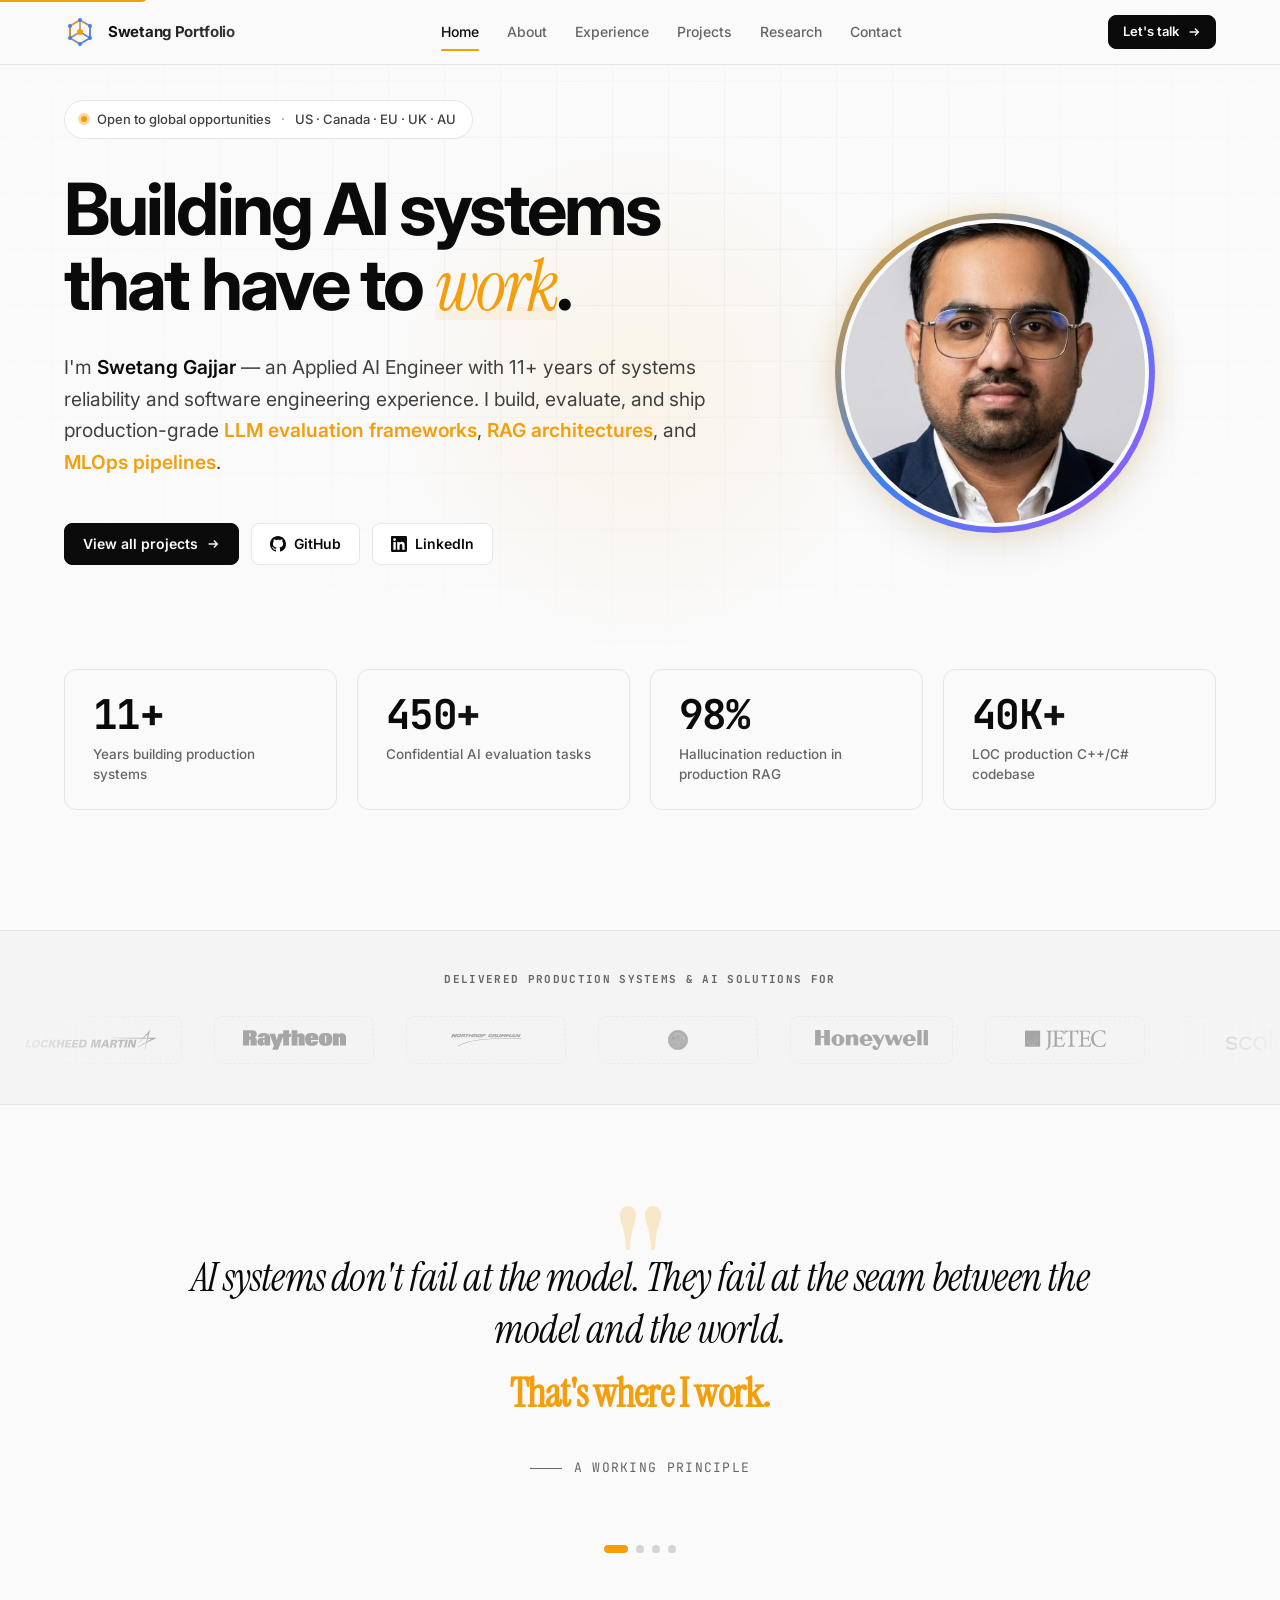
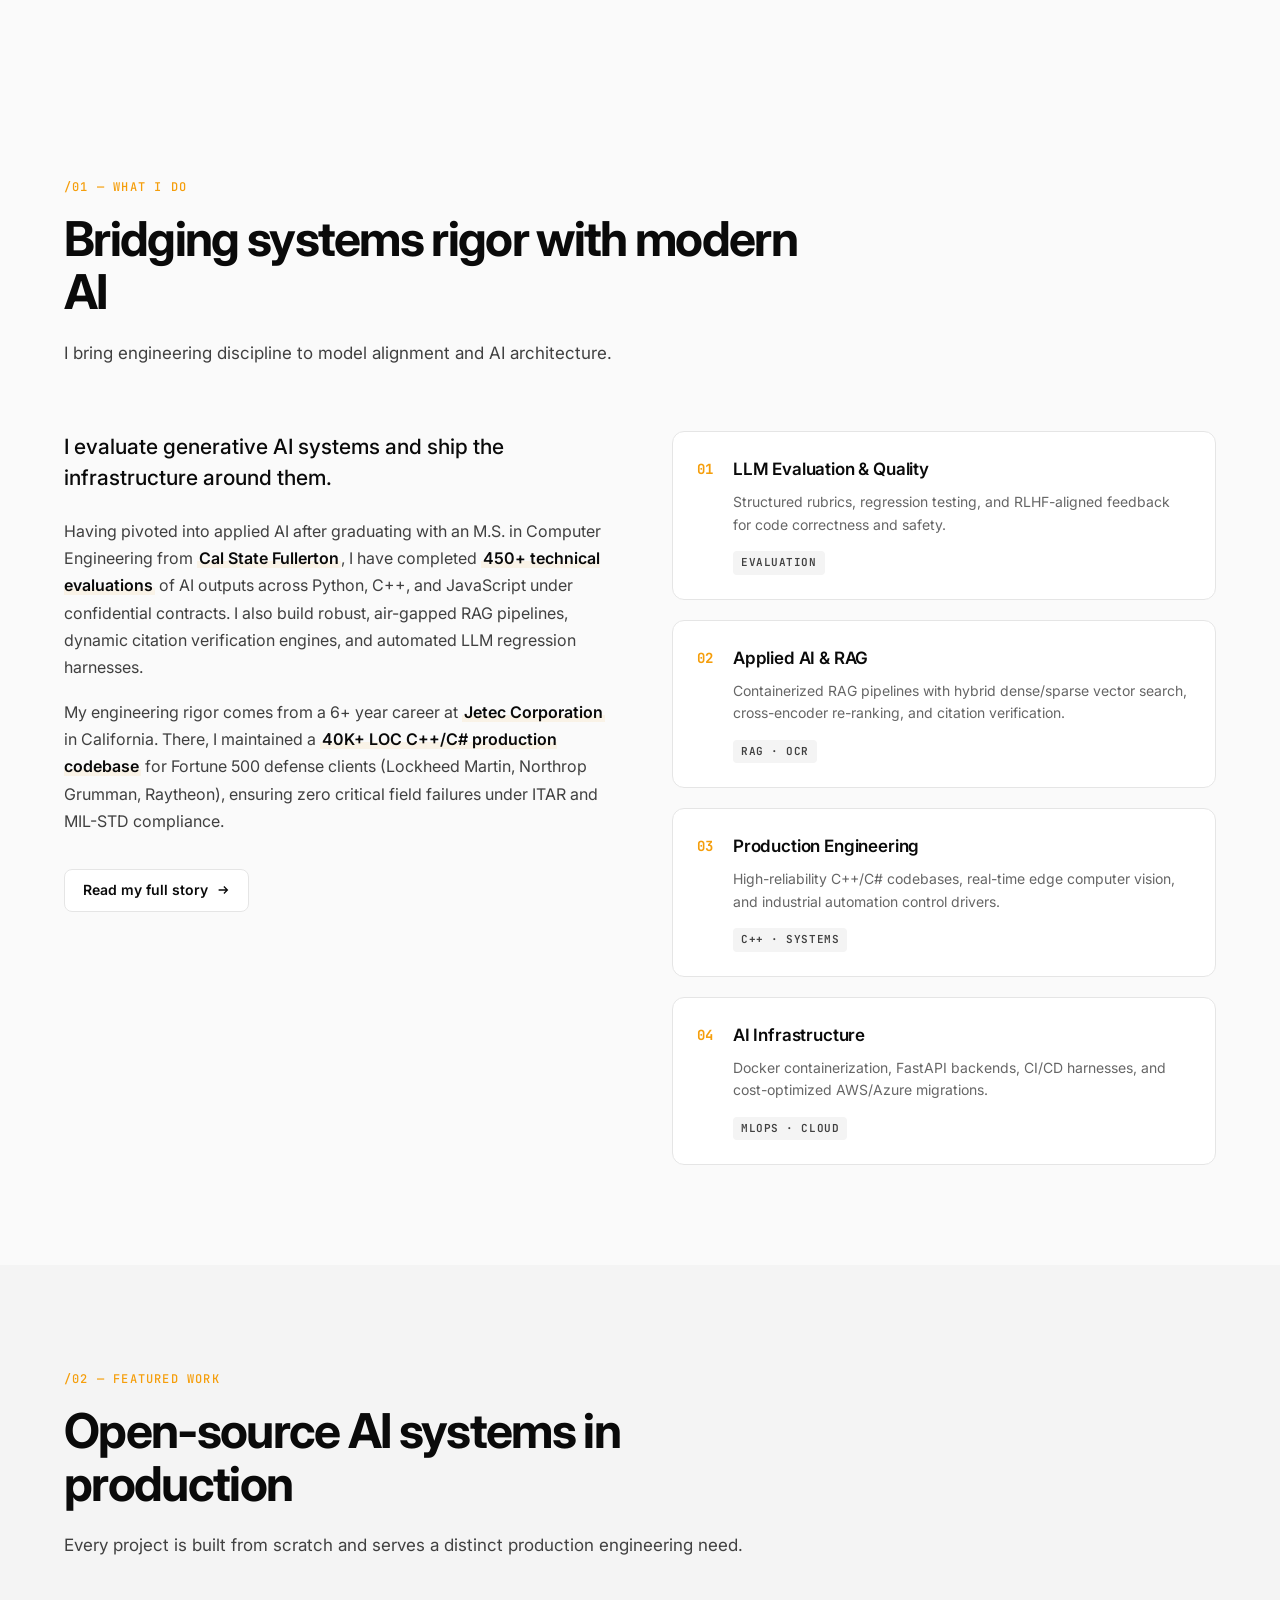
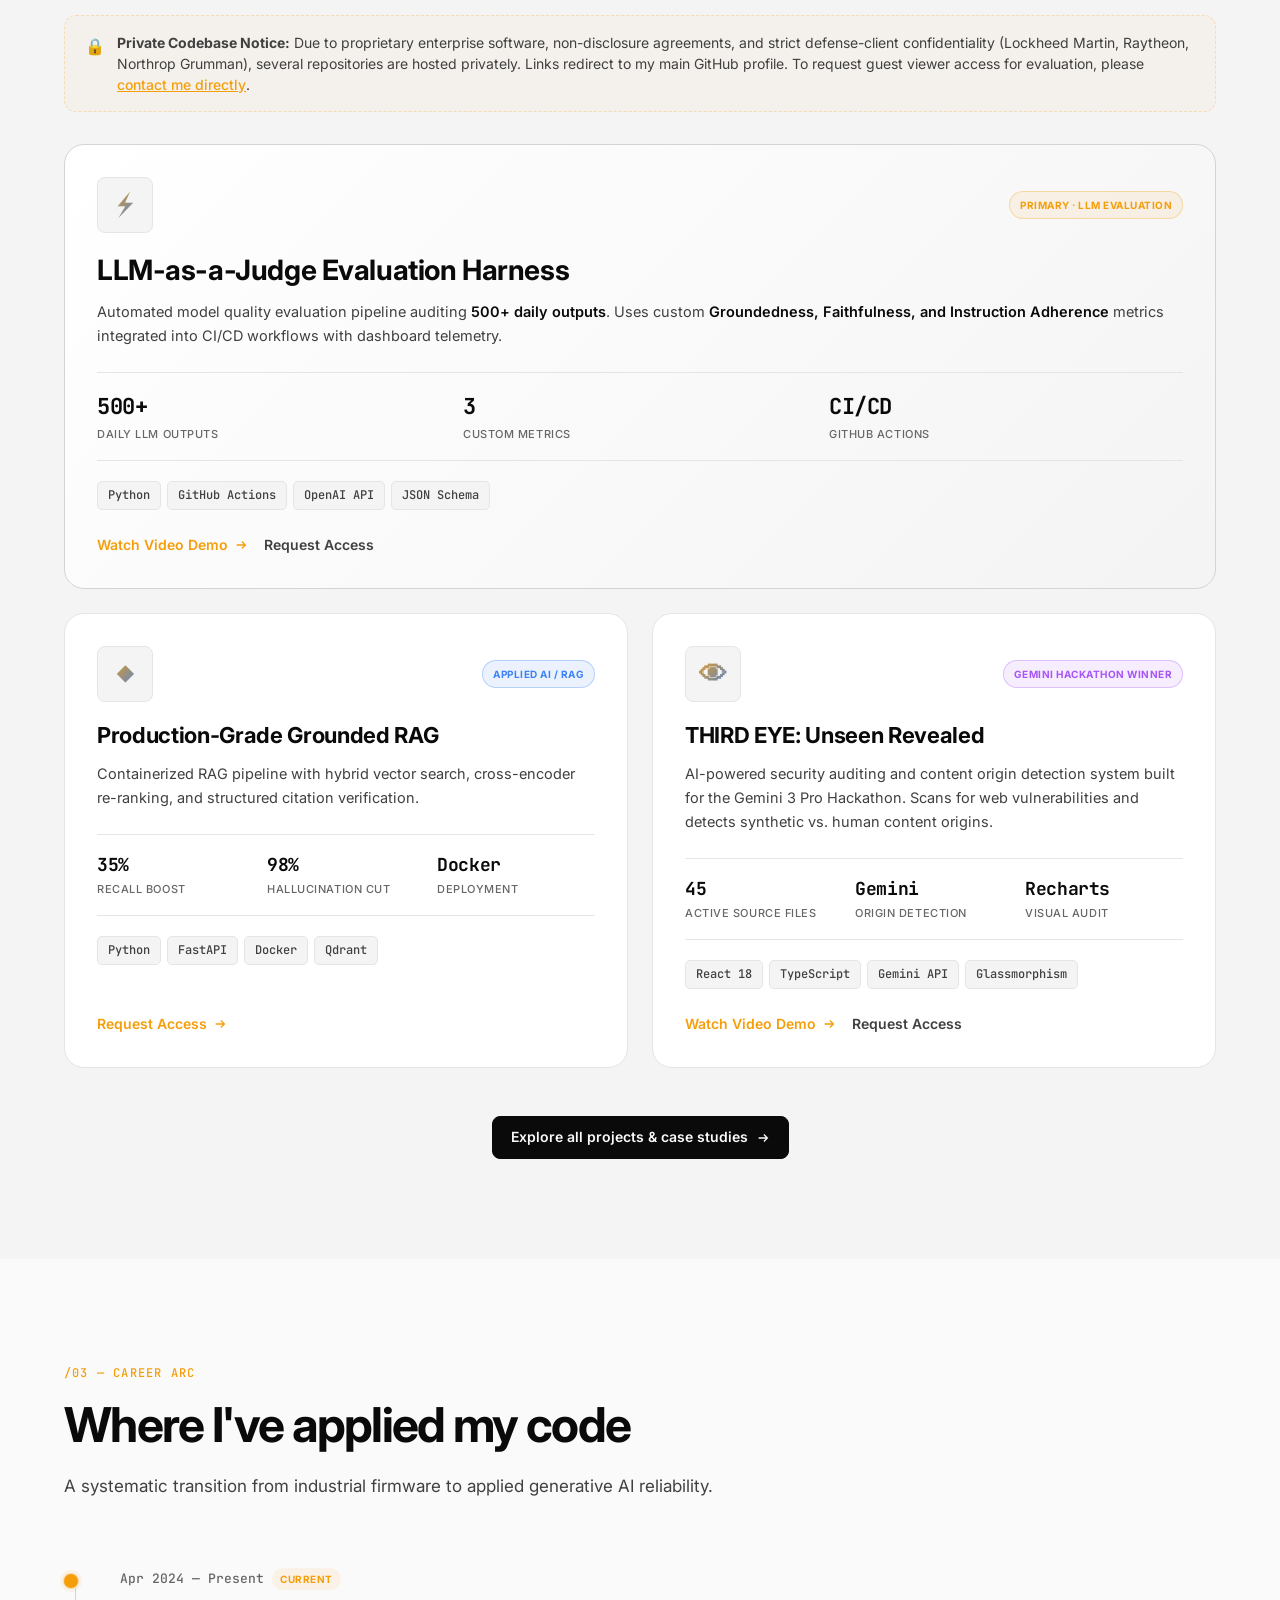
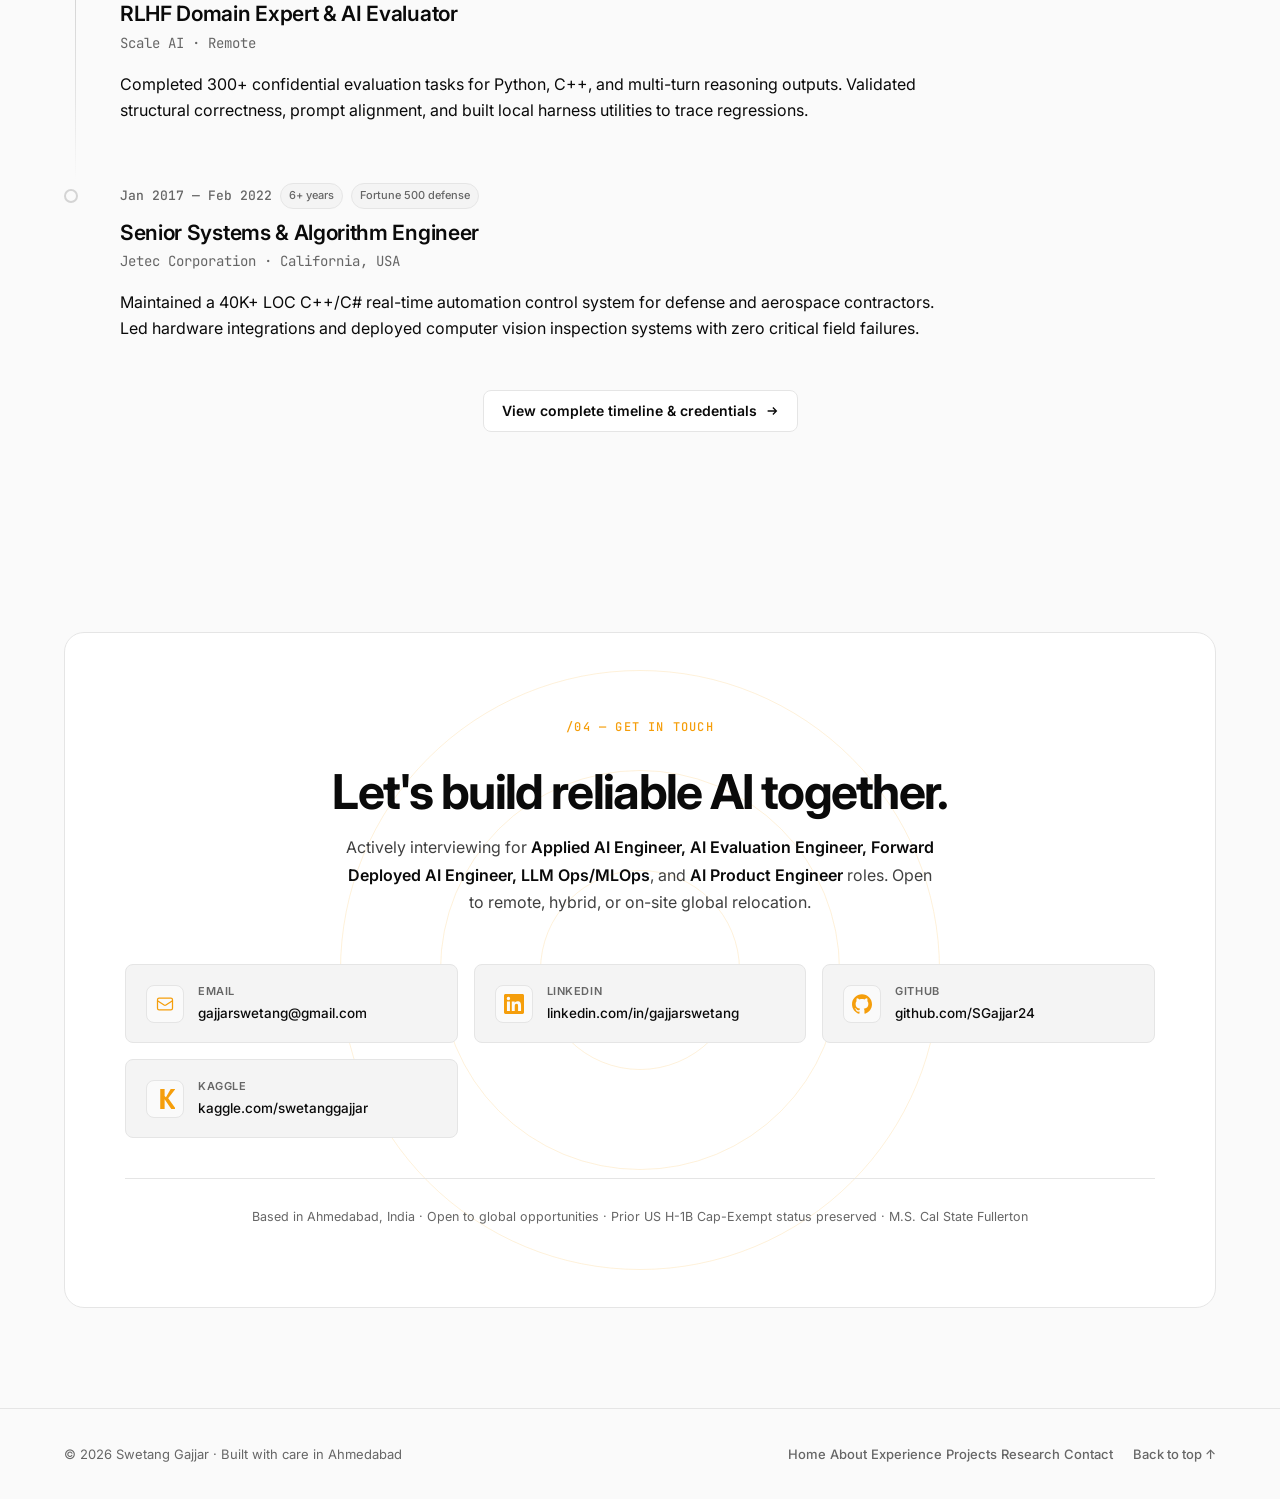
<file: index.html>
<!DOCTYPE html>
<html lang="en">
<head>
  <meta charset="UTF-8">
  <meta name="viewport" content="width=device-width, initial-scale=1.0">
  <title>Swetang Gajjar — Applied AI Engineer</title>
  <meta name="description" content="Applied AI Engineer with 11+ years building production systems — now focused on LLM evaluation, RAG architecture, and AI deployment reliability. M.S. Cal State Fullerton, Ex-Jetec (Lockheed Martin, Raytheon, Northrop Grumman).">
  <meta name="keywords" content="Applied AI Engineer, LLM Evaluation, RAG, AI Deployment, MLOps, Scale AI, Outlier, Lockheed Martin, Raytheon, Northrop Grumman, Cal State Fullerton">
  <meta name="author" content="Swetang Gajjar">

  <meta property="og:title" content="Swetang Gajjar — Applied AI Engineer">
  <meta property="og:description" content="Applied AI Engineer with 11+ years building production systems — now focused on LLM evaluation, RAG architecture, and AI deployment reliability.">
  <meta property="og:type" content="website">
  <meta property="og:url" content="https://swetang.vercel.app">
  <meta property="og:image" content="https://swetang.vercel.app/og-image.png">
  <meta name="twitter:card" content="summary_large_image">
  <meta name="twitter:title" content="Swetang Gajjar — Applied AI Engineer">
  <meta name="twitter:description" content="LLM evaluation, RAG, AI deployment. 11+ years production systems.">
  <meta name="twitter:image" content="https://swetang.vercel.app/og-image.png">
  <meta name="twitter:site" content="@SGajjar24">
  <link rel="canonical" href="https://swetang.vercel.app/">
  <meta name="theme-color" content="#0a0a0a">

  <link rel="icon" href="data:image/svg+xml,%3Csvg width='32' height='32' viewBox='0 0 32 32' fill='none' xmlns='http://www.w3.org/2000/svg'%3E%3Cdefs%3E%3ClinearGradient id='g' x1='0%25' y1='0%25' x2='100%25' y2='100%25'%3E%3Cstop offset='0%25' stop-color='%23f59e0b' /%3E%3Cstop offset='100%25' stop-color='%233b82f6' /%3E%3C/linearGradient%3E%3C/defs%3E%3Cpath d='M6 10L16 4L26 10V22L16 28L6 22V10Z' stroke='url(%23g)' stroke-width='2' stroke-linejoin='round' fill='none'/%3E%3Cpath d='M16 4V16L26 22M16 16L6 22' stroke='url(%23g)' stroke-width='1.5' stroke-linejoin='round'/%3E%3Ccircle cx='16' cy='16' r='3' fill='%23f59e0b' /%3E%3Ccircle cx='16' cy='4' r='2' fill='%233b82f6' /%3E%3Ccircle cx='6' cy='10' r='2' fill='%233b82f6' /%3E%3Ccircle cx='26' cy='10' r='2' fill='%233b82f6' /%3E%3Ccircle cx='6' cy='22' r='2' fill='%233b82f6' /%3E%3Ccircle cx='26' cy='22' r='2' fill='%233b82f6' /%3E%3Ccircle cx='16' cy='28' r='2' fill='%233b82f6' /%3E%3C/svg%3E">
  <link rel="preconnect" href="https://fonts.googleapis.com">
  <link rel="preconnect" href="https://fonts.gstatic.com" crossorigin>
  <link href="https://fonts.googleapis.com/css2?family=Inter:wght@400;500;600;700;800&family=JetBrains+Mono:wght@400;500&family=Instrument+Serif:ital@0;1&display=swap" rel="stylesheet">
  <link rel="stylesheet" href="styles.css">
  
  <!-- Shared Components and Core Logic scripts -->
  <script src="components.js" defer></script>

  <!-- Schema.org structured data -->
  <script type="application/ld+json">
  {
    "@context": "https://schema.org",
    "@graph": [
      {
        "@type": "WebSite",
        "@id": "https://swetang.vercel.app/#website",
        "url": "https://swetang.vercel.app",
        "name": "Swetang Gajjar — Applied AI Engineer",
        "description": "Applied AI Engineer with 11+ years building production systems — LLM evaluation, RAG architecture, and AI deployment reliability.",
        "publisher": { "@id": "https://swetang.vercel.app/#person" }
      },
      {
        "@type": "Person",
        "@id": "https://swetang.vercel.app/#person",
        "name": "Swetang Gajjar",
        "givenName": "Swetang",
        "familyName": "Gajjar",
        "url": "https://swetang.vercel.app",
        "image": "https://swetang.vercel.app/assets/profile.jpg",
        "description": "Applied AI Engineer with 11+ years building production systems. Expert in LLM evaluation, RAG architecture, and AI deployment reliability.",
        "jobTitle": "Applied AI Engineer",
        "alumniOf": {
          "@type": "CollegeOrUniversity",
          "name": "California State University, Fullerton"
        },
        "knowsAbout": ["LLM Evaluation", "RAG Architecture", "MLOps", "AI Deployment", "Systems Reliability", "RLHF"],
        "sameAs": [
          "https://github.com/SGajjar24",
          "https://www.linkedin.com/in/gajjarswetang",
          "https://www.kaggle.com/swetanggajjar"
        ],
        "mainEntityOfPage": { "@id": "https://swetang.vercel.app/#website" }
      }
    ]
  }
  </script>
</head>
<body>
  <!-- Skip link for accessibility -->
  <a href="#main" class="skip-link">Skip to content</a>

  <!-- Custom cursor removed to restore default browser cursor -->

  <!-- Scroll progress bar -->
  <div class="scroll-progress" id="scroll-progress" aria-hidden="true"></div>

  <!-- Noise texture overlay -->
  <div class="noise" aria-hidden="true"></div>



  <!-- Shared Header Navigation -->
  <header id="global-header"></header>

  <main id="main">
    <!-- ═══ HERO SECTION ═══ -->
    <section class="hero" id="top">
      <div class="hero-grid-bg" aria-hidden="true"></div>
      <div class="hero-glow" aria-hidden="true"></div>

      <div class="container">
        <div class="hero-grid">
          <!-- Text column -->
          <div class="hero-text-content">
            <div class="hero-badge magnetic" data-reveal>
              <span class="pulse-dot"></span>
              <span>Open to global opportunities</span>
              <span class="badge-divider">·</span>
              <span>US · Canada · EU · UK · AU</span>
            </div>

            <h1 class="hero-title" data-reveal data-reveal-delay="100">
              <span class="hero-line">Building AI systems</span>
              <span class="hero-line">that have to <span class="underline-anim">work</span>.</span>
            </h1>

            <p class="hero-subtitle" data-reveal data-reveal-delay="200">
              I'm <strong>Swetang Gajjar</strong> — an Applied AI Engineer with 11+ years of
              systems reliability and software engineering experience. I build, evaluate, and ship production-grade <em>LLM evaluation frameworks</em>, <em>RAG architectures</em>, and <em>MLOps pipelines</em>.
            </p>

            <div class="hero-actions" data-reveal data-reveal-delay="300">
              <a href="projects.html" class="btn btn-primary magnetic">
                <span>View all projects</span>
                <svg width="14" height="14" viewBox="0 0 16 16" fill="none" stroke="currentColor" stroke-width="1.5"><path d="M3 8h10M9 4l4 4-4 4"/></svg>
              </a>
              <a href="https://github.com/SGajjar24" target="_blank" rel="noreferrer" class="btn btn-ghost magnetic">
                <svg width="16" height="16" viewBox="0 0 16 16" fill="currentColor"><path d="M8 0C3.58 0 0 3.58 0 8c0 3.54 2.29 6.53 5.47 7.59.4.07.55-.17.55-.38 0-.19-.01-.82-.01-1.49-2.01.37-2.53-.49-2.69-.94-.09-.23-.48-.94-.82-1.13-.28-.15-.68-.52-.01-.53.63-.01 1.08.58 1.23.82.72 1.21 1.87.87 2.33.66.07-.52.28-.87.51-1.07-1.78-.2-3.64-.89-3.64-3.95 0-.87.31-1.59.82-2.15-.08-.2-.36-1.02.08-2.12 0 0 .67-.21 2.2.82.64-.18 1.32-.27 2-.27.68 0 1.36.09 2 .27 1.53-1.04 2.2-.82 2.2-.82.44 1.1.16 1.92.08 2.12.51.56.82 1.27.82 2.15 0 3.07-1.87 3.75-3.65 3.95.29.25.54.73.54 1.48 0 1.07-.01 1.93-.01 2.2 0 .21.15.46.55.38A8.013 8.013 0 0016 8c0-4.42-3.58-8-8-8z"/></svg>
                <span>GitHub</span>
              </a>
              <a href="https://www.linkedin.com/in/gajjarswetang" target="_blank" rel="noreferrer" class="btn btn-ghost magnetic">
                <svg width="16" height="16" viewBox="0 0 24 24" fill="currentColor"><path d="M20.447 20.452h-3.554v-5.569c0-1.328-.027-3.037-1.852-3.037-1.853 0-2.136 1.445-2.136 2.939v5.667H9.351V9h3.414v1.561h.046c.477-.9 1.637-1.85 3.37-1.85 3.601 0 4.267 2.37 4.267 5.455v6.286zM5.337 7.433a2.062 2.062 0 01-2.063-2.065 2.063 2.063 0 112.063 2.065zm1.782 13.019H3.555V9h3.564v11.452zM22.225 0H1.771C.792 0 0 .774 0 1.729v20.542C0 23.227.792 24 1.771 24h20.451C23.2 24 24 23.227 24 22.271V1.729C24 .774 23.2 0 22.222 0h.003z"/></svg>
                <span>LinkedIn</span>
              </a>
            </div>
          </div>
          
          <!-- Image column -->
          <div class="hero-image-content" data-reveal data-reveal-delay="250">
            <div class="hero-profile-wrap">
              <div class="hero-profile-crop">
                <img src="assets/profile.jpg" alt="Swetang Gajjar — Applied AI Engineer" class="hero-profile-img" width="320" height="320" fetchpriority="high">
              </div>
            </div>
          </div>
        </div>

        <!-- Hero Stats Row -->
        <div class="hero-stats" data-reveal data-reveal-delay="400">
          <div class="stat">
            <div class="stat-value" data-counter="11" data-suffix="+">0</div>
            <div class="stat-label">Years building production systems</div>
          </div>
          <div class="stat">
            <div class="stat-value" data-counter="450" data-suffix="+">0</div>
            <div class="stat-label">Confidential AI evaluation tasks</div>
          </div>
          <div class="stat">
            <div class="stat-value" data-counter="98" data-suffix="%">0</div>
            <div class="stat-label">Hallucination reduction in production RAG</div>
          </div>
          <div class="stat">
            <div class="stat-value" data-counter="40" data-suffix="K+">0</div>
            <div class="stat-label">LOC production C++/C# codebase</div>
          </div>
        </div>

      </div>
    </section>

    <!-- ═══ CREDIBILITY LOGO WALL CAROUSEL ═══ -->
    <section class="logo-wall" aria-label="Trusted partners and employers">
      <div class="logo-wall-container">
        <h2 class="logo-wall-title">DELIVERED PRODUCTION SYSTEMS & AI SOLUTIONS FOR</h2>
        <div class="logo-marquee-wrapper">
          <div class="logo-marquee-content">
            <div class="logo-wall-item" title="Lockheed Martin">
              <img src="assets/logos/lockheed-martin.svg" class="company-logo" alt="Lockheed Martin Logo">
            </div>
            <div class="logo-wall-item" title="Raytheon">
              <img src="assets/logos/raytheon.svg" class="company-logo" alt="Raytheon Logo">
            </div>
            <div class="logo-wall-item" title="Northrop Grumman">
              <img src="assets/logos/northrop-grumman.svg" class="company-logo" alt="Northrop Grumman Logo">
            </div>
            <div class="logo-wall-item" title="Crane Army">
              <img src="assets/logos/crane-army.svg" class="company-logo" alt="Crane Army Logo">
            </div>
            <div class="logo-wall-item" title="Honeywell">
              <img src="assets/logos/honeywell.svg" class="company-logo" alt="Honeywell Logo">
            </div>
            <div class="logo-wall-item" title="Jetec">
              <img src="assets/logos/jetec.png" class="company-logo" alt="Jetec Logo">
            </div>
            <div class="logo-wall-item" title="Scale AI">
              <img src="assets/logos/scale-ai.svg" class="company-logo" alt="Scale AI Logo">
            </div>
            <div class="logo-wall-item" title="Outlier">
              <img src="assets/logos/outlier.svg" class="company-logo" alt="Outlier Logo">
            </div>
          </div>
          <!-- Duplicate track for seamless infinite marquee effect -->
          <div class="logo-marquee-content" aria-hidden="true">
            <div class="logo-wall-item" title="Lockheed Martin">
              <img src="assets/logos/lockheed-martin.svg" class="company-logo" alt="Lockheed Martin Logo">
            </div>
            <div class="logo-wall-item" title="Raytheon">
              <img src="assets/logos/raytheon.svg" class="company-logo" alt="Raytheon Logo">
            </div>
            <div class="logo-wall-item" title="Northrop Grumman">
              <img src="assets/logos/northrop-grumman.svg" class="company-logo" alt="Northrop Grumman Logo">
            </div>
            <div class="logo-wall-item" title="Crane Army">
              <img src="assets/logos/crane-army.svg" class="company-logo" alt="Crane Army Logo">
            </div>
            <div class="logo-wall-item" title="Honeywell">
              <img src="assets/logos/honeywell.svg" class="company-logo" alt="Honeywell Logo">
            </div>
            <div class="logo-wall-item" title="Jetec">
              <img src="assets/logos/jetec.png" class="company-logo" alt="Jetec Logo">
            </div>
            <div class="logo-wall-item" title="Scale AI">
              <img src="assets/logos/scale-ai.svg" class="company-logo" alt="Scale AI Logo">
            </div>
            <div class="logo-wall-item" title="Outlier">
              <img src="assets/logos/outlier.svg" class="company-logo" alt="Outlier Logo">
            </div>
          </div>
        </div>
      </div>
    </section>

    <!-- ═══ MANIFESTO SECTION ═══ -->
    <section class="manifesto">
      <div class="container">
        <div class="manifesto-slider-container" data-reveal>
          <!-- Slide 1 -->
          <div class="manifesto-slide active">
            <div class="manifesto-mark">"</div>
            <p class="manifesto-text">
              AI systems don't fail at the model.
              They fail at the seam between the model and the world.
              <span class="manifesto-accent">That's where I work.</span>
            </p>
            <div class="manifesto-attr">
              <span class="manifesto-line"></span>
              <span>A working principle</span>
            </div>
          </div>
          <!-- Slide 2 -->
          <div class="manifesto-slide">
            <div class="manifesto-mark">"</div>
            <p class="manifesto-text">
              True engineering is not about building the smartest system, but the most predictable one.
              <span class="manifesto-accent">Consistency over complexity.</span>
            </p>
            <div class="manifesto-attr">
              <span class="manifesto-line"></span>
              <span>Systems Engineering Philosophy</span>
            </div>
          </div>
          <!-- Slide 3 -->
          <div class="manifesto-slide">
            <div class="manifesto-mark">"</div>
            <p class="manifesto-text">
              An evaluation without rigor is just an opinion. We must measure LLMs with the same precision as industrial firmware.
              <span class="manifesto-accent">Evaluate, validate, then deploy.</span>
            </p>
            <div class="manifesto-attr">
              <span class="manifesto-line"></span>
              <span>LLM Evaluation Core Principle</span>
            </div>
          </div>
          <!-- Slide 4 -->
          <div class="manifesto-slide">
            <div class="manifesto-mark">"</div>
            <p class="manifesto-text">
              Defense-grade software demands zero critical failures. We carry that same engineering discipline into the unpredictable world of generative AI.
              <span class="manifesto-accent">Rigor in every line.</span>
            </p>
            <div class="manifesto-attr">
              <span class="manifesto-line"></span>
              <span>Reliability Philosophy</span>
            </div>
          </div>
        </div>
        <!-- Slider Dots Indicators -->
        <div class="slider-dots" data-reveal>
          <span class="dot active" data-slide="0" aria-label="Go to slide 1"></span>
          <span class="dot" data-slide="1" aria-label="Go to slide 2"></span>
          <span class="dot" data-slide="2" aria-label="Go to slide 3"></span>
          <span class="dot" data-slide="3" aria-label="Go to slide 4"></span>
        </div>
      </div>
    </section>

    <!-- ═══ SHORT ABOUT / 4 PILLARS ═══ -->
    <section class="section">
      <div class="container">
        <div class="section-header">
          <span class="section-eyebrow">/01 — What I do</span>
          <h2 class="section-title">Bridging systems rigor with modern AI</h2>
          <p class="section-description">I bring engineering discipline to model alignment and AI architecture.</p>
        </div>

        <div class="about-grid">
          <div class="about-content" data-reveal>
            <p class="lead">
              I evaluate generative AI systems and ship the infrastructure around them.
            </p>
            <p>
              Having pivoted into applied AI after graduating with an M.S. in Computer Engineering from <strong>Cal State Fullerton</strong>, I have completed <strong>450+ technical evaluations</strong> of AI outputs across Python, C++, and JavaScript under confidential contracts. I also build robust, air-gapped RAG pipelines, dynamic citation verification engines, and automated LLM regression harnesses.
            </p>
            <p>
              My engineering rigor comes from a 6+ year career at <strong>Jetec Corporation</strong> in California. There, I maintained a <strong>40K+ LOC C++/C# production codebase</strong> for Fortune 500 defense clients (Lockheed Martin, Northrop Grumman, Raytheon), ensuring zero critical field failures under ITAR and MIL-STD compliance.
            </p>
            <a href="about.html" class="btn btn-ghost magnetic" style="margin-top: 16px;">
              <span>Read my full story</span>
              <svg width="14" height="14" viewBox="0 0 16 16" fill="none" stroke="currentColor" stroke-width="1.5"><path d="M3 8h10M9 4l4 4-4 4"/></svg>
            </a>
          </div>

          <div class="pillar-stack" data-reveal data-reveal-delay="150">
            <div class="pillar">
              <div class="pillar-num">01</div>
              <div class="pillar-body">
                <h3>LLM Evaluation &amp; Quality</h3>
                <p>Structured rubrics, regression testing, and RLHF-aligned feedback for code correctness and safety.</p>
                <div class="pillar-tag">Evaluation</div>
              </div>
            </div>
            <div class="pillar">
              <div class="pillar-num">02</div>
              <div class="pillar-body">
                <h3>Applied AI &amp; RAG</h3>
                <p>Containerized RAG pipelines with hybrid dense/sparse vector search, cross-encoder re-ranking, and citation verification.</p>
                <div class="pillar-tag">RAG · OCR</div>
              </div>
            </div>
            <div class="pillar">
              <div class="pillar-num">03</div>
              <div class="pillar-body">
                <h3>Production Engineering</h3>
                <p>High-reliability C++/C# codebases, real-time edge computer vision, and industrial automation control drivers.</p>
                <div class="pillar-tag">C++ · Systems</div>
              </div>
            </div>
            <div class="pillar">
              <div class="pillar-num">04</div>
              <div class="pillar-body">
                <h3>AI Infrastructure</h3>
                <p>Docker containerization, FastAPI backends, CI/CD harnesses, and cost-optimized AWS/Azure migrations.</p>
                <div class="pillar-tag">MLOps · Cloud</div>
              </div>
            </div>
          </div>
        </div>
      </div>
    </section>

    <!-- ═══ FEATURED PROJECTS ═══ -->
    <section class="section section-alt">
      <div class="container">
        <div class="section-header">
          <span class="section-eyebrow">/02 — Featured Work</span>
          <h2 class="section-title">Open-source AI systems in production</h2>
          <p class="section-description">Every project is built from scratch and serves a distinct production engineering need.</p>
        </div>

        <!-- Private Codebase Notice -->
        <div class="private-repo-notice" data-reveal>
          <span class="notice-icon">🔒</span>
          <span>
            <strong>Private Codebase Notice:</strong> Due to proprietary enterprise software, non-disclosure agreements, and strict defense-client confidentiality (Lockheed Martin, Raytheon, Northrop Grumman), several repositories are hosted privately. Links redirect to my main GitHub profile. To request guest viewer access for evaluation, please <a href="contact.html">contact me directly</a>.
          </span>
        </div>

        <div class="projects-grid">
          <!-- Card 1 (Featured - Spans 2 Columns) -->
          <article class="project-card project-featured" data-reveal>
            <div class="project-glow"></div>
            <div class="project-header">
              <div class="project-icon-wrap">
                <div class="project-icon">⚡</div>
              </div>
              <span class="project-tag tag-amber">Primary · LLM Evaluation</span>
            </div>
            <h3 class="project-title">LLM-as-a-Judge Evaluation Harness</h3>
            <p class="project-description">
              Automated model quality evaluation pipeline auditing <strong>500+ daily outputs</strong>. Uses custom <strong>Groundedness, Faithfulness, and Instruction Adherence</strong> metrics integrated into CI/CD workflows with dashboard telemetry.
            </p>
            <div class="project-stats">
              <div class="project-stat">
                <div class="project-stat-value">500+</div>
                <div class="project-stat-label">Daily LLM outputs</div>
              </div>
              <div class="project-stat">
                <div class="project-stat-value">3</div>
                <div class="project-stat-label">Custom metrics</div>
              </div>
              <div class="project-stat">
                <div class="project-stat-value">CI/CD</div>
                <div class="project-stat-label">GitHub Actions</div>
              </div>
            </div>
            <div class="project-tech">
              <span>Python</span>
              <span>GitHub Actions</span>
              <span>OpenAI API</span>
              <span>JSON Schema</span>
            </div>
            <div style="display: flex; gap: 16px; margin-top: auto; flex-wrap: wrap;">
              <a href="https://www.youtube.com/watch?v=YzLZ1tC7_L4" target="_blank" rel="noreferrer" class="project-link magnetic">
                <span>Watch Video Demo</span>
                <svg width="14" height="14" viewBox="0 0 16 16" fill="none" stroke="currentColor" stroke-width="1.5"><path d="M3 8h10M9 4l4 4-4 4"/></svg>
              </a>
              <a href="https://github.com/SGajjar24" target="_blank" rel="noreferrer" class="project-link magnetic" style="color: var(--text-secondary);">
                <span>Request Access</span>
              </a>
            </div>
          </article>

          <!-- Card 2 (Standard - Spans 1 Column) -->
          <article class="project-card" data-reveal>
            <div class="project-glow"></div>
            <div class="project-header">
              <div class="project-icon-wrap">
                <div class="project-icon">◆</div>
              </div>
              <span class="project-tag tag-blue">Applied AI / RAG</span>
            </div>
            <h3 class="project-title">Production-Grade Grounded RAG</h3>
            <p class="project-description">
              Containerized RAG pipeline with hybrid vector search, cross-encoder re-ranking, and structured citation verification.
            </p>
            <div class="project-stats">
              <div class="project-stat">
                <div class="project-stat-value">35%</div>
                <div class="project-stat-label">Recall boost</div>
              </div>
              <div class="project-stat">
                <div class="project-stat-value">98%</div>
                <div class="project-stat-label">Hallucination cut</div>
              </div>
              <div class="project-stat">
                <div class="project-stat-value">Docker</div>
                <div class="project-stat-label">Deployment</div>
              </div>
            </div>
            <div class="project-tech">
              <span>Python</span>
              <span>FastAPI</span>
              <span>Docker</span>
              <span>Qdrant</span>
            </div>
            <a href="https://github.com/SGajjar24" target="_blank" rel="noreferrer" class="project-link magnetic">
              <span>Request Access</span>
              <svg width="14" height="14" viewBox="0 0 16 16" fill="none" stroke="currentColor" stroke-width="1.5"><path d="M3 8h10M9 4l4 4-4 4"/></svg>
            </a>
          </article>

          <!-- Card 3 (Standard - Spans 1 Column) -->
          <article class="project-card" data-reveal>
            <div class="project-glow"></div>
            <div class="project-header">
              <div class="project-icon-wrap">
                <div class="project-icon">👁</div>
              </div>
              <span class="project-tag tag-purple">Gemini Hackathon Winner</span>
            </div>
            <h3 class="project-title">THIRD EYE: Unseen Revealed</h3>
            <p class="project-description">
              AI-powered security auditing and content origin detection system built for the Gemini 3 Pro Hackathon. Scans for web vulnerabilities and detects synthetic vs. human content origins.
            </p>
            <div class="project-stats">
              <div class="project-stat">
                <div class="project-stat-value">45</div>
                <div class="project-stat-label">Active Source Files</div>
              </div>
              <div class="project-stat">
                <div class="project-stat-value">Gemini</div>
                <div class="project-stat-label">Origin Detection</div>
              </div>
              <div class="project-stat">
                <div class="project-stat-value">Recharts</div>
                <div class="project-stat-label">Visual Audit</div>
              </div>
            </div>
            <div class="project-tech">
              <span>React 18</span>
              <span>TypeScript</span>
              <span>Gemini API</span>
              <span>Glassmorphism</span>
            </div>
            <div style="display: flex; gap: 16px; margin-top: auto; flex-wrap: wrap;">
              <a href="https://www.youtube.com/watch?v=veSYGxprbis" target="_blank" rel="noreferrer" class="project-link magnetic">
                <span>Watch Video Demo</span>
                <svg width="14" height="14" viewBox="0 0 16 16" fill="none" stroke="currentColor" stroke-width="1.5"><path d="M3 8h10M9 4l4 4-4 4"/></svg>
              </a>
              <a href="https://github.com/SGajjar24" target="_blank" rel="noreferrer" class="project-link magnetic" style="color: var(--text-secondary);">
                <span>Request Access</span>
              </a>
            </div>
          </article>
        </div>

        <div style="text-align: center; margin-top: 48px;" data-reveal>
          <a href="projects.html" class="btn btn-primary magnetic">
            <span>Explore all projects & case studies</span>
            <svg width="14" height="14" viewBox="0 0 16 16" fill="none" stroke="currentColor" stroke-width="1.5"><path d="M3 8h10M9 4l4 4-4 4"/></svg>
          </a>
        </div>
      </div>
    </section>

    <!-- ═══ EXPERIENCE SUMMARY ═══ -->
    <section class="section">
      <div class="container">
        <div class="section-header">
          <span class="section-eyebrow">/03 — Career Arc</span>
          <h2 class="section-title">Where I've applied my code</h2>
          <p class="section-description">A systematic transition from industrial firmware to applied generative AI reliability.</p>
        </div>

        <div class="timeline">
          <div class="timeline-item" data-reveal>
            <div class="timeline-rail"></div>
            <div class="timeline-marker">
              <div class="timeline-dot current">
                <span class="timeline-pulse"></span>
              </div>
            </div>
            <div class="timeline-content">
              <div class="timeline-meta">
                <span class="timeline-date">Apr 2024 — Present</span>
                <span class="timeline-badge current-badge">Current</span>
              </div>
              <h3 class="timeline-role">RLHF Domain Expert &amp; AI Evaluator</h3>
              <p class="timeline-company">Scale AI · Remote</p>
              <p class="timeline-bullets" style="list-style: none; margin-top: 8px;">
                Completed 300+ confidential evaluation tasks for Python, C++, and multi-turn reasoning outputs. Validated structural correctness, prompt alignment, and built local harness utilities to trace regressions.
              </p>
            </div>
          </div>

          <div class="timeline-item" data-reveal>
            <div class="timeline-rail"></div>
            <div class="timeline-marker">
              <div class="timeline-dot"></div>
            </div>
            <div class="timeline-content">
              <div class="timeline-meta">
                <span class="timeline-date">Jan 2017 — Feb 2022</span>
                <span class="timeline-tag">6+ years</span>
                <span class="timeline-tag">Fortune 500 defense</span>
              </div>
              <h3 class="timeline-role">Senior Systems &amp; Algorithm Engineer</h3>
              <p class="timeline-company">Jetec Corporation · California, USA</p>
              <p class="timeline-bullets" style="list-style: none; margin-top: 8px;">
                Maintained a 40K+ LOC C++/C# real-time automation control system for defense and aerospace contractors. Led hardware integrations and deployed computer vision inspection systems with zero critical field failures.
              </p>
            </div>
          </div>
        </div>

        <div style="text-align: center; margin-top: 48px;" data-reveal>
          <a href="experience.html" class="btn btn-ghost magnetic">
            <span>View complete timeline & credentials</span>
            <svg width="14" height="14" viewBox="0 0 16 16" fill="none" stroke="currentColor" stroke-width="1.5"><path d="M3 8h10M9 4l4 4-4 4"/></svg>
          </a>
        </div>
      </div>
    </section>

    <!-- ═══ CONTACT ═══ -->
    <section id="contact" class="section">
      <div class="container">
        <div class="contact-card" data-reveal>
          <div class="contact-deco" aria-hidden="true">
            <div class="contact-ring contact-ring-1"></div>
            <div class="contact-ring contact-ring-2"></div>
            <div class="contact-ring contact-ring-3"></div>
          </div>

          <div class="contact-content">
            <span class="section-eyebrow">/04 — Get in touch</span>
            <h2 class="contact-title">Let's build reliable AI together.</h2>
            <p class="contact-lead">
              Actively interviewing for <strong>Applied AI Engineer, AI Evaluation Engineer, Forward Deployed AI Engineer, LLM Ops/MLOps</strong>, and <strong>AI Product Engineer</strong> roles. Open to remote, hybrid, or on-site global relocation.
            </p>

            <div class="contact-grid">
              <a href="mailto:gajjarswetang@gmail.com" class="contact-item magnetic">
                <div class="contact-icon">
                  <svg width="20" height="20" viewBox="0 0 24 24" fill="none" stroke="currentColor" stroke-width="1.5"><path d="M3 8l7.89 5.26a2 2 0 002.22 0L21 8M5 19h14a2 2 0 002-2V7a2 2 0 00-2-2H5a2 2 0 00-2 2v10a2 2 0 002 2z"/></svg>
                </div>
                <div>
                  <div class="contact-label">Email</div>
                  <div class="contact-value">gajjarswetang@gmail.com</div>
                </div>
              </a>

              <a href="https://www.linkedin.com/in/gajjarswetang" target="_blank" rel="noreferrer" class="contact-item magnetic">
                <div class="contact-icon">
                  <svg width="20" height="20" viewBox="0 0 24 24" fill="currentColor"><path d="M20.447 20.452h-3.554v-5.569c0-1.328-.027-3.037-1.852-3.037-1.853 0-2.136 1.445-2.136 2.939v5.667H9.351V9h3.414v1.561h.046c.477-.9 1.637-1.85 3.37-1.85 3.601 0 4.267 2.37 4.267 5.455v6.286zM5.337 7.433a2.062 2.062 0 01-2.063-2.065 2.063 2.063 0 112.063 2.065zm1.782 13.019H3.555V9h3.564v11.452zM22.225 0H1.771C.792 0 0 .774 0 1.729v20.542C0 23.227.792 24 1.771 24h20.451C23.2 24 24 23.227 24 22.271V1.729C24 .774 23.2 0 22.222 0h.003z"/></svg>
                </div>
                <div>
                  <div class="contact-label">LinkedIn</div>
                  <div class="contact-value">linkedin.com/in/gajjarswetang</div>
                </div>
              </a>

              <a href="https://github.com/SGajjar24" target="_blank" rel="noreferrer" class="contact-item magnetic">
                <div class="contact-icon">
                  <svg width="20" height="20" viewBox="0 0 24 24" fill="currentColor"><path d="M12 .297c-6.63 0-12 5.373-12 12 0 5.303 3.438 9.8 8.205 11.385.6.113.82-.258.82-.577 0-.285-.01-1.04-.015-2.04-3.338.724-4.042-1.61-4.042-1.61C4.422 18.07 3.633 17.7 3.633 17.7c-1.087-.744.084-.729.084-.729 1.205.084 1.838 1.236 1.838 1.236 1.07 1.835 2.809 1.305 3.495.998.108-.776.417-1.305.76-1.605-2.665-.3-5.466-1.332-5.466-5.93 0-1.31.465-2.38 1.235-3.22-.135-.303-.54-1.523.105-3.176 0 0 1.005-.322 3.3 1.23.96-.267 1.98-.399 3-.405 1.02.006 2.04.138 3 .405 2.28-1.552 3.285-1.23 3.285-1.23.645 1.653.24 2.873.12 3.176.765.84 1.23 1.91 1.23 3.22 0 4.61-2.805 5.625-5.475 5.92.42.36.81 1.096.81 2.22 0 1.606-.015 2.896-.015 3.286 0 .315.21.69.825.57C20.565 22.092 24 17.592 24 12.297c0-6.627-5.373-12-12-12"/></svg>
                </div>
                <div>
                  <div class="contact-label">GitHub</div>
                  <div class="contact-value">github.com/SGajjar24</div>
                </div>
              </a>

              <a href="https://www.kaggle.com/swetanggajjar" target="_blank" rel="noreferrer" class="contact-item magnetic">
                <div class="contact-icon">
                  <svg width="20" height="20" viewBox="0 0 24 24" fill="currentColor"><path d="M18.825 0l-5.698 9.948L11.536 8.35V0H6.282v24h5.254V12.183l7.982 11.817H25l-9.155-12.871L24.502 0h-5.677z"/></svg>
                </div>
                <div>
                  <div class="contact-label">Kaggle</div>
                  <div class="contact-value">kaggle.com/swetanggajjar</div>
                </div>
              </a>
            </div>

            <div class="contact-footer">
              <p>Based in Ahmedabad, India · Open to global opportunities · Prior US H-1B Cap-Exempt status preserved · M.S. Cal State Fullerton</p>
            </div>
          </div>
        </div>
      </div>
    </section>
  </main>

  <!-- Shared Footer Component -->
  <footer id="global-footer"></footer>

  <script src="app.js"></script>
</body>
</html>
</file>
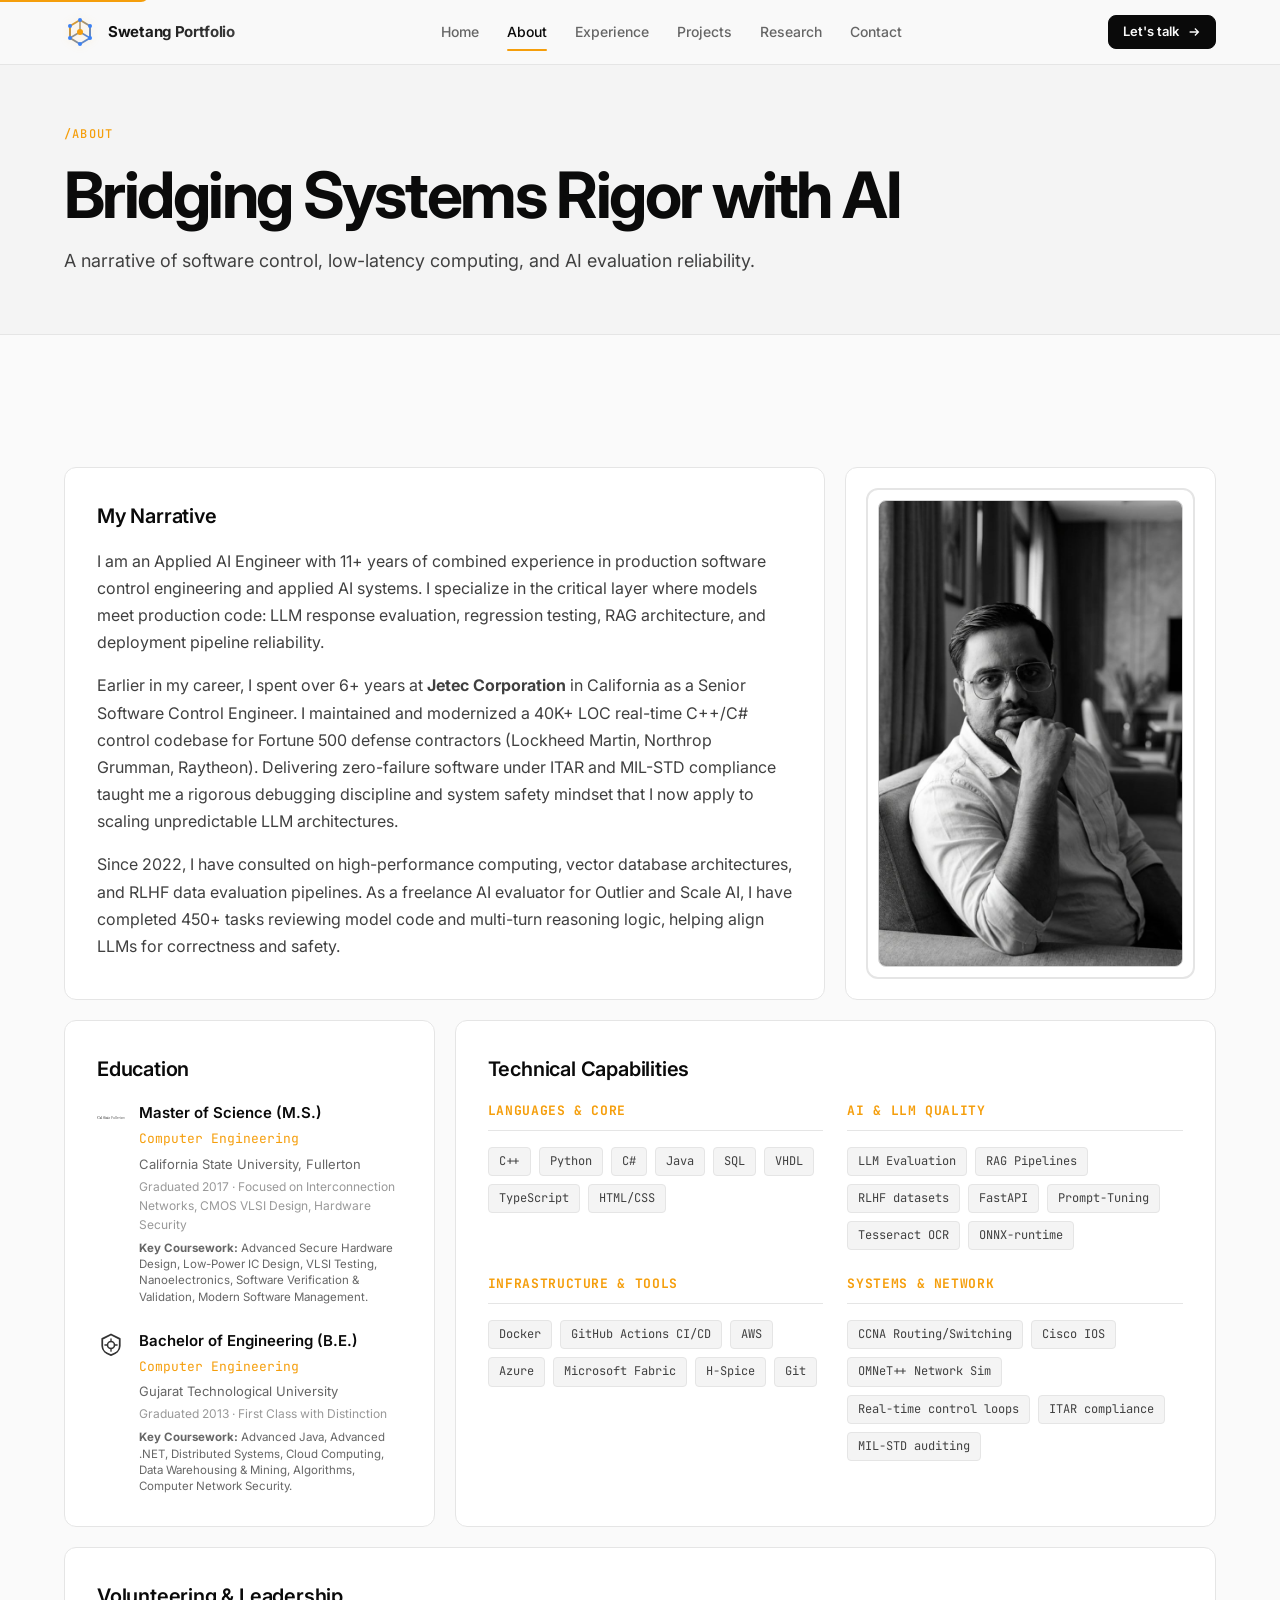
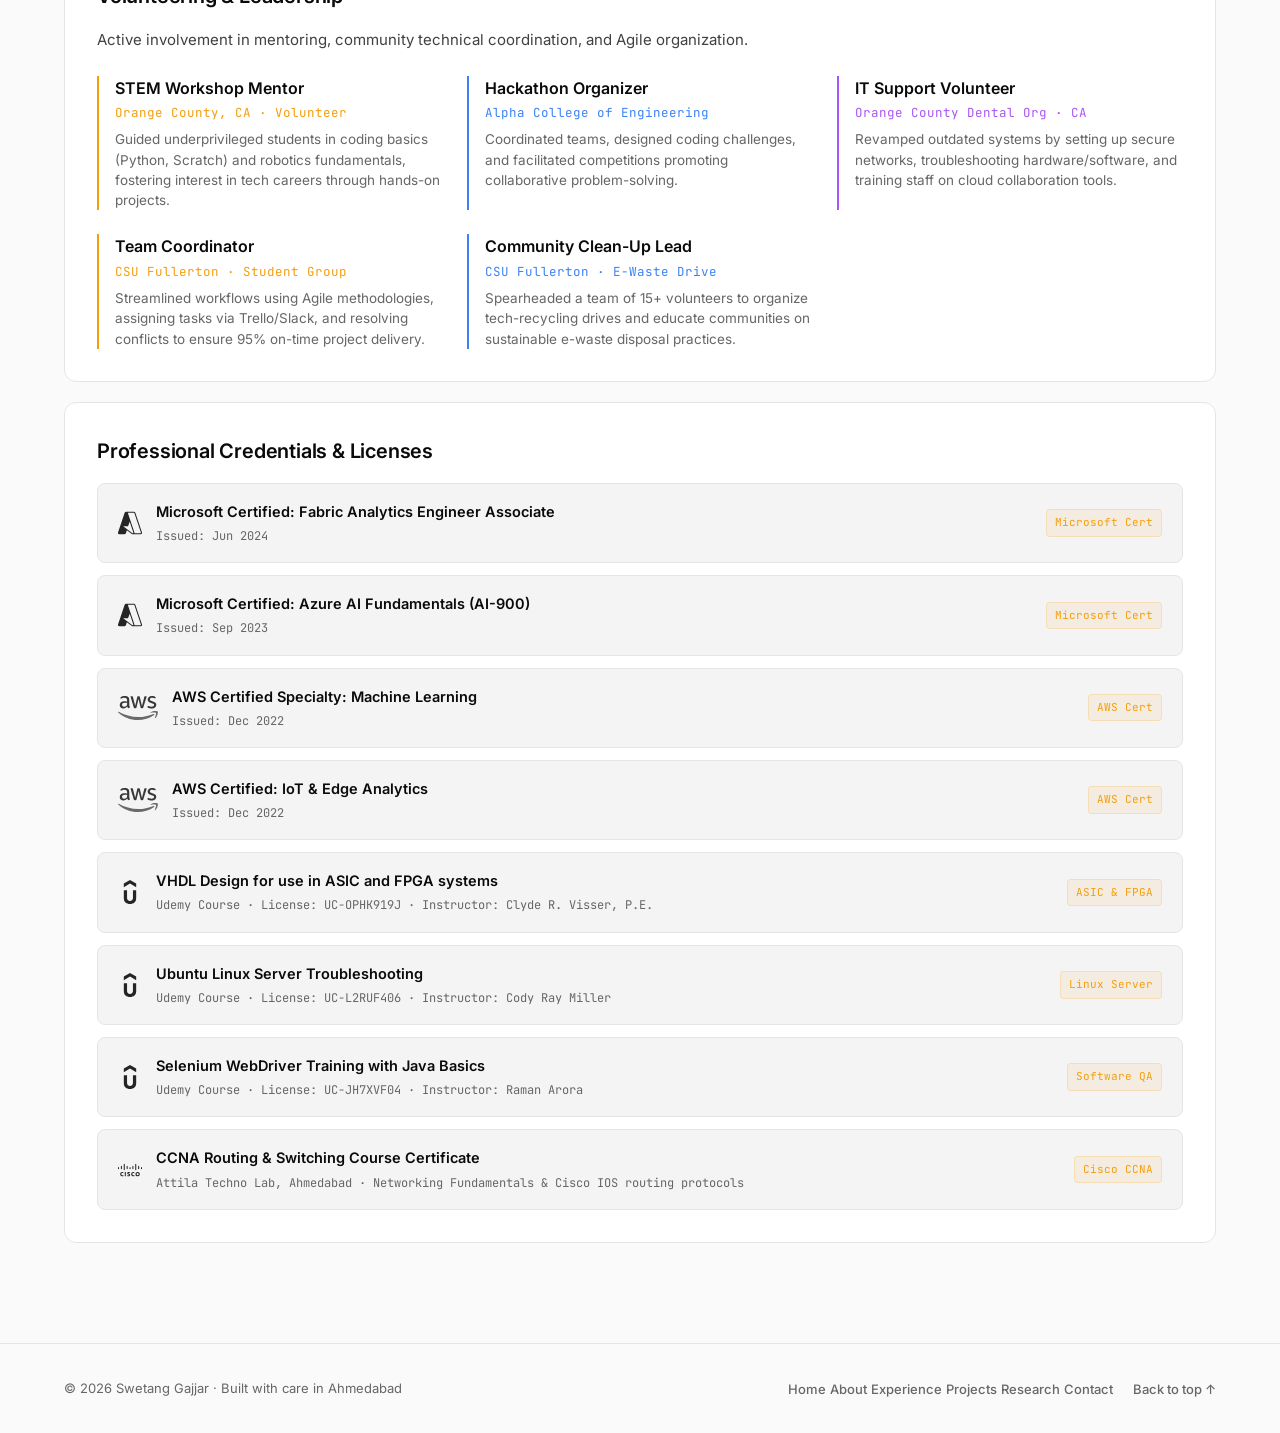
<file: about.html>
<!DOCTYPE html>
<html lang="en">
<head>
  <meta charset="UTF-8">
  <meta name="viewport" content="width=device-width, initial-scale=1.0">
  <title>About — Swetang Gajjar</title>
  <meta name="description" content="Read about Swetang Gajjar's background, education at CSU Fullerton, industry certifications, and technical expertise spanning C++, Python, and applied AI systems.">
  <meta name="keywords" content="Applied AI Engineer, LLM Evaluation, RAG, AI Deployment, MLOps, Scale AI, Outlier, Lockheed Martin, Raytheon, Northrop Grumman, Cal State Fullerton">
  <meta name="author" content="Swetang Gajjar">

  <meta property="og:title" content="About Swetang Gajjar — Applied AI Engineer">
  <meta property="og:description" content="Explore Swetang Gajjar's background, education, core values, and advanced certifications.">
  <meta property="og:type" content="website">
  <meta property="og:url" content="https://swetang.vercel.app/about">
  <meta property="og:image" content="https://swetang.vercel.app/og-image.png">
  <meta name="twitter:card" content="summary_large_image">
  <meta name="twitter:title" content="About Swetang Gajjar — Applied AI Engineer">
  <meta name="twitter:description" content="Explore Swetang's background, education, and advanced certifications.">
  <meta name="twitter:image" content="https://swetang.vercel.app/og-image.png">
  <meta name="twitter:site" content="@SGajjar24">
  <link rel="canonical" href="https://swetang.vercel.app/about">
  <meta name="theme-color" content="#0a0a0a">

  <link rel="icon" href="data:image/svg+xml,%3Csvg width='32' height='32' viewBox='0 0 32 32' fill='none' xmlns='http://www.w3.org/2000/svg'%3E%3Cdefs%3E%3ClinearGradient id='g' x1='0%25' y1='0%25' x2='100%25' y2='100%25'%3E%3Cstop offset='0%25' stop-color='%23f59e0b' /%3E%3Cstop offset='100%25' stop-color='%233b82f6' /%3E%3C/linearGradient%3E%3C/defs%3E%3Cpath d='M6 10L16 4L26 10V22L16 28L6 22V10Z' stroke='url(%23g)' stroke-width='2' stroke-linejoin='round' fill='none'/%3E%3Cpath d='M16 4V16L26 22M16 16L6 22' stroke='url(%23g)' stroke-width='1.5' stroke-linejoin='round'/%3E%3Ccircle cx='16' cy='16' r='3' fill='%23f59e0b' /%3E%3Ccircle cx='16' cy='4' r='2' fill='%233b82f6' /%3E%3Ccircle cx='6' cy='10' r='2' fill='%233b82f6' /%3E%3Ccircle cx='26' cy='10' r='2' fill='%233b82f6' /%3E%3Ccircle cx='6' cy='22' r='2' fill='%233b82f6' /%3E%3Ccircle cx='26' cy='22' r='2' fill='%233b82f6' /%3E%3Ccircle cx='16' cy='28' r='2' fill='%233b82f6' /%3E%3C/svg%3E">
  <link rel="preconnect" href="https://fonts.googleapis.com">
  <link rel="preconnect" href="https://fonts.gstatic.com" crossorigin>
  <link href="https://fonts.googleapis.com/css2?family=Inter:wght@400;500;600;700;800&family=JetBrains+Mono:wght@400;500&family=Instrument+Serif:ital@0;1&display=swap" rel="stylesheet">
  <link rel="stylesheet" href="styles.css">
  
  <script src="components.js" defer></script>
</head>
<body>
  <!-- Skip link for accessibility -->
  <a href="#main" class="skip-link">Skip to content</a>

  <!-- Custom cursor removed to restore default browser cursor -->

  <!-- Scroll progress bar -->
  <div class="scroll-progress" id="scroll-progress" aria-hidden="true"></div>

  <!-- Noise texture overlay -->
  <div class="noise" aria-hidden="true"></div>

  <!-- Shared Header Navigation -->
  <header id="global-header"></header>

  <main id="main">
    <!-- ═══ PAGE HEADER ═══ -->
    <header class="page-header" id="top">
      <div class="container">
        <span class="section-eyebrow">/about</span>
        <h1>Bridging Systems Rigor with AI</h1>
        <p>A narrative of software control, low-latency computing, and AI evaluation reliability.</p>
      </div>
    </header>

    <!-- ═══ MAIN ABOUT CONTENT (BENTO STYLE) ═══ -->
    <section class="section">
      <div class="container">
        <div class="bento-grid">
          
          <!-- Narrative Box -->
          <div class="bento-card bento-card-large" data-reveal>
            <h2>My Narrative</h2>
            <p style="margin-bottom: 16px; line-height: 1.7; color: var(--text-secondary);">
              I am an Applied AI Engineer with 11+ years of combined experience in production software control engineering and applied AI systems. I specialize in the critical layer where models meet production code: LLM response evaluation, regression testing, RAG architecture, and deployment pipeline reliability.
            </p>
            <p style="margin-bottom: 16px; line-height: 1.7; color: var(--text-secondary);">
              Earlier in my career, I spent over 6+ years at <strong>Jetec Corporation</strong> in California as a Senior Software Control Engineer. I maintained and modernized a 40K+ LOC real-time C++/C# control codebase for Fortune 500 defense contractors (Lockheed Martin, Northrop Grumman, Raytheon). Delivering zero-failure software under ITAR and MIL-STD compliance taught me a rigorous debugging discipline and system safety mindset that I now apply to scaling unpredictable LLM architectures.
            </p>
            <p style="line-height: 1.7; color: var(--text-secondary);">
              Since 2022, I have consulted on high-performance computing, vector database architectures, and RLHF data evaluation pipelines. As a freelance AI evaluator for Outlier and Scale AI, I have completed 450+ tasks reviewing model code and multi-turn reasoning logic, helping align LLMs for correctness and safety.
            </p>
          </div>

          <!-- Profile Picture Card -->
          <div class="bento-card" style="display: flex; align-items: center; justify-content: center;" data-reveal data-reveal-delay="100">
            <div class="about-hero-image-wrap">
              <img src="assets/portrait-bw.jpg" alt="Swetang Gajjar Portrait" class="about-hero-img">
            </div>
          </div>

          <!-- Education Card -->
          <div class="bento-card" data-reveal>
            <h2>Education</h2>
            <div class="education-card-hover" style="margin-bottom: 24px; display: flex; gap: 14px; align-items: flex-start;">
              <img src="assets/logos/csu-fullerton.svg" class="education-logo" alt="Cal State Fullerton Logo" style="width: 28px; height: 28px; margin-top: 2px;">
              <div>
                <h4 style="font-size: 15px; font-weight: 600; color: var(--text);">Master of Science (M.S.)</h4>
                <p style="font-size: 13px; font-family: var(--font-mono); color: var(--accent); margin: 4px 0;">Computer Engineering</p>
                <p style="font-size: 13px; color: var(--text-muted);">California State University, Fullerton</p>
                <p style="font-size: 12px; color: var(--text-faint); margin-top: 2px;">Graduated 2017 · Focused on Interconnection Networks, CMOS VLSI Design, Hardware Security</p>
                <div style="font-size: 11.5px; color: var(--text-muted); margin-top: 6px; line-height: 1.4;">
                  <strong>Key Coursework:</strong> Advanced Secure Hardware Design, Low-Power IC Design, VLSI Testing, Nanoelectronics, Software Verification & Validation, Modern Software Management.
                </div>
              </div>
            </div>
            <div class="education-card-hover" style="display: flex; gap: 14px; align-items: flex-start;">
              <img src="assets/logos/gtu.svg" class="education-logo" alt="Gujarat Technological University Logo" style="width: 28px; height: 28px; margin-top: 2px;">
              <div>
                <h4 style="font-size: 15px; font-weight: 600; color: var(--text);">Bachelor of Engineering (B.E.)</h4>
                <p style="font-size: 13px; font-family: var(--font-mono); color: var(--accent); margin: 4px 0;">Computer Engineering</p>
                <p style="font-size: 13px; color: var(--text-muted);">Gujarat Technological University</p>
                <p style="font-size: 12px; color: var(--text-faint); margin-top: 2px;">Graduated 2013 · First Class with Distinction</p>
                <div style="font-size: 11.5px; color: var(--text-muted); margin-top: 6px; line-height: 1.4;">
                  <strong>Key Coursework:</strong> Advanced Java, Advanced .NET, Distributed Systems, Cloud Computing, Data Warehousing & Mining, Algorithms, Computer Network Security.
                </div>
              </div>
            </div>
          </div>

          <!-- Tech Stack Bento Card -->
          <div class="bento-card bento-card-large" data-reveal data-reveal-delay="100">
            <h2>Technical Capabilities</h2>
            <div style="display: grid; grid-template-columns: repeat(2, 1fr); gap: 24px;">
              <div>
                <h4 class="tech-category-title">Languages &amp; Core</h4>
                <div class="tech-tag-list">
                  <span>C++</span>
                  <span>Python</span>
                  <span>C#</span>
                  <span>Java</span>
                  <span>SQL</span>
                  <span>VHDL</span>
                  <span>TypeScript</span>
                  <span>HTML/CSS</span>
                </div>
              </div>
              <div>
                <h4 class="tech-category-title">AI &amp; LLM Quality</h4>
                <div class="tech-tag-list">
                  <span>LLM Evaluation</span>
                  <span>RAG Pipelines</span>
                  <span>RLHF datasets</span>
                  <span>FastAPI</span>
                  <span>Prompt-Tuning</span>
                  <span>Tesseract OCR</span>
                  <span>ONNX-runtime</span>
                </div>
              </div>
              <div>
                <h4 class="tech-category-title">Infrastructure &amp; Tools</h4>
                <div class="tech-tag-list">
                  <span>Docker</span>
                  <span>GitHub Actions CI/CD</span>
                  <span>AWS</span>
                  <span>Azure</span>
                  <span>Microsoft Fabric</span>
                  <span>H-Spice</span>
                  <span>Git</span>
                </div>
              </div>
              <div>
                <h4 class="tech-category-title">Systems &amp; Network</h4>
                <div class="tech-tag-list">
                  <span>CCNA Routing/Switching</span>
                  <span>Cisco IOS</span>
                  <span>OMNeT++ Network Sim</span>
                  <span>Real-time control loops</span>
                  <span>ITAR compliance</span>
                  <span>MIL-STD auditing</span>
                </div>
              </div>
            </div>
          </div>

          <!-- Volunteering & Leadership (Full Width) -->
          <div class="bento-card bento-card-full" data-reveal>
            <h2>Volunteering &amp; Leadership</h2>
            <p style="margin-bottom: 24px; color: var(--text-secondary); font-size: 15px;">
              Active involvement in mentoring, community technical coordination, and Agile organization.
            </p>
            <div style="display: grid; grid-template-columns: repeat(auto-fit, minmax(280px, 1fr)); gap: 24px;">
              <div style="border-left: 2px solid var(--accent); padding-left: 16px;">
                <h4 style="font-size: 16px; font-weight: 600; color: var(--text);">STEM Workshop Mentor</h4>
                <p style="font-size: 12.5px; font-family: var(--font-mono); color: var(--accent); margin: 2px 0;">Orange County, CA · Volunteer</p>
                <p style="font-size: 13.5px; color: var(--text-muted); margin-top: 6px; line-height: 1.5;">
                  Guided underprivileged students in coding basics (Python, Scratch) and robotics fundamentals, fostering interest in tech careers through hands-on projects.
                </p>
              </div>
              <div style="border-left: 2px solid var(--accent-2); padding-left: 16px;">
                <h4 style="font-size: 16px; font-weight: 600; color: var(--text);">Hackathon Organizer</h4>
                <p style="font-size: 12.5px; font-family: var(--font-mono); color: var(--accent-2); margin: 2px 0;">Alpha College of Engineering</p>
                <p style="font-size: 13.5px; color: var(--text-muted); margin-top: 6px; line-height: 1.5;">
                  Coordinated teams, designed coding challenges, and facilitated competitions promoting collaborative problem-solving.
                </p>
              </div>
              <div style="border-left: 2px solid var(--accent-3); padding-left: 16px;">
                <h4 style="font-size: 16px; font-weight: 600; color: var(--text);">IT Support Volunteer</h4>
                <p style="font-size: 12.5px; font-family: var(--font-mono); color: var(--accent-3); margin: 2px 0;">Orange County Dental Org · CA</p>
                <p style="font-size: 13.5px; color: var(--text-muted); margin-top: 6px; line-height: 1.5;">
                  Revamped outdated systems by setting up secure networks, troubleshooting hardware/software, and training staff on cloud collaboration tools.
                </p>
              </div>
              <div style="border-left: 2px solid var(--accent); padding-left: 16px;">
                <h4 style="font-size: 16px; font-weight: 600; color: var(--text);">Team Coordinator</h4>
                <p style="font-size: 12.5px; font-family: var(--font-mono); color: var(--accent); margin: 2px 0;">CSU Fullerton · Student Group</p>
                <p style="font-size: 13.5px; color: var(--text-muted); margin-top: 6px; line-height: 1.5;">
                  Streamlined workflows using Agile methodologies, assigning tasks via Trello/Slack, and resolving conflicts to ensure 95% on-time project delivery.
                </p>
              </div>
              <div style="border-left: 2px solid var(--accent-2); padding-left: 16px;">
                <h4 style="font-size: 16px; font-weight: 600; color: var(--text);">Community Clean-Up Lead</h4>
                <p style="font-size: 12.5px; font-family: var(--font-mono); color: var(--accent-2); margin: 2px 0;">CSU Fullerton · E-Waste Drive</p>
                <p style="font-size: 13.5px; color: var(--text-muted); margin-top: 6px; line-height: 1.5;">
                  Spearheaded a team of 15+ volunteers to organize tech-recycling drives and educate communities on sustainable e-waste disposal practices.
                </p>
              </div>
            </div>
          </div>

          <!-- Certifications Bento Card (Full Width) -->
          <div class="bento-card bento-card-full" data-reveal>
            <h2>Professional Credentials &amp; Licenses</h2>
            <div class="cert-list">
              <div class="cert-card" data-brand="azure">
                <div class="cert-card-wrap">
                  <img src="assets/logos/azure.svg" class="cert-logo" alt="Microsoft Azure Logo">
                  <div class="cert-info">
                    <h4>Microsoft Certified: Fabric Analytics Engineer Associate</h4>
                    <p>Issued: Jun 2024</p>
                  </div>
                </div>
                <div class="cert-badge">Microsoft Cert</div>
              </div>
              <div class="cert-card" data-brand="azure">
                <div class="cert-card-wrap">
                  <img src="assets/logos/azure.svg" class="cert-logo" alt="Microsoft Azure Logo">
                  <div class="cert-info">
                    <h4>Microsoft Certified: Azure AI Fundamentals (AI-900)</h4>
                    <p>Issued: Sep 2023</p>
                  </div>
                </div>
                <div class="cert-badge">Microsoft Cert</div>
              </div>
              <div class="cert-card" data-brand="aws">
                <div class="cert-card-wrap">
                  <img src="assets/logos/aws.svg" class="cert-logo" alt="AWS Logo">
                  <div class="cert-info">
                    <h4>AWS Certified Specialty: Machine Learning</h4>
                    <p>Issued: Dec 2022</p>
                  </div>
                </div>
                <div class="cert-badge">AWS Cert</div>
              </div>
              <div class="cert-card" data-brand="aws">
                <div class="cert-card-wrap">
                  <img src="assets/logos/aws.svg" class="cert-logo" alt="AWS Logo">
                  <div class="cert-info">
                    <h4>AWS Certified: IoT &amp; Edge Analytics</h4>
                    <p>Issued: Dec 2022</p>
                  </div>
                </div>
                <div class="cert-badge">AWS Cert</div>
              </div>
              <div class="cert-card" data-brand="udemy">
                <div class="cert-card-wrap">
                  <img src="assets/logos/udemy.svg" class="cert-logo" alt="Udemy Logo">
                  <div class="cert-info">
                    <h4>VHDL Design for use in ASIC and FPGA systems</h4>
                    <p>Udemy Course · License: UC-OPHK919J · Instructor: Clyde R. Visser, P.E.</p>
                  </div>
                </div>
                <div class="cert-badge">ASIC &amp; FPGA</div>
              </div>
              <div class="cert-card" data-brand="udemy">
                <div class="cert-card-wrap">
                  <img src="assets/logos/udemy.svg" class="cert-logo" alt="Udemy Logo">
                  <div class="cert-info">
                    <h4>Ubuntu Linux Server Troubleshooting</h4>
                    <p>Udemy Course · License: UC-L2RUF406 · Instructor: Cody Ray Miller</p>
                  </div>
                </div>
                <div class="cert-badge">Linux Server</div>
              </div>
              <div class="cert-card" data-brand="udemy">
                <div class="cert-card-wrap">
                  <img src="assets/logos/udemy.svg" class="cert-logo" alt="Udemy Logo">
                  <div class="cert-info">
                    <h4>Selenium WebDriver Training with Java Basics</h4>
                    <p>Udemy Course · License: UC-JH7XVF04 · Instructor: Raman Arora</p>
                  </div>
                </div>
                <div class="cert-badge">Software QA</div>
              </div>
              <div class="cert-card" data-brand="cisco">
                <div class="cert-card-wrap">
                  <img src="assets/logos/cisco.svg" class="cert-logo" alt="Cisco Logo">
                  <div class="cert-info">
                    <h4>CCNA Routing &amp; Switching Course Certificate</h4>
                    <p>Attila Techno Lab, Ahmedabad · Networking Fundamentals &amp; Cisco IOS routing protocols</p>
                  </div>
                </div>
                <div class="cert-badge">Cisco CCNA</div>
              </div>
            </div>
          </div>

        </div>
      </div>
    </section>
  </main>

  <!-- Shared Footer Component -->
  <footer id="global-footer"></footer>

  <script src="app.js"></script>
</body>
</html>
</file>
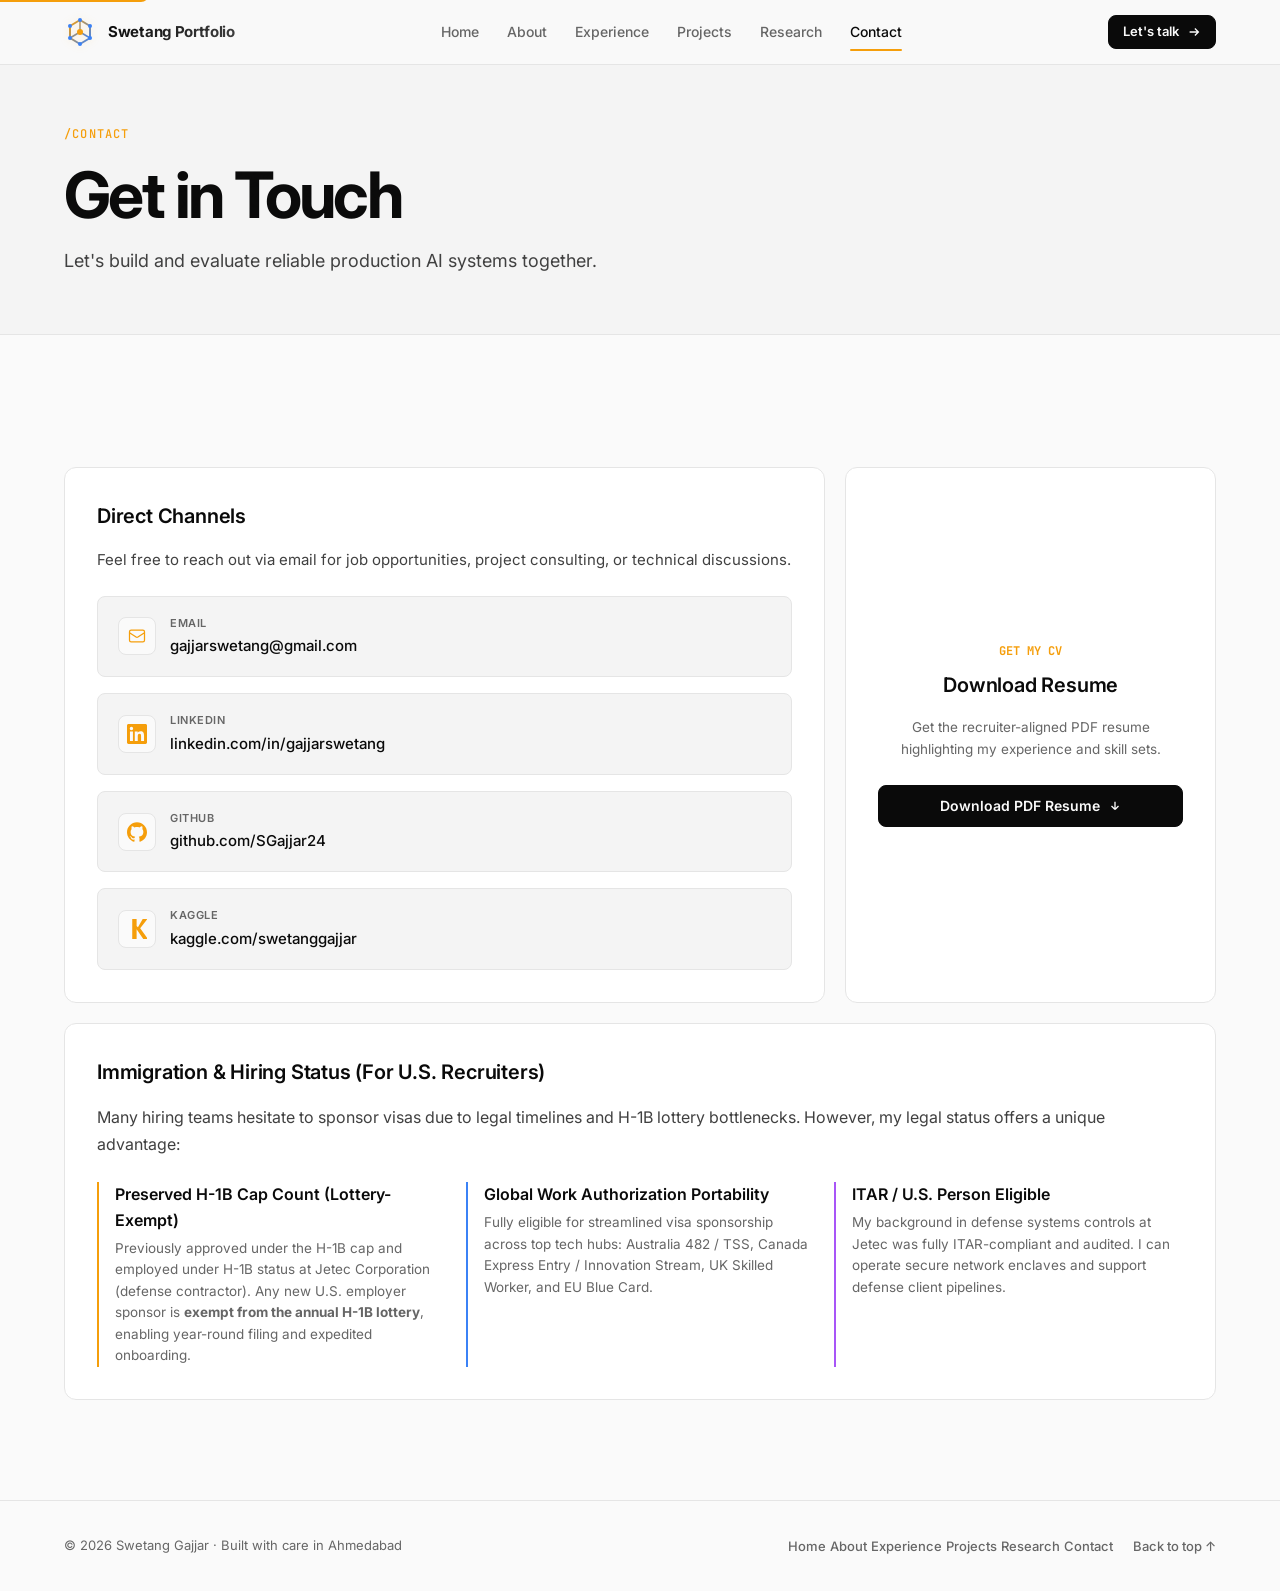
<file: contact.html>
<!DOCTYPE html>
<html lang="en">
<head>
  <meta charset="UTF-8">
  <meta name="viewport" content="width=device-width, initial-scale=1.0">
  <title>Contact — Swetang Gajjar</title>
  <meta name="description" content="Get in touch with Swetang Gajjar. Available for remote or relocation opportunities in AI Evaluation, Applied AI, and MLOps. Learn about his US H-1B Cap-Exempt status.">
  <meta name="keywords" content="Applied AI Engineer, LLM Evaluation, RAG, AI Deployment, MLOps, Scale AI, Outlier, Lockheed Martin, Raytheon, Northrop Grumman, Cal State Fullerton">
  <meta name="author" content="Swetang Gajjar">

  <meta property="og:title" content="Contact — Swetang Gajjar">
  <meta property="og:description" content="Get in touch with Swetang Gajjar. Available for remote or relocation opportunities in AI Evaluation, Applied AI, and MLOps. Learn about his US H-1B Cap-Exempt status.">
  <meta property="og:type" content="website">
  <meta property="og:url" content="https://swetang.vercel.app/contact">
  <meta property="og:image" content="https://swetang.vercel.app/og-image.png">
  <meta name="twitter:card" content="summary_large_image">
  <meta name="twitter:title" content="Contact — Swetang Gajjar">
  <meta name="twitter:description" content="Get in touch with Swetang Gajjar regarding AI Evaluation, Applied AI, and MLOps opportunities.">
  <meta name="twitter:image" content="https://swetang.vercel.app/og-image.png">
  <meta name="twitter:site" content="@SGajjar24">
  <link rel="canonical" href="https://swetang.vercel.app/contact">
  <meta name="theme-color" content="#0a0a0a">

  <link rel="icon" href="data:image/svg+xml,%3Csvg width='32' height='32' viewBox='0 0 32 32' fill='none' xmlns='http://www.w3.org/2000/svg'%3E%3Cdefs%3E%3ClinearGradient id='g' x1='0%25' y1='0%25' x2='100%25' y2='100%25'%3E%3Cstop offset='0%25' stop-color='%23f59e0b' /%3E%3Cstop offset='100%25' stop-color='%233b82f6' /%3E%3C/linearGradient%3E%3C/defs%3E%3Cpath d='M6 10L16 4L26 10V22L16 28L6 22V10Z' stroke='url(%23g)' stroke-width='2' stroke-linejoin='round' fill='none'/%3E%3Cpath d='M16 4V16L26 22M16 16L6 22' stroke='url(%23g)' stroke-width='1.5' stroke-linejoin='round'/%3E%3Ccircle cx='16' cy='16' r='3' fill='%23f59e0b' /%3E%3Ccircle cx='16' cy='4' r='2' fill='%233b82f6' /%3E%3Ccircle cx='6' cy='10' r='2' fill='%233b82f6' /%3E%3Ccircle cx='26' cy='10' r='2' fill='%233b82f6' /%3E%3Ccircle cx='6' cy='22' r='2' fill='%233b82f6' /%3E%3Ccircle cx='26' cy='22' r='2' fill='%233b82f6' /%3E%3Ccircle cx='16' cy='28' r='2' fill='%233b82f6' /%3E%3C/svg%3E">
  <link rel="preconnect" href="https://fonts.googleapis.com">
  <link rel="preconnect" href="https://fonts.gstatic.com" crossorigin>
  <link href="https://fonts.googleapis.com/css2?family=Inter:wght@400;500;600;700;800&family=JetBrains+Mono:wght@400;500&family=Instrument+Serif:ital@0;1&display=swap" rel="stylesheet">
  <link rel="stylesheet" href="styles.css">
  
  <script src="components.js" defer></script>
</head>
<body>
  <!-- Skip link for accessibility -->
  <a href="#main" class="skip-link">Skip to content</a>

  <!-- Custom cursor removed to restore default browser cursor -->

  <!-- Scroll progress bar -->
  <div class="scroll-progress" id="scroll-progress" aria-hidden="true"></div>

  <!-- Noise texture overlay -->
  <div class="noise" aria-hidden="true"></div>

  <!-- Shared Header Navigation -->
  <header id="global-header"></header>

  <main id="main">
    <!-- ═══ PAGE HEADER ═══ -->
    <header class="page-header" id="top">
      <div class="container">
        <span class="section-eyebrow">/contact</span>
        <h1>Get in Touch</h1>
        <p>Let's build and evaluate reliable production AI systems together.</p>
      </div>
    </header>

    <!-- ═══ CONTACT & VISA INFO (BENTO GRID) ═══ -->
    <section class="section">
      <div class="container">
        
        <div class="bento-grid">
          
          <!-- Contact Details Card -->
          <div class="bento-card bento-card-large" data-reveal>
            <h2>Direct Channels</h2>
            <p style="margin-bottom: 24px; color: var(--text-secondary); font-size: 15px;">
              Feel free to reach out via email for job opportunities, project consulting, or technical discussions.
            </p>
            
            <div class="contact-grid" style="grid-template-columns: 1fr; gap: 16px; margin-bottom: 0;">
              <a href="mailto:gajjarswetang@gmail.com" class="contact-item magnetic">
                <div class="contact-icon">
                  <svg width="20" height="20" viewBox="0 0 24 24" fill="none" stroke="currentColor" stroke-width="1.5"><path d="M3 8l7.89 5.26a2 2 0 002.22 0L21 8M5 19h14a2 2 0 002-2V7a2 2 0 00-2-2H5a2 2 0 00-2 2v10a2 2 0 002 2z"/></svg>
                </div>
                <div>
                  <div class="contact-label">Email</div>
                  <div class="contact-value" style="font-size: 15px;">gajjarswetang@gmail.com</div>
                </div>
              </a>

              <a href="https://www.linkedin.com/in/gajjarswetang" target="_blank" rel="noreferrer" class="contact-item magnetic">
                <div class="contact-icon">
                  <svg width="20" height="20" viewBox="0 0 24 24" fill="currentColor"><path d="M20.447 20.452h-3.554v-5.569c0-1.328-.027-3.037-1.852-3.037-1.853 0-2.136 1.445-2.136 2.939v5.667H9.351V9h3.414v1.561h.046c.477-.9 1.637-1.85 3.37-1.85 3.601 0 4.267 2.37 4.267 5.455v6.286zM5.337 7.433a2.062 2.062 0 01-2.063-2.065 2.063 2.063 0 112.063 2.065zm1.782 13.019H3.555V9h3.564v11.452zM22.225 0H1.771C.792 0 0 .774 0 1.729v20.542C0 23.227.792 24 1.771 24h20.451C23.2 24 24 23.227 24 22.271V1.729C24 .774 23.2 0 22.222 0h.003z"/></svg>
                </div>
                <div>
                  <div class="contact-label">LinkedIn</div>
                  <div class="contact-value" style="font-size: 15px;">linkedin.com/in/gajjarswetang</div>
                </div>
              </a>

              <a href="https://github.com/SGajjar24" target="_blank" rel="noreferrer" class="contact-item magnetic">
                <div class="contact-icon">
                  <svg width="20" height="20" viewBox="0 0 24 24" fill="currentColor"><path d="M12 .297c-6.63 0-12 5.373-12 12 0 5.303 3.438 9.8 8.205 11.385.6.113.82-.258.82-.577 0-.285-.01-1.04-.015-2.04-3.338.724-4.042-1.61-4.042-1.61C4.422 18.07 3.633 17.7 3.633 17.7c-1.087-.744.084-.729.084-.729 1.205.084 1.838 1.236 1.838 1.236 1.07 1.835 2.809 1.305 3.495.998.108-.776.417-1.305.76-1.605-2.665-.3-5.466-1.332-5.466-5.93 0-1.31.465-2.38 1.235-3.22-.135-.303-.54-1.523.105-3.176 0 0 1.005-.322 3.3 1.23.96-.267 1.98-.399 3-.405 1.02.006 2.04.138 3 .405 2.28-1.552 3.285-1.23 3.285-1.23.645 1.653.24 2.873.12 3.176.765.84 1.23 1.91 1.23 3.22 0 4.61-2.805 5.625-5.475 5.92.42.36.81 1.096.81 2.22 0 1.606-.015 2.896-.015 3.286 0 .315.21.69.825.57C20.565 22.092 24 17.592 24 12.297c0-6.627-5.373-12-12-12"/></svg>
                </div>
                <div>
                  <div class="contact-label">GitHub</div>
                  <div class="contact-value" style="font-size: 15px;">github.com/SGajjar24</div>
                </div>
              </a>

              <a href="https://www.kaggle.com/swetanggajjar" target="_blank" rel="noreferrer" class="contact-item magnetic">
                <div class="contact-icon">
                  <svg width="20" height="20" viewBox="0 0 24 24" fill="currentColor"><path d="M18.825 0l-5.698 9.948L11.536 8.35V0H6.282v24h5.254V12.183l7.982 11.817H25l-9.155-12.871L24.502 0h-5.677z"/></svg>
                </div>
                <div>
                  <div class="contact-label">Kaggle</div>
                  <div class="contact-value" style="font-size: 15px;">kaggle.com/swetanggajjar</div>
                </div>
              </a>
            </div>
          </div>

          <!-- Resume Download Card -->
          <div class="bento-card" style="display: flex; flex-direction: column; justify-content: center; align-items: center; text-align: center;" data-reveal data-reveal-delay="100">
            <h4 style="font-size: 12px; font-family: var(--font-mono); text-transform: uppercase; color: var(--accent); margin-bottom: 8px;">GET MY CV</h4>
            <h2>Download Resume</h2>
            <p style="font-size: 13.5px; color: var(--text-muted); margin-bottom: 24px;">
              Get the recruiter-aligned PDF resume highlighting my experience and skill sets.
            </p>
            <a href="assets/Swetang_Gajjar_Resume.pdf" download="Swetang_Gajjar_Resume.pdf" class="btn btn-primary magnetic" style="width: 100%;">
              <span>Download PDF Resume</span>
              <svg width="14" height="14" viewBox="0 0 16 16" fill="none" stroke="currentColor" stroke-width="1.5"><path d="M8 12V3m0 9l-4-4m4 4l4-4"/></svg>
            </a>
          </div>

          <!-- Visa & Hiring Card (Full Width) -->
          <div class="bento-card bento-card-full" data-reveal>
            <h2>Immigration &amp; Hiring Status (For U.S. Recruiters)</h2>
            <p style="margin-bottom: 16px; line-height: 1.7; color: var(--text-secondary);">
              Many hiring teams hesitate to sponsor visas due to legal timelines and H-1B lottery bottlenecks. However, my legal status offers a unique advantage:
            </p>
            
            <div style="display: grid; grid-template-columns: repeat(auto-fit, minmax(280px, 1fr)); gap: 20px; margin-top: 24px;">
              <div style="border-left: 2px solid var(--accent); padding-left: 16px;">
                <h4 style="font-size: 16px; font-weight: 600; color: var(--text);">Preserved H-1B Cap Count (Lottery-Exempt)</h4>
                <p style="font-size: 13.5px; color: var(--text-muted); margin-top: 4px;">
                  Previously approved under the H-1B cap and employed under H-1B status at Jetec Corporation (defense contractor). Any new U.S. employer sponsor is <strong>exempt from the annual H-1B lottery</strong>, enabling year-round filing and expedited onboarding.
                </p>
              </div>
              <div style="border-left: 2px solid var(--accent-2); padding-left: 16px;">
                <h4 style="font-size: 16px; font-weight: 600; color: var(--text);">Global Work Authorization Portability</h4>
                <p style="font-size: 13.5px; color: var(--text-muted); margin-top: 4px;">
                  Fully eligible for streamlined visa sponsorship across top tech hubs: Australia 482 / TSS, Canada Express Entry / Innovation Stream, UK Skilled Worker, and EU Blue Card.
                </p>
              </div>
              <div style="border-left: 2px solid var(--accent-3); padding-left: 16px;">
                <h4 style="font-size: 16px; font-weight: 600; color: var(--text);">ITAR / U.S. Person Eligible</h4>
                <p style="font-size: 13.5px; color: var(--text-muted); margin-top: 4px;">
                  My background in defense systems controls at Jetec was fully ITAR-compliant and audited. I can operate secure network enclaves and support defense client pipelines.
                </p>
              </div>
            </div>
          </div>

        </div>
      </div>
    </section>
  </main>

  <!-- Shared Footer Component -->
  <footer id="global-footer"></footer>

  <script src="app.js"></script>
</body>
</html>
</file>
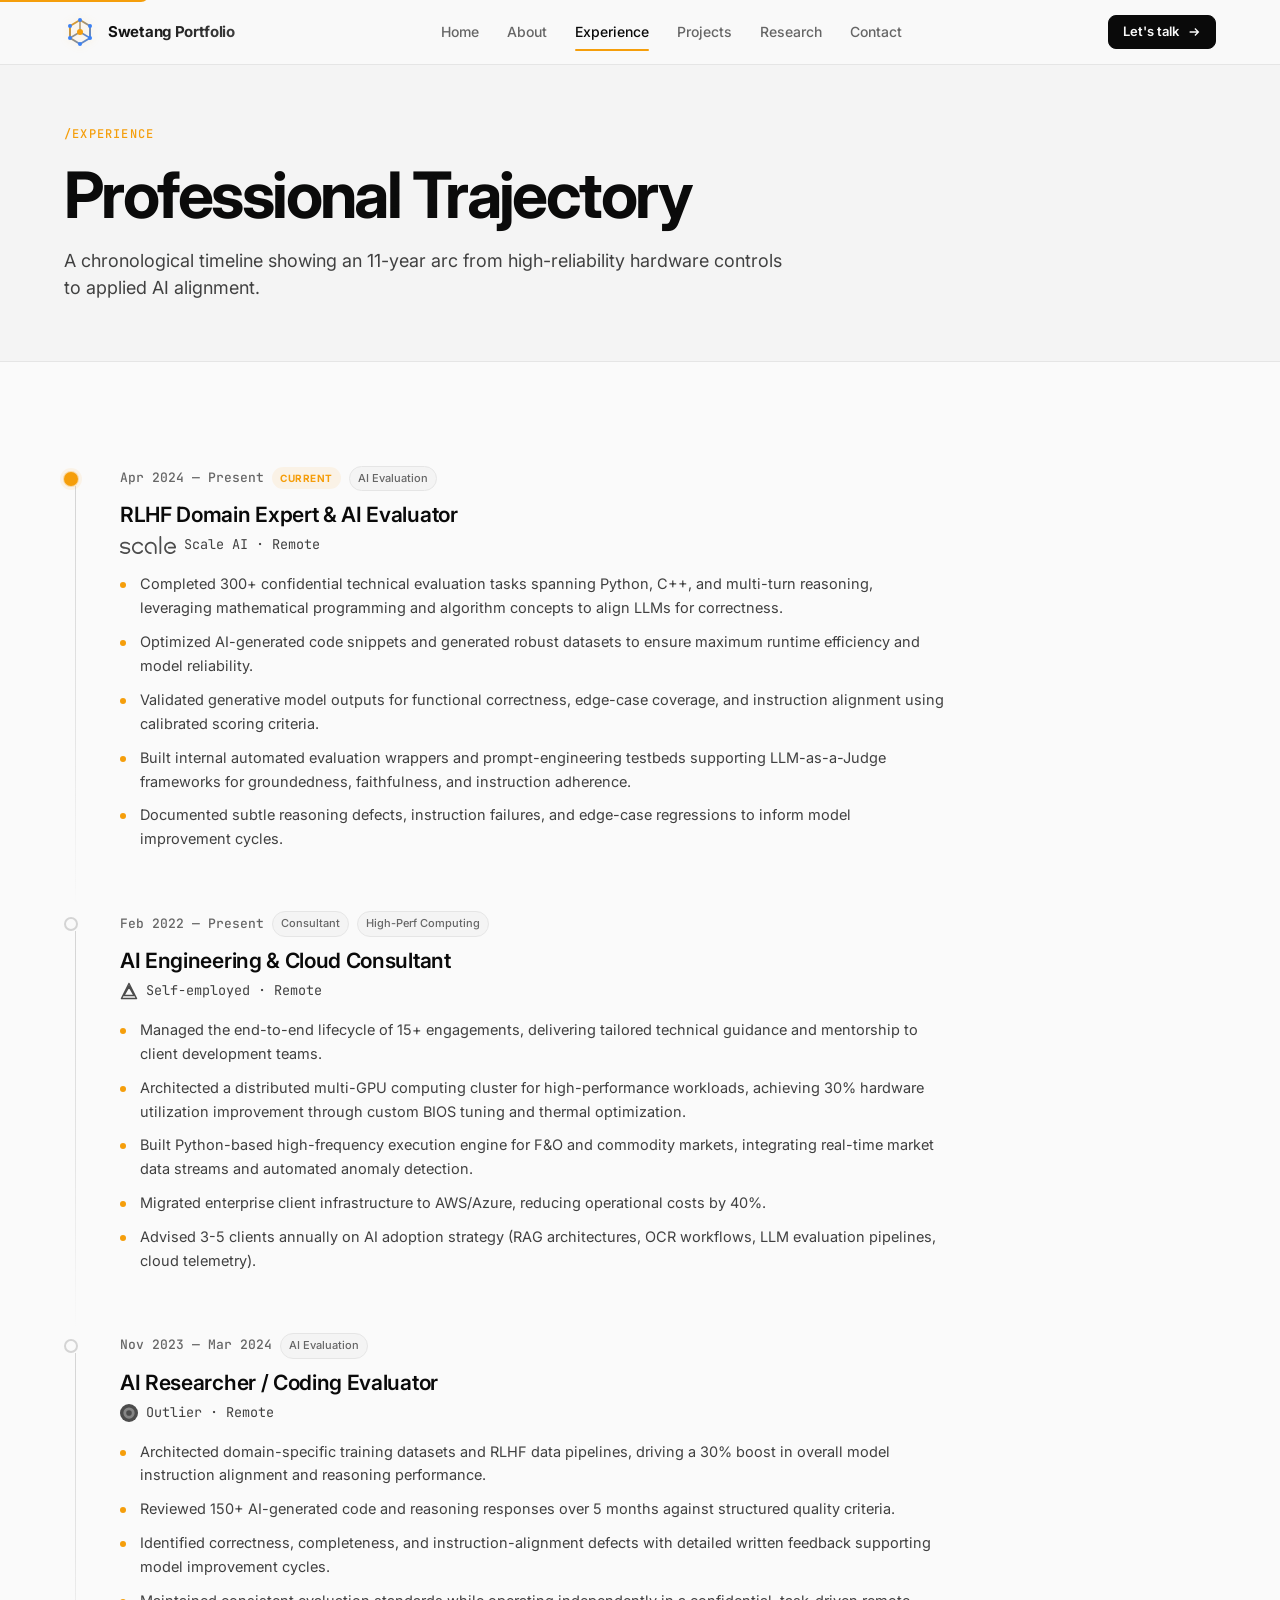
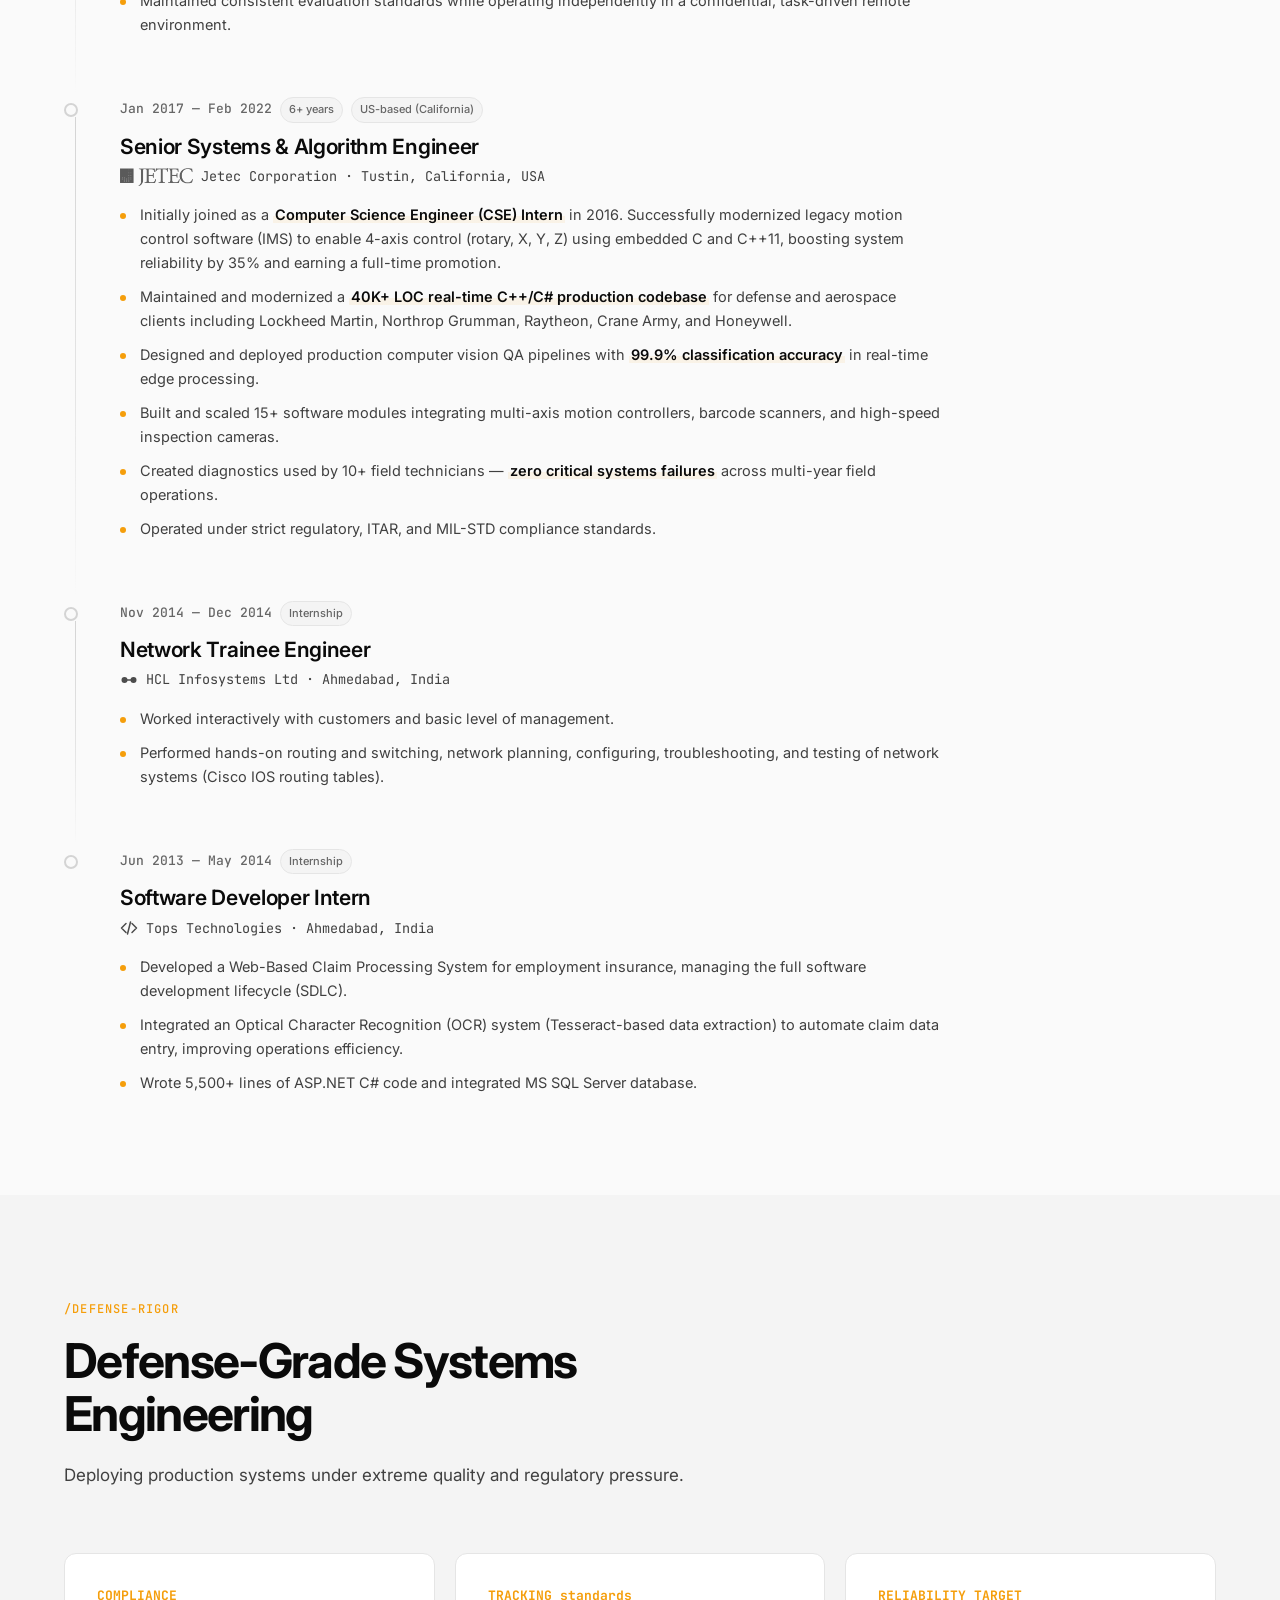
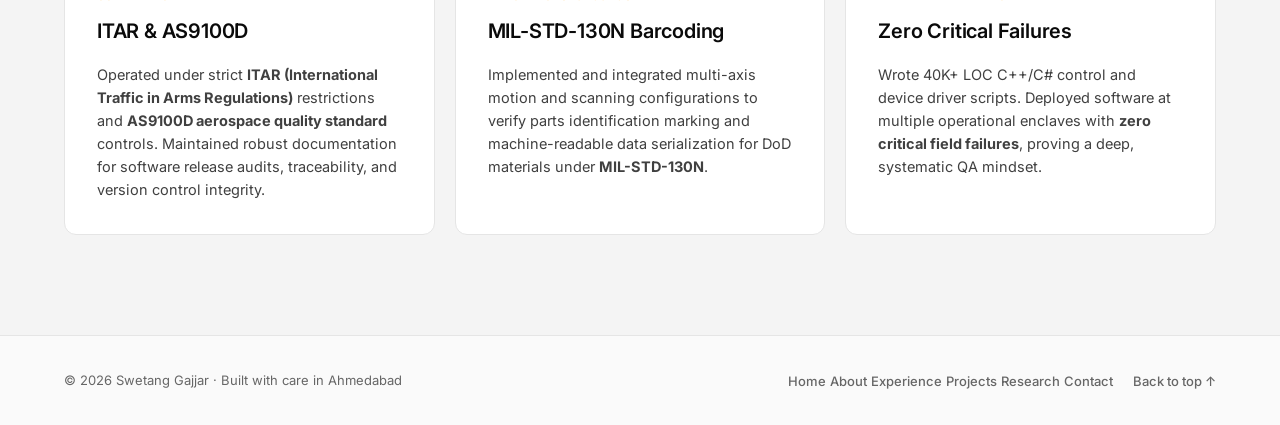
<file: experience.html>
<!DOCTYPE html>
<html lang="en">
<head>
  <meta charset="UTF-8">
  <meta name="viewport" content="width=device-width, initial-scale=1.0">
  <title>Experience — Swetang Gajjar</title>
  <meta name="description" content="Read Swetang Gajjar's work history, from engineering control systems for Lockheed Martin and Northrop Grumman to evaluating LLMs at Scale AI.">
  <meta name="keywords" content="Applied AI Engineer, LLM Evaluation, RAG, AI Deployment, MLOps, Scale AI, Outlier, Lockheed Martin, Raytheon, Northrop Grumman, Cal State Fullerton">
  <meta name="author" content="Swetang Gajjar">

  <meta property="og:title" content="Experience — Swetang Gajjar">
  <meta property="og:description" content="Explore Swetang Gajjar's work history, spanning real-time control systems and LLM evaluation pipelines.">
  <meta property="og:type" content="website">
  <meta property="og:url" content="https://swetang.vercel.app/experience">
  <meta property="og:image" content="https://swetang.vercel.app/og-image.png">
  <meta name="twitter:card" content="summary_large_image">
  <meta name="twitter:title" content="Experience — Swetang Gajjar">
  <meta name="twitter:description" content="Explore Swetang's work history spanning real-time control systems and LLM evaluation.">
  <meta name="twitter:image" content="https://swetang.vercel.app/og-image.png">
  <meta name="twitter:site" content="@SGajjar24">
  <link rel="canonical" href="https://swetang.vercel.app/experience">
  <meta name="theme-color" content="#0a0a0a">

  <link rel="icon" href="data:image/svg+xml,%3Csvg width='32' height='32' viewBox='0 0 32 32' fill='none' xmlns='http://www.w3.org/2000/svg'%3E%3Cdefs%3E%3ClinearGradient id='g' x1='0%25' y1='0%25' x2='100%25' y2='100%25'%3E%3Cstop offset='0%25' stop-color='%23f59e0b' /%3E%3Cstop offset='100%25' stop-color='%233b82f6' /%3E%3C/linearGradient%3E%3C/defs%3E%3Cpath d='M6 10L16 4L26 10V22L16 28L6 22V10Z' stroke='url(%23g)' stroke-width='2' stroke-linejoin='round' fill='none'/%3E%3Cpath d='M16 4V16L26 22M16 16L6 22' stroke='url(%23g)' stroke-width='1.5' stroke-linejoin='round'/%3E%3Ccircle cx='16' cy='16' r='3' fill='%23f59e0b' /%3E%3Ccircle cx='16' cy='4' r='2' fill='%233b82f6' /%3E%3Ccircle cx='6' cy='10' r='2' fill='%233b82f6' /%3E%3Ccircle cx='26' cy='10' r='2' fill='%233b82f6' /%3E%3Ccircle cx='6' cy='22' r='2' fill='%233b82f6' /%3E%3Ccircle cx='26' cy='22' r='2' fill='%233b82f6' /%3E%3Ccircle cx='16' cy='28' r='2' fill='%233b82f6' /%3E%3C/svg%3E">
  <link rel="preconnect" href="https://fonts.googleapis.com">
  <link rel="preconnect" href="https://fonts.gstatic.com" crossorigin>
  <link href="https://fonts.googleapis.com/css2?family=Inter:wght@400;500;600;700;800&family=JetBrains+Mono:wght@400;500&family=Instrument+Serif:ital@0;1&display=swap" rel="stylesheet">
  <link rel="stylesheet" href="styles.css">
  
  <script src="components.js" defer></script>
</head>
<body>
  <!-- Skip link for accessibility -->
  <a href="#main" class="skip-link">Skip to content</a>

  <!-- Custom cursor removed to restore default browser cursor -->

  <!-- Scroll progress bar -->
  <div class="scroll-progress" id="scroll-progress" aria-hidden="true"></div>

  <!-- Noise texture overlay -->
  <div class="noise" aria-hidden="true"></div>

  <!-- Shared Header Navigation -->
  <header id="global-header"></header>

  <main id="main">
    <!-- ═══ PAGE HEADER ═══ -->
    <header class="page-header" id="top">
      <div class="container">
        <span class="section-eyebrow">/experience</span>
        <h1>Professional Trajectory</h1>
        <p>A chronological timeline showing an 11-year arc from high-reliability hardware controls to applied AI alignment.</p>
      </div>
    </header>

    <!-- ═══ EXPERIENCE TIMELINE ═══ -->
    <section class="section">
      <div class="container">
        
        <div class="timeline">
          <!-- Scale AI -->
          <div class="timeline-item" data-reveal>
            <div class="timeline-rail"></div>
            <div class="timeline-marker">
              <div class="timeline-dot current">
                <span class="timeline-pulse"></span>
              </div>
            </div>
            <div class="timeline-content">
              <div class="timeline-meta">
                <span class="timeline-date">Apr 2024 — Present</span>
                <span class="timeline-badge current-badge">Current</span>
                <span class="timeline-tag">AI Evaluation</span>
              </div>
              <h2 class="timeline-role">RLHF Domain Expert &amp; AI Evaluator</h2>
              <div class="timeline-company-wrap">
                <img src="assets/logos/scale-ai.svg" class="company-logo" alt="Scale AI Logo">
                <span>Scale AI · Remote</span>
              </div>
              <ul class="timeline-bullets">
                <li>Completed 300+ confidential technical evaluation tasks spanning Python, C++, and multi-turn reasoning, leveraging mathematical programming and algorithm concepts to align LLMs for correctness.</li>
                <li>Optimized AI-generated code snippets and generated robust datasets to ensure maximum runtime efficiency and model reliability.</li>
                <li>Validated generative model outputs for functional correctness, edge-case coverage, and instruction alignment using calibrated scoring criteria.</li>
                <li>Built internal automated evaluation wrappers and prompt-engineering testbeds supporting LLM-as-a-Judge frameworks for groundedness, faithfulness, and instruction adherence.</li>
                <li>Documented subtle reasoning defects, instruction failures, and edge-case regressions to inform model improvement cycles.</li>
              </ul>
            </div>
          </div>
 
          <!-- Consulting -->
          <div class="timeline-item" data-reveal>
            <div class="timeline-rail"></div>
            <div class="timeline-marker">
              <div class="timeline-dot"></div>
            </div>
            <div class="timeline-content">
              <div class="timeline-meta">
                <span class="timeline-date">Feb 2022 — Present</span>
                <span class="timeline-tag">Consultant</span>
                <span class="timeline-tag">High-Perf Computing</span>
              </div>
              <h2 class="timeline-role">AI Engineering &amp; Cloud Consultant</h2>
              <div class="timeline-company-wrap">
                <img src="assets/logos/consulting.svg" class="company-logo" alt="Consulting Logo">
                <span>Self-employed · Remote</span>
              </div>
              <ul class="timeline-bullets">
                <li>Managed the end-to-end lifecycle of 15+ engagements, delivering tailored technical guidance and mentorship to client development teams.</li>
                <li>Architected a distributed multi-GPU computing cluster for high-performance workloads, achieving 30% hardware utilization improvement through custom BIOS tuning and thermal optimization.</li>
                <li>Built Python-based high-frequency execution engine for F&amp;O and commodity markets, integrating real-time market data streams and automated anomaly detection.</li>
                <li>Migrated enterprise client infrastructure to AWS/Azure, reducing operational costs by 40%.</li>
                <li>Advised 3-5 clients annually on AI adoption strategy (RAG architectures, OCR workflows, LLM evaluation pipelines, cloud telemetry).</li>
              </ul>
            </div>
          </div>
 
          <!-- Outlier -->
          <div class="timeline-item" data-reveal>
            <div class="timeline-rail"></div>
            <div class="timeline-marker">
              <div class="timeline-dot"></div>
            </div>
            <div class="timeline-content">
              <div class="timeline-meta">
                <span class="timeline-date">Nov 2023 — Mar 2024</span>
                <span class="timeline-tag">AI Evaluation</span>
              </div>
              <h2 class="timeline-role">AI Researcher / Coding Evaluator</h2>
              <div class="timeline-company-wrap">
                <img src="assets/logos/outlier.svg" class="company-logo" alt="Outlier Logo">
                <span>Outlier · Remote</span>
              </div>
              <ul class="timeline-bullets">
                <li>Architected domain-specific training datasets and RLHF data pipelines, driving a 30% boost in overall model instruction alignment and reasoning performance.</li>
                <li>Reviewed 150+ AI-generated code and reasoning responses over 5 months against structured quality criteria.</li>
                <li>Identified correctness, completeness, and instruction-alignment defects with detailed written feedback supporting model improvement cycles.</li>
                <li>Maintained consistent evaluation standards while operating independently in a confidential, task-driven remote environment.</li>
              </ul>
            </div>
          </div>
 
          <!-- Jetec Corporation -->
          <div class="timeline-item" data-reveal>
            <div class="timeline-rail"></div>
            <div class="timeline-marker">
              <div class="timeline-dot"></div>
            </div>
            <div class="timeline-content">
              <div class="timeline-meta">
                <span class="timeline-date">Jan 2017 — Feb 2022</span>
                <span class="timeline-tag">6+ years</span>
                <span class="timeline-tag">US-based (California)</span>
              </div>
              <h2 class="timeline-role">Senior Systems &amp; Algorithm Engineer</h2>
              <div class="timeline-company-wrap">
                <img src="assets/logos/jetec.png" class="company-logo" alt="Jetec Logo">
                <span>Jetec Corporation · Tustin, California, USA</span>
              </div>
              <ul class="timeline-bullets">
                <li>Initially joined as a <strong>Computer Science Engineer (CSE) Intern</strong> in 2016. Successfully modernized legacy motion control software (IMS) to enable 4-axis control (rotary, X, Y, Z) using embedded C and C++11, boosting system reliability by 35% and earning a full-time promotion.</li>
                <li>Maintained and modernized a <strong>40K+ LOC real-time C++/C# production codebase</strong> for defense and aerospace clients including Lockheed Martin, Northrop Grumman, Raytheon, Crane Army, and Honeywell.</li>
                <li>Designed and deployed production computer vision QA pipelines with <strong>99.9% classification accuracy</strong> in real-time edge processing.</li>
                <li>Built and scaled 15+ software modules integrating multi-axis motion controllers, barcode scanners, and high-speed inspection cameras.</li>
                <li>Created diagnostics used by 10+ field technicians — <strong>zero critical systems failures</strong> across multi-year field operations.</li>
                <li>Operated under strict regulatory, ITAR, and MIL-STD compliance standards.</li>
              </ul>
            </div>
          </div>
 
          <!-- HCL Infosystems -->
          <div class="timeline-item" data-reveal>
            <div class="timeline-rail"></div>
            <div class="timeline-marker">
              <div class="timeline-dot"></div>
            </div>
            <div class="timeline-content">
              <div class="timeline-meta">
                <span class="timeline-date">Nov 2014 — Dec 2014</span>
                <span class="timeline-tag">Internship</span>
              </div>
              <h2 class="timeline-role">Network Trainee Engineer</h2>
              <div class="timeline-company-wrap">
                <img src="assets/logos/network.svg" class="company-logo" alt="HCL Infosystems Logo">
                <span>HCL Infosystems Ltd · Ahmedabad, India</span>
              </div>
              <ul class="timeline-bullets">
                <li>Worked interactively with customers and basic level of management.</li>
                <li>Performed hands-on routing and switching, network planning, configuring, troubleshooting, and testing of network systems (Cisco IOS routing tables).</li>
              </ul>
            </div>
          </div>
 
          <!-- Tops Technologies -->
          <div class="timeline-item" data-reveal>
            <div class="timeline-rail"></div>
            <div class="timeline-marker">
              <div class="timeline-dot"></div>
            </div>
            <div class="timeline-content">
              <div class="timeline-meta">
                <span class="timeline-date">Jun 2013 — May 2014</span>
                <span class="timeline-tag">Internship</span>
              </div>
              <h2 class="timeline-role">Software Developer Intern</h2>
              <div class="timeline-company-wrap">
                <img src="assets/logos/code.svg" class="company-logo" alt="Tops Technologies Logo">
                <span>Tops Technologies · Ahmedabad, India</span>
              </div>
              <ul class="timeline-bullets">
                <li>Developed a Web-Based Claim Processing System for employment insurance, managing the full software development lifecycle (SDLC).</li>
                <li>Integrated an Optical Character Recognition (OCR) system (Tesseract-based data extraction) to automate claim data entry, improving operations efficiency.</li>
                <li>Wrote 5,500+ lines of ASP.NET C# code and integrated MS SQL Server database.</li>
              </ul>
            </div>
          </div>
        </div>
      </div>
    </section>

    <!-- ═══ DEFENSE SPECIFIC RIGOR SECTION ═══ -->
    <section class="section section-alt">
      <div class="container">
        <div class="section-header">
          <span class="section-eyebrow">/defense-rigor</span>
          <h2 class="section-title">Defense-Grade Systems Engineering</h2>
          <p class="section-description">Deploying production systems under extreme quality and regulatory pressure.</p>
        </div>

        <div class="bento-grid">
          <div class="bento-card" data-reveal>
            <h4 style="color: var(--accent); font-family: var(--font-mono); font-size: 13px; margin-bottom: 8px;">COMPLIANCE</h4>
            <h2>ITAR &amp; AS9100D</h2>
            <p style="font-size: 14.5px; color: var(--text-secondary); line-height: 1.6;">
              Operated under strict <strong>ITAR (International Traffic in Arms Regulations)</strong> restrictions and <strong>AS9100D aerospace quality standard</strong> controls. Maintained robust documentation for software release audits, traceability, and version control integrity.
            </p>
          </div>

          <div class="bento-card" data-reveal data-reveal-delay="100">
            <h4 style="color: var(--accent); font-family: var(--font-mono); font-size: 13px; margin-bottom: 8px;">TRACKING standards</h4>
            <h2>MIL-STD-130N Barcoding</h2>
            <p style="font-size: 14.5px; color: var(--text-secondary); line-height: 1.6;">
              Implemented and integrated multi-axis motion and scanning configurations to verify parts identification marking and machine-readable data serialization for DoD materials under <strong>MIL-STD-130N</strong>.
            </p>
          </div>

          <div class="bento-card" data-reveal data-reveal-delay="200">
            <h4 style="color: var(--accent); font-family: var(--font-mono); font-size: 13px; margin-bottom: 8px;">RELIABILITY TARGET</h4>
            <h2>Zero Critical Failures</h2>
            <p style="font-size: 14.5px; color: var(--text-secondary); line-height: 1.6;">
              Wrote 40K+ LOC C++/C# control and device driver scripts. Deployed software at multiple operational enclaves with <strong>zero critical field failures</strong>, proving a deep, systematic QA mindset.
            </p>
          </div>
        </div>
      </div>
    </section>
  </main>

  <!-- Shared Footer Component -->
  <footer id="global-footer"></footer>

  <script src="app.js"></script>
</body>
</html>
</file>
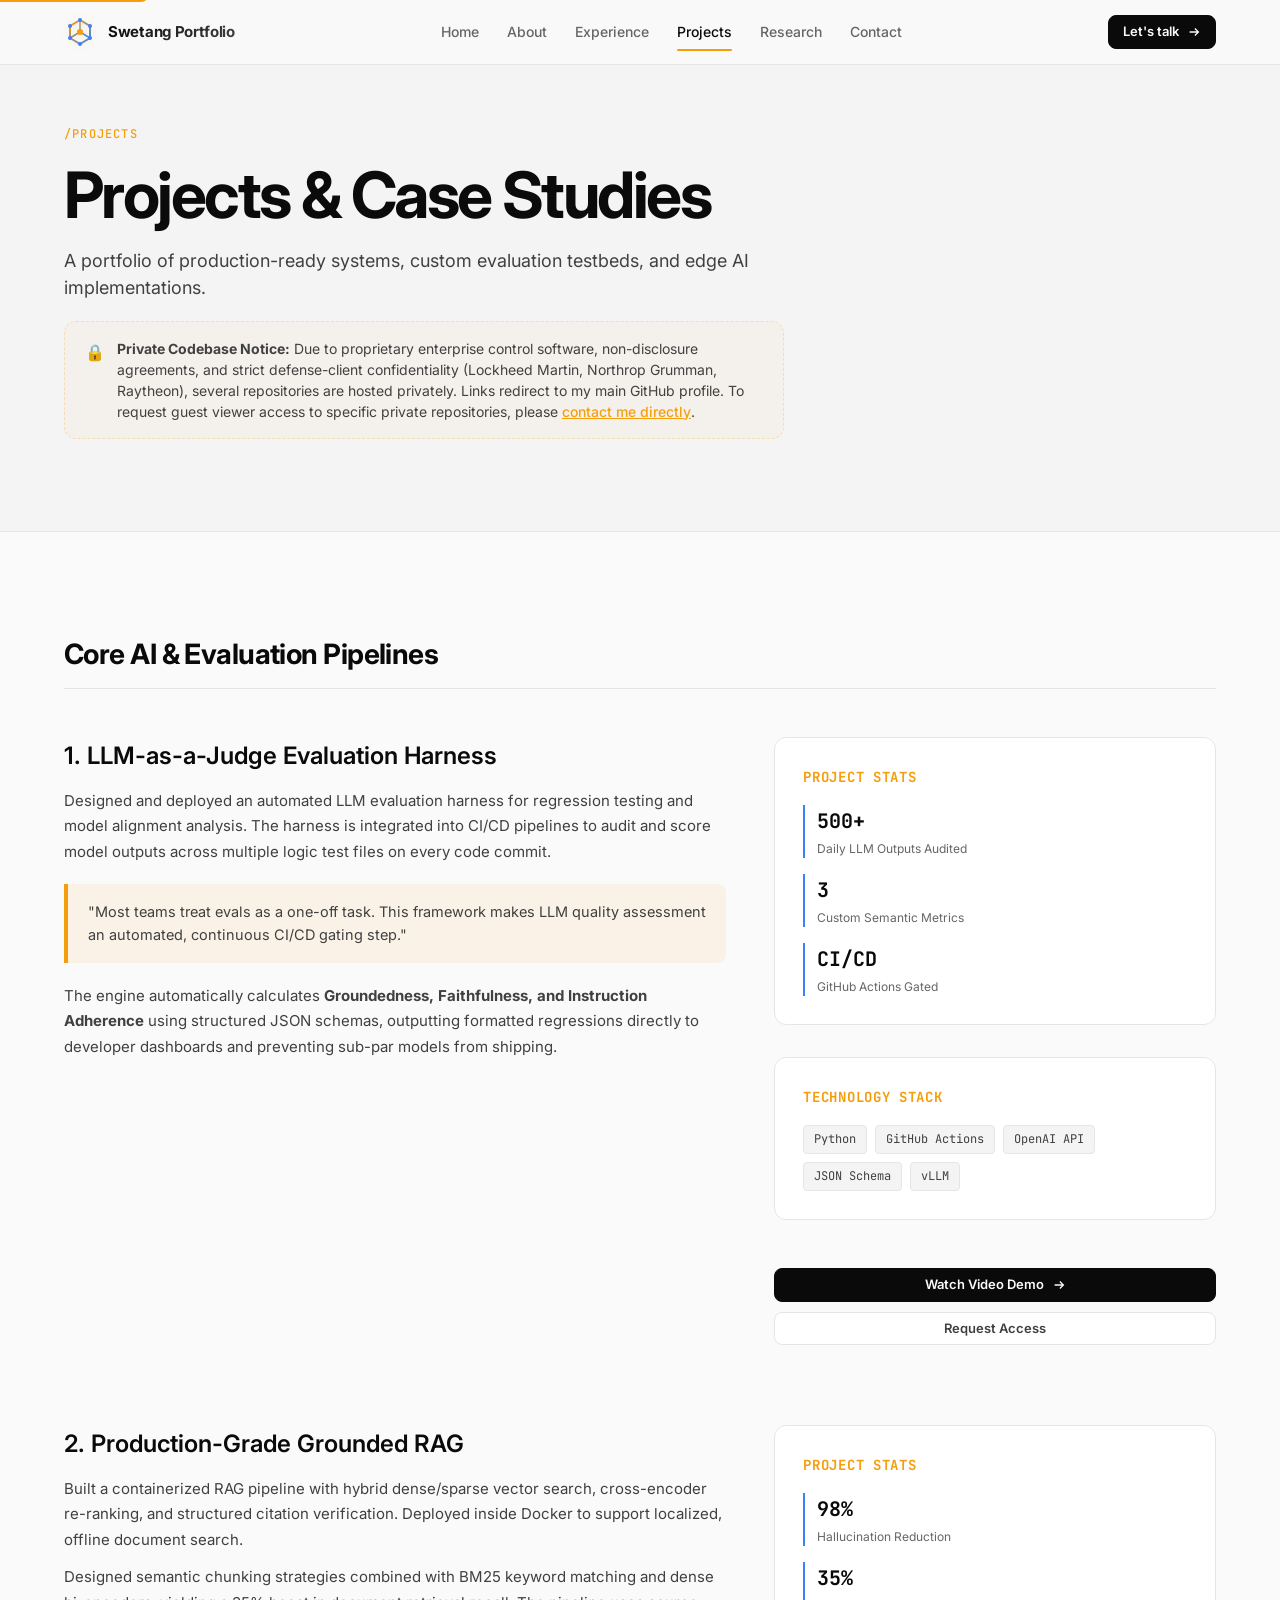
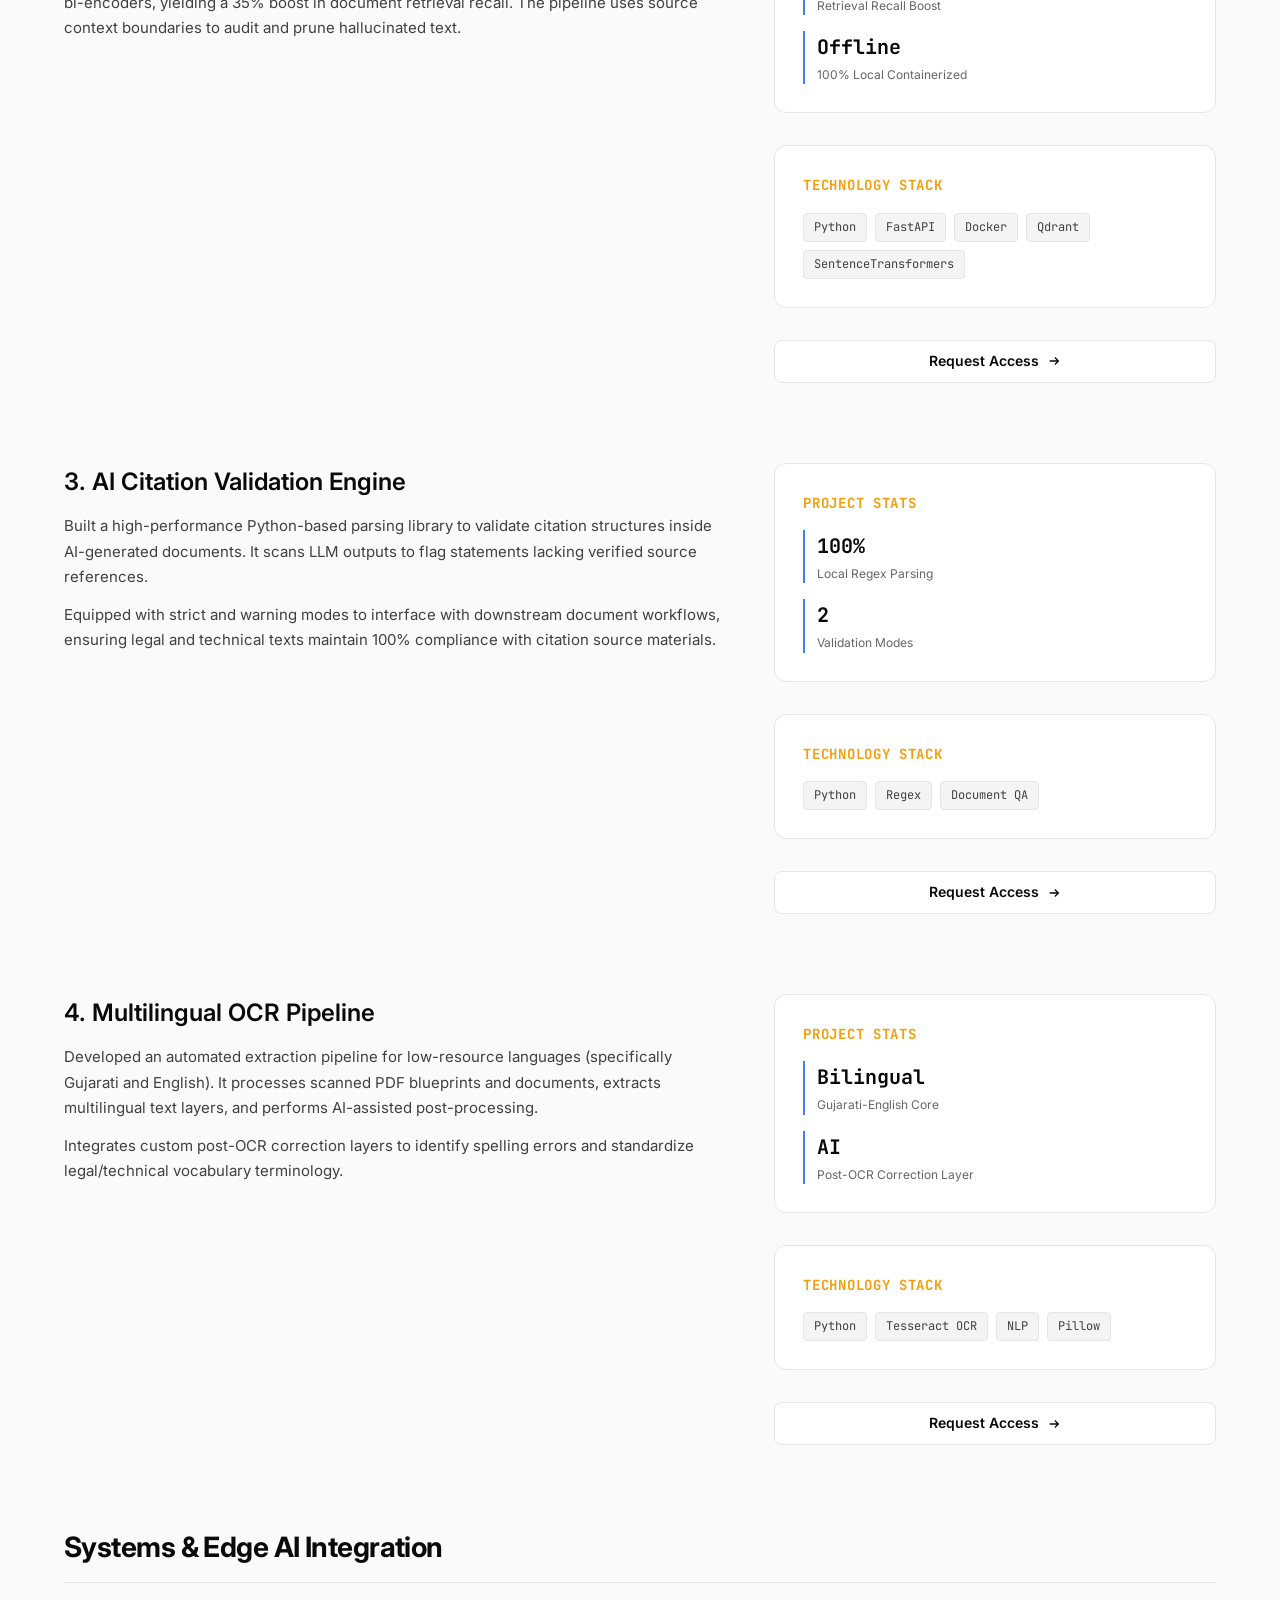
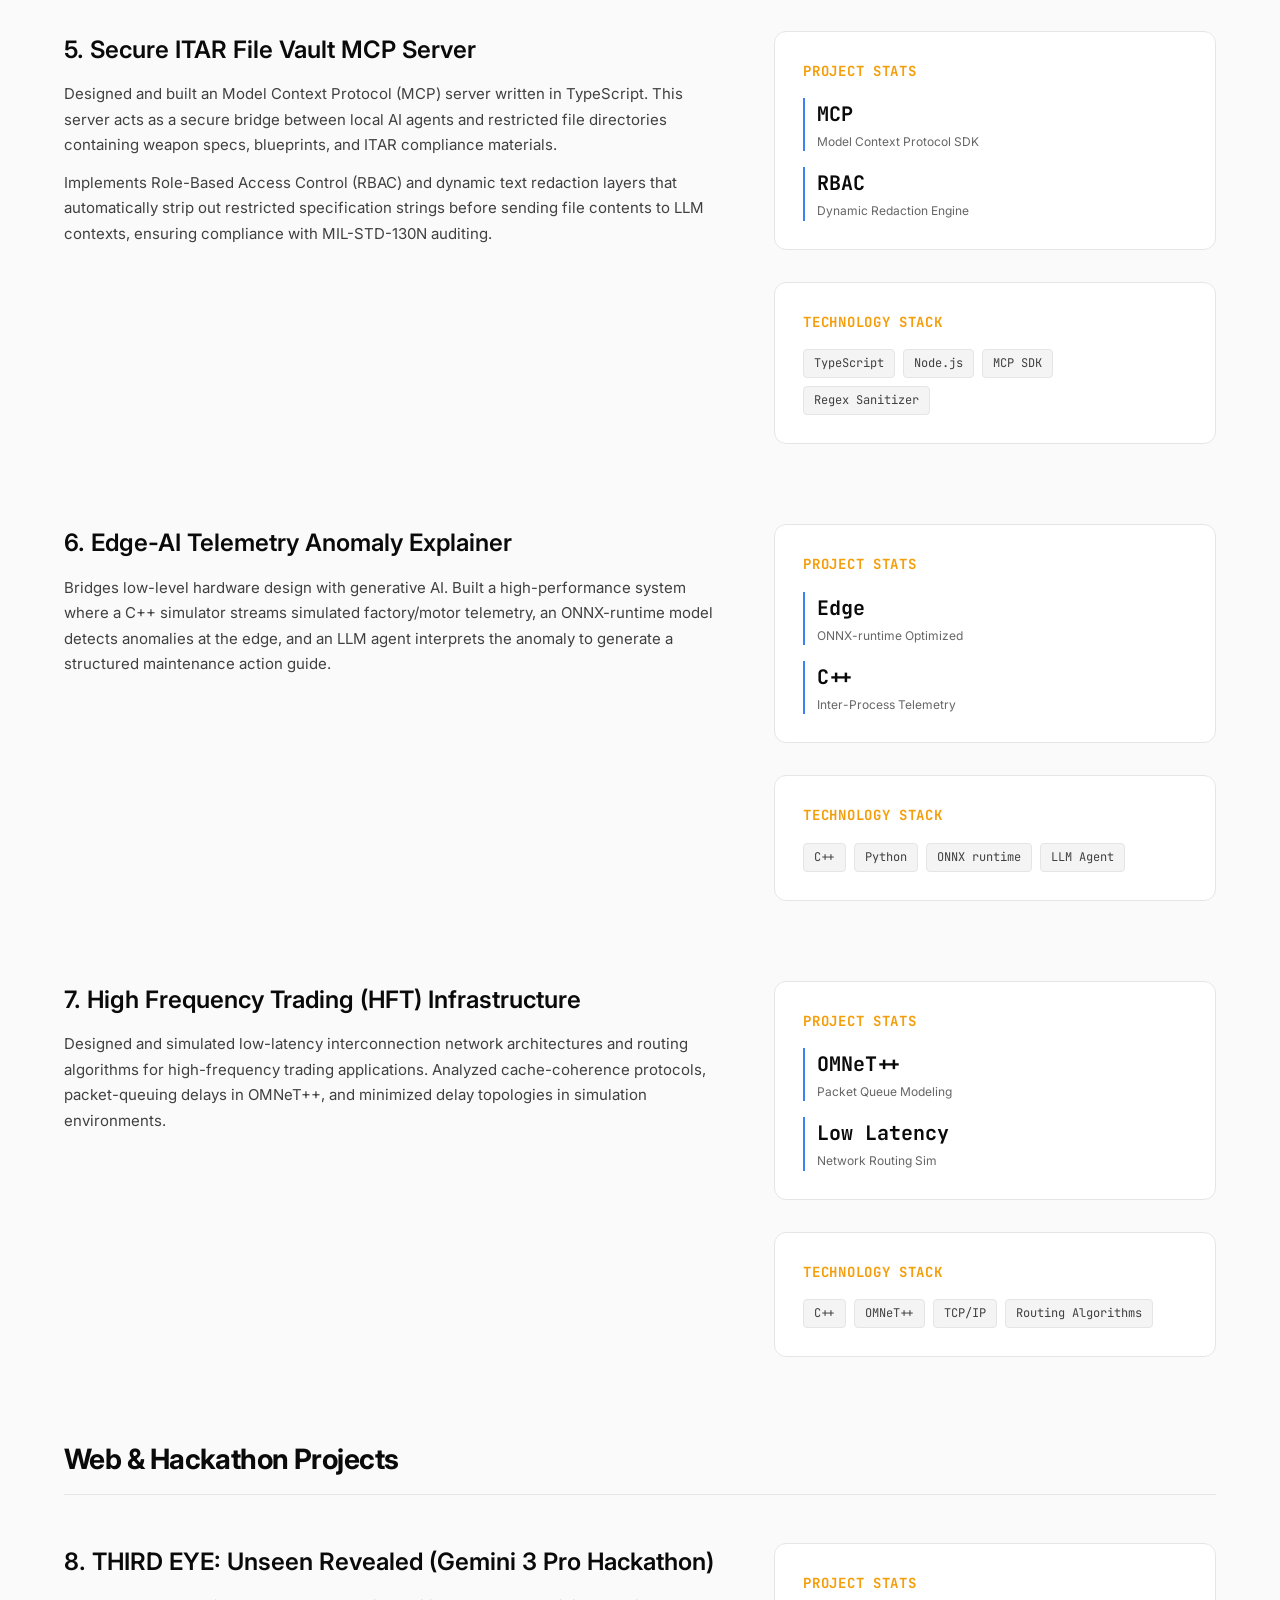
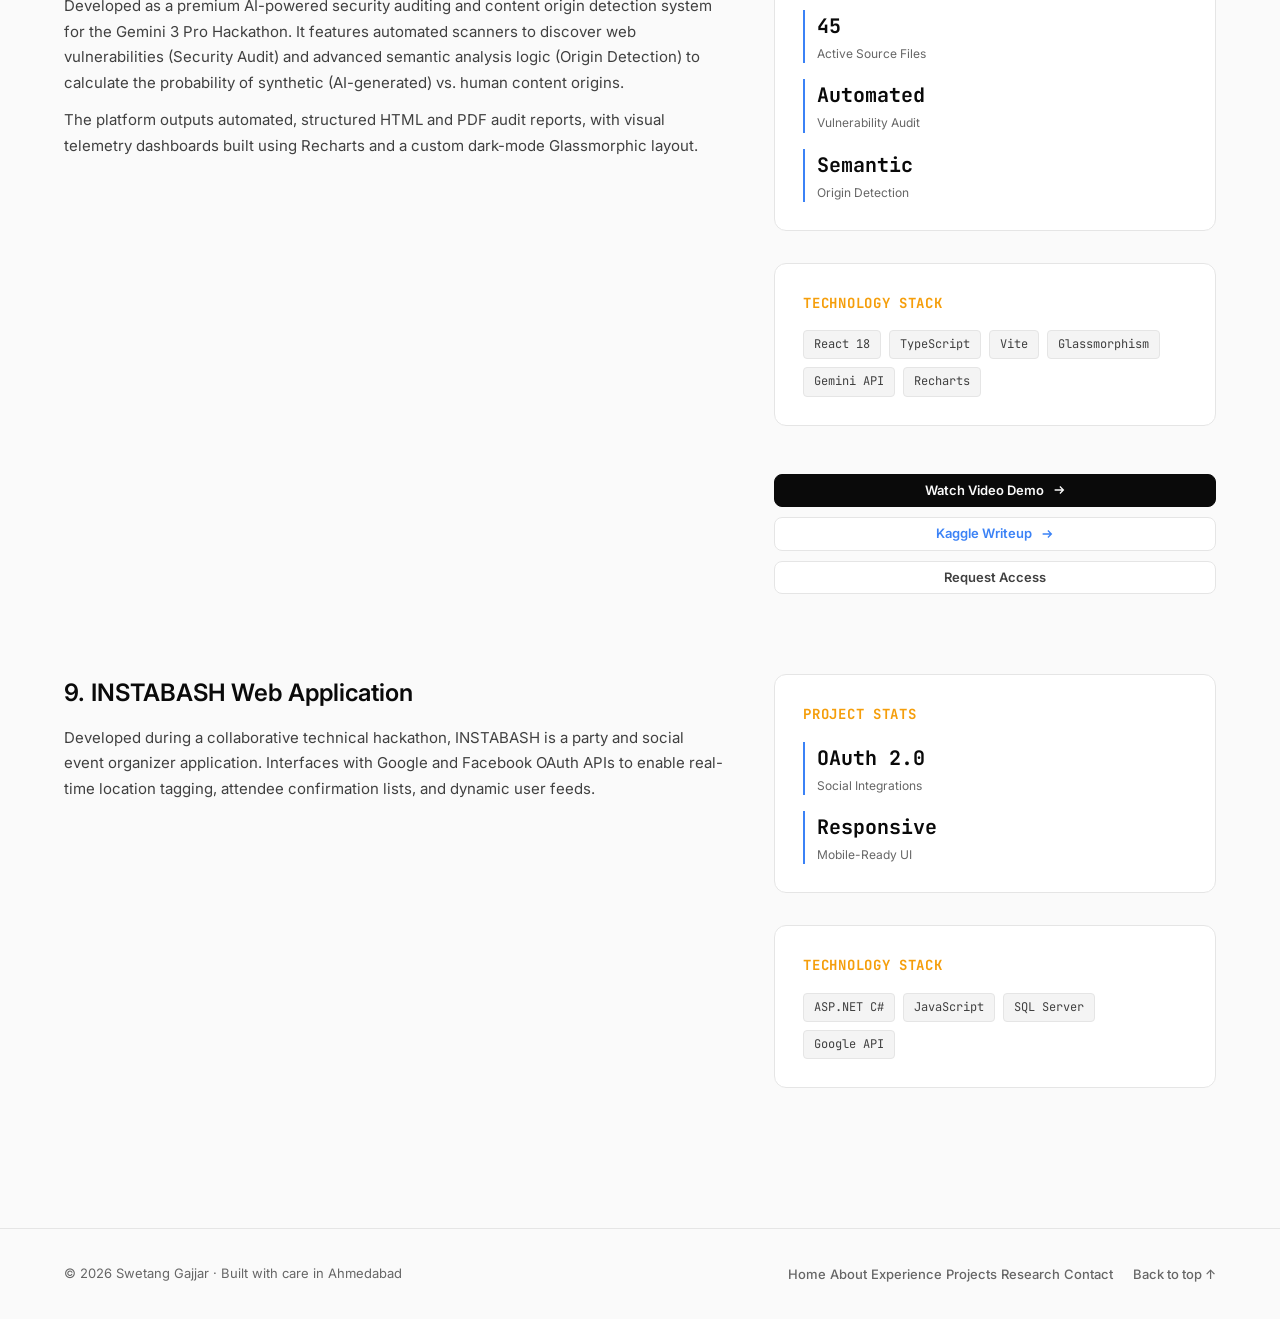
<file: projects.html>
<!DOCTYPE html>
<html lang="en">
<head>
  <meta charset="UTF-8">
  <meta name="viewport" content="width=device-width, initial-scale=1.0">
  <title>Projects &amp; Case Studies — Swetang Gajjar</title>
  <meta name="description" content="Explore Swetang Gajjar's technical projects and case studies spanning LLM evaluation, RAG pipelines, secure MCP servers, and C++ edge AI telemetry.">
  <meta name="keywords" content="Applied AI Engineer, LLM Evaluation, RAG, AI Deployment, MLOps, Scale AI, Outlier, Lockheed Martin, Raytheon, Northrop Grumman, Cal State Fullerton">
  <meta name="author" content="Swetang Gajjar">

  <meta property="og:title" content="Projects & Case Studies — Swetang Gajjar">
  <meta property="og:description" content="Explore Swetang Gajjar's technical projects and case studies spanning LLM evaluation, RAG pipelines, secure MCP servers, and C++ edge AI telemetry.">
  <meta property="og:type" content="website">
  <meta property="og:url" content="https://swetang.vercel.app/projects">
  <meta property="og:image" content="https://swetang.vercel.app/og-image.png">
  <meta name="twitter:card" content="summary_large_image">
  <meta name="twitter:title" content="Projects & Case Studies — Swetang Gajjar">
  <meta name="twitter:description" content="Explore Swetang Gajjar's technical projects and case studies spanning LLM evaluation, RAG, and edge AI.">
  <meta name="twitter:image" content="https://swetang.vercel.app/og-image.png">
  <meta name="twitter:site" content="@SGajjar24">
  <link rel="canonical" href="https://swetang.vercel.app/projects">
  <meta name="theme-color" content="#0a0a0a">

  <link rel="icon" href="data:image/svg+xml,%3Csvg width='32' height='32' viewBox='0 0 32 32' fill='none' xmlns='http://www.w3.org/2000/svg'%3E%3Cdefs%3E%3ClinearGradient id='g' x1='0%25' y1='0%25' x2='100%25' y2='100%25'%3E%3Cstop offset='0%25' stop-color='%23f59e0b' /%3E%3Cstop offset='100%25' stop-color='%233b82f6' /%3E%3C/linearGradient%3E%3C/defs%3E%3Cpath d='M6 10L16 4L26 10V22L16 28L6 22V10Z' stroke='url(%23g)' stroke-width='2' stroke-linejoin='round' fill='none'/%3E%3Cpath d='M16 4V16L26 22M16 16L6 22' stroke='url(%23g)' stroke-width='1.5' stroke-linejoin='round'/%3E%3Ccircle cx='16' cy='16' r='3' fill='%23f59e0b' /%3E%3Ccircle cx='16' cy='4' r='2' fill='%233b82f6' /%3E%3Ccircle cx='6' cy='10' r='2' fill='%233b82f6' /%3E%3Ccircle cx='26' cy='10' r='2' fill='%233b82f6' /%3E%3Ccircle cx='6' cy='22' r='2' fill='%233b82f6' /%3E%3Ccircle cx='26' cy='22' r='2' fill='%233b82f6' /%3E%3Ccircle cx='16' cy='28' r='2' fill='%233b82f6' /%3E%3C/svg%3E">
  <link rel="preconnect" href="https://fonts.googleapis.com">
  <link rel="preconnect" href="https://fonts.gstatic.com" crossorigin>
  <link href="https://fonts.googleapis.com/css2?family=Inter:wght@400;500;600;700;800&family=JetBrains+Mono:wght@400;500&family=Instrument+Serif:ital@0;1&display=swap" rel="stylesheet">
  <link rel="stylesheet" href="styles.css">
  
  <script src="components.js" defer></script>
</head>
<body>
  <!-- Skip link for accessibility -->
  <a href="#main" class="skip-link">Skip to content</a>

  <!-- Custom cursor removed to restore default browser cursor -->

  <!-- Scroll progress bar -->
  <div class="scroll-progress" id="scroll-progress" aria-hidden="true"></div>

  <!-- Noise texture overlay -->
  <div class="noise" aria-hidden="true"></div>

  <!-- Shared Header Navigation -->
  <header id="global-header"></header>

  <main id="main">
    <!-- ═══ PAGE HEADER ═══ -->
    <header class="page-header" id="top">
      <div class="container">
        <span class="section-eyebrow">/projects</span>
        <h1>Projects &amp; Case Studies</h1>
        <p>A portfolio of production-ready systems, custom evaluation testbeds, and edge AI implementations.</p>
        <div class="private-repo-notice" style="max-width: 720px; margin-top: 20px;">
          <span class="notice-icon">🔒</span>
          <span>
            <strong>Private Codebase Notice:</strong> Due to proprietary enterprise control software, non-disclosure agreements, and strict defense-client confidentiality (Lockheed Martin, Northrop Grumman, Raytheon), several repositories are hosted privately. Links redirect to my main GitHub profile. To request guest viewer access to specific private repositories, please <a href="contact.html">contact me directly</a>.
          </span>
        </div>
      </div>
    </header>

    <!-- ═══ MAIN PROJECTS VIEW ═══ -->
    <section class="section">
      <div class="container">
        
        <!-- Category 1: Core AI & Evaluation -->
        <h2 style="font-size: 28px; margin-bottom: 24px; color: var(--text); letter-spacing: -0.02em; border-bottom: 1px solid var(--border); padding-bottom: 12px;">Core AI &amp; Evaluation Pipelines</h2>
        
        <div class="case-study-grid" style="margin-bottom: 80px;" data-reveal>
          <div class="case-study-content">
            <h3 style="font-size: 24px; font-weight: 600; color: var(--text);">1. LLM-as-a-Judge Evaluation Harness</h3>
            <p style="font-size: 15px; color: var(--text-secondary); line-height: 1.7; margin-top: 12px;">
              Designed and deployed an automated LLM evaluation harness for regression testing and model alignment analysis. The harness is integrated into CI/CD pipelines to audit and score model outputs across multiple logic test files on every code commit.
            </p>
            <div class="highlight-box">
              "Most teams treat evals as a one-off task. This framework makes LLM quality assessment an automated, continuous CI/CD gating step."
            </div>
            <p style="font-size: 15px; color: var(--text-secondary); line-height: 1.7;">
              The engine automatically calculates <strong>Groundedness, Faithfulness, and Instruction Adherence</strong> using structured JSON schemas, outputting formatted regressions directly to developer dashboards and preventing sub-par models from shipping.
            </p>
          </div>
          <div class="case-study-sidebar">
            <div class="sidebar-box">
              <h4>Project Stats</h4>
              <div class="sidebar-metric-list">
                <div class="sidebar-metric">
                  <div class="sidebar-metric-val">500+</div>
                  <div class="sidebar-metric-lbl">Daily LLM Outputs Audited</div>
                </div>
                <div class="sidebar-metric">
                  <div class="sidebar-metric-val">3</div>
                  <div class="sidebar-metric-lbl">Custom Semantic Metrics</div>
                </div>
                <div class="sidebar-metric">
                  <div class="sidebar-metric-val">CI/CD</div>
                  <div class="sidebar-metric-lbl">GitHub Actions Gated</div>
                </div>
              </div>
            </div>
            <div class="sidebar-box">
              <h4>Technology Stack</h4>
              <div class="tech-tag-list">
                <span>Python</span>
                <span>GitHub Actions</span>
                <span>OpenAI API</span>
                <span>JSON Schema</span>
                <span>vLLM</span>
              </div>
            </div>
            <div style="display: flex; flex-direction: column; gap: 10px; margin-top: 16px;">
              <a href="https://www.youtube.com/watch?v=YzLZ1tC7_L4" target="_blank" rel="noreferrer" class="btn btn-primary btn-sm magnetic" style="width: 100%; justify-content: center;">
                <span>Watch Video Demo</span>
                <svg width="14" height="14" viewBox="0 0 16 16" fill="none" stroke="currentColor" stroke-width="1.5"><path d="M3 8h10M9 4l4 4-4 4"/></svg>
              </a>
              <a href="https://github.com/SGajjar24" target="_blank" rel="noreferrer" class="btn btn-ghost btn-sm magnetic" style="width: 100%; justify-content: center; color: var(--text-secondary);">
                <span>Request Access</span>
              </a>
            </div>
          </div>
        </div>

        <div class="case-study-grid" style="margin-bottom: 80px;" data-reveal>
          <div class="case-study-content">
            <h3 style="font-size: 24px; font-weight: 600; color: var(--text);">2. Production-Grade Grounded RAG</h3>
            <p style="font-size: 15px; color: var(--text-secondary); line-height: 1.7; margin-top: 12px;">
              Built a containerized RAG pipeline with hybrid dense/sparse vector search, cross-encoder re-ranking, and structured citation verification. Deployed inside Docker to support localized, offline document search.
            </p>
            <p style="font-size: 15px; color: var(--text-secondary); line-height: 1.7; margin-top: 12px;">
              Designed semantic chunking strategies combined with BM25 keyword matching and dense bi-encoders, yielding a 35% boost in document retrieval recall. The pipeline uses source context boundaries to audit and prune hallucinated text.
            </p>
          </div>
          <div class="case-study-sidebar">
            <div class="sidebar-box">
              <h4>Project Stats</h4>
              <div class="sidebar-metric-list">
                <div class="sidebar-metric">
                  <div class="sidebar-metric-val">98%</div>
                  <div class="sidebar-metric-lbl">Hallucination Reduction</div>
                </div>
                <div class="sidebar-metric">
                  <div class="sidebar-metric-val">35%</div>
                  <div class="sidebar-metric-lbl">Retrieval Recall Boost</div>
                </div>
                <div class="sidebar-metric">
                  <div class="sidebar-metric-val">Offline</div>
                  <div class="sidebar-metric-lbl">100% Local Containerized</div>
                </div>
              </div>
            </div>
            <div class="sidebar-box">
              <h4>Technology Stack</h4>
              <div class="tech-tag-list">
                <span>Python</span>
                <span>FastAPI</span>
                <span>Docker</span>
                <span>Qdrant</span>
                <span>SentenceTransformers</span>
              </div>
            </div>
            <a href="https://github.com/SGajjar24" target="_blank" rel="noreferrer" class="btn btn-ghost magnetic">
              <span>Request Access</span>
              <svg width="14" height="14" viewBox="0 0 16 16" fill="none" stroke="currentColor" stroke-width="1.5"><path d="M3 8h10M9 4l4 4-4 4"/></svg>
            </a>
          </div>
        </div>

        <div class="case-study-grid" style="margin-bottom: 80px;" data-reveal>
          <div class="case-study-content">
            <h3 style="font-size: 24px; font-weight: 600; color: var(--text);">3. AI Citation Validation Engine</h3>
            <p style="font-size: 15px; color: var(--text-secondary); line-height: 1.7; margin-top: 12px;">
              Built a high-performance Python-based parsing library to validate citation structures inside AI-generated documents. It scans LLM outputs to flag statements lacking verified source references.
            </p>
            <p style="font-size: 15px; color: var(--text-secondary); line-height: 1.7; margin-top: 12px;">
              Equipped with strict and warning modes to interface with downstream document workflows, ensuring legal and technical texts maintain 100% compliance with citation source materials.
            </p>
          </div>
          <div class="case-study-sidebar">
            <div class="sidebar-box">
              <h4>Project Stats</h4>
              <div class="sidebar-metric-list">
                <div class="sidebar-metric">
                  <div class="sidebar-metric-val">100%</div>
                  <div class="sidebar-metric-lbl">Local Regex Parsing</div>
                </div>
                <div class="sidebar-metric">
                  <div class="sidebar-metric-val">2</div>
                  <div class="sidebar-metric-lbl">Validation Modes</div>
                </div>
              </div>
            </div>
            <div class="sidebar-box">
              <h4>Technology Stack</h4>
              <div class="tech-tag-list">
                <span>Python</span>
                <span>Regex</span>
                <span>Document QA</span>
              </div>
            </div>
            <a href="https://github.com/SGajjar24" target="_blank" rel="noreferrer" class="btn btn-ghost magnetic">
              <span>Request Access</span>
              <svg width="14" height="14" viewBox="0 0 16 16" fill="none" stroke="currentColor" stroke-width="1.5"><path d="M3 8h10M9 4l4 4-4 4"/></svg>
            </a>
          </div>
        </div>

        <div class="case-study-grid" style="margin-bottom: 80px;" data-reveal>
          <div class="case-study-content">
            <h3 style="font-size: 24px; font-weight: 600; color: var(--text);">4. Multilingual OCR Pipeline</h3>
            <p style="font-size: 15px; color: var(--text-secondary); line-height: 1.7; margin-top: 12px;">
              Developed an automated extraction pipeline for low-resource languages (specifically Gujarati and English). It processes scanned PDF blueprints and documents, extracts multilingual text layers, and performs AI-assisted post-processing.
            </p>
            <p style="font-size: 15px; color: var(--text-secondary); line-height: 1.7; margin-top: 12px;">
              Integrates custom post-OCR correction layers to identify spelling errors and standardize legal/technical vocabulary terminology.
            </p>
          </div>
          <div class="case-study-sidebar">
            <div class="sidebar-box">
              <h4>Project Stats</h4>
              <div class="sidebar-metric-list">
                <div class="sidebar-metric">
                  <div class="sidebar-metric-val">Bilingual</div>
                  <div class="sidebar-metric-lbl">Gujarati-English Core</div>
                </div>
                <div class="sidebar-metric">
                  <div class="sidebar-metric-val">AI</div>
                  <div class="sidebar-metric-lbl">Post-OCR Correction Layer</div>
                </div>
              </div>
            </div>
            <div class="sidebar-box">
              <h4>Technology Stack</h4>
              <div class="tech-tag-list">
                <span>Python</span>
                <span>Tesseract OCR</span>
                <span>NLP</span>
                <span>Pillow</span>
              </div>
            </div>
            <a href="https://github.com/SGajjar24" target="_blank" rel="noreferrer" class="btn btn-ghost magnetic">
              <span>Request Access</span>
              <svg width="14" height="14" viewBox="0 0 16 16" fill="none" stroke="currentColor" stroke-width="1.5"><path d="M3 8h10M9 4l4 4-4 4"/></svg>
            </a>
          </div>
        </div>

        <!-- Category 2: Systems & Edge AI -->
        <h2 style="font-size: 28px; margin-top: 60px; margin-bottom: 24px; color: var(--text); letter-spacing: -0.02em; border-bottom: 1px solid var(--border); padding-bottom: 12px;">Systems &amp; Edge AI Integration</h2>

        <div class="case-study-grid" style="margin-bottom: 80px;" data-reveal>
          <div class="case-study-content">
            <h3 style="font-size: 24px; font-weight: 600; color: var(--text);">5. Secure ITAR File Vault MCP Server</h3>
            <p style="font-size: 15px; color: var(--text-secondary); line-height: 1.7; margin-top: 12px;">
              Designed and built an Model Context Protocol (MCP) server written in TypeScript. This server acts as a secure bridge between local AI agents and restricted file directories containing weapon specs, blueprints, and ITAR compliance materials.
            </p>
            <p style="font-size: 15px; color: var(--text-secondary); line-height: 1.7; margin-top: 12px;">
              Implements Role-Based Access Control (RBAC) and dynamic text redaction layers that automatically strip out restricted specification strings before sending file contents to LLM contexts, ensuring compliance with MIL-STD-130N auditing.
            </p>
          </div>
          <div class="case-study-sidebar">
            <div class="sidebar-box">
              <h4>Project Stats</h4>
              <div class="sidebar-metric-list">
                <div class="sidebar-metric">
                  <div class="sidebar-metric-val">MCP</div>
                  <div class="sidebar-metric-lbl">Model Context Protocol SDK</div>
                </div>
                <div class="sidebar-metric">
                  <div class="sidebar-metric-val">RBAC</div>
                  <div class="sidebar-metric-lbl">Dynamic Redaction Engine</div>
                </div>
              </div>
            </div>
            <div class="sidebar-box">
              <h4>Technology Stack</h4>
              <div class="tech-tag-list">
                <span>TypeScript</span>
                <span>Node.js</span>
                <span>MCP SDK</span>
                <span>Regex Sanitizer</span>
              </div>
            </div>
          </div>
        </div>

        <div class="case-study-grid" style="margin-bottom: 80px;" data-reveal>
          <div class="case-study-content">
            <h3 style="font-size: 24px; font-weight: 600; color: var(--text);">6. Edge-AI Telemetry Anomaly Explainer</h3>
            <p style="font-size: 15px; color: var(--text-secondary); line-height: 1.7; margin-top: 12px;">
              Bridges low-level hardware design with generative AI. Built a high-performance system where a C++ simulator streams simulated factory/motor telemetry, an ONNX-runtime model detects anomalies at the edge, and an LLM agent interprets the anomaly to generate a structured maintenance action guide.
            </p>
          </div>
          <div class="case-study-sidebar">
            <div class="sidebar-box">
              <h4>Project Stats</h4>
              <div class="sidebar-metric-list">
                <div class="sidebar-metric">
                  <div class="sidebar-metric-val">Edge</div>
                  <div class="sidebar-metric-lbl">ONNX-runtime Optimized</div>
                </div>
                <div class="sidebar-metric">
                  <div class="sidebar-metric-val">C++</div>
                  <div class="sidebar-metric-lbl">Inter-Process Telemetry</div>
                </div>
              </div>
            </div>
            <div class="sidebar-box">
              <h4>Technology Stack</h4>
              <div class="tech-tag-list">
                <span>C++</span>
                <span>Python</span>
                <span>ONNX runtime</span>
                <span>LLM Agent</span>
              </div>
            </div>
          </div>
        </div>

        <div class="case-study-grid" style="margin-bottom: 80px;" data-reveal>
          <div class="case-study-content">
            <h3 style="font-size: 24px; font-weight: 600; color: var(--text);">7. High Frequency Trading (HFT) Infrastructure</h3>
            <p style="font-size: 15px; color: var(--text-secondary); line-height: 1.7; margin-top: 12px;">
              Designed and simulated low-latency interconnection network architectures and routing algorithms for high-frequency trading applications. Analyzed cache-coherence protocols, packet-queuing delays in OMNeT++, and minimized delay topologies in simulation environments.
            </p>
          </div>
          <div class="case-study-sidebar">
            <div class="sidebar-box">
              <h4>Project Stats</h4>
              <div class="sidebar-metric-list">
                <div class="sidebar-metric">
                  <div class="sidebar-metric-val">OMNeT++</div>
                  <div class="sidebar-metric-lbl">Packet Queue Modeling</div>
                </div>
                <div class="sidebar-metric">
                  <div class="sidebar-metric-val">Low Latency</div>
                  <div class="sidebar-metric-lbl">Network Routing Sim</div>
                </div>
              </div>
            </div>
            <div class="sidebar-box">
              <h4>Technology Stack</h4>
              <div class="tech-tag-list">
                <span>C++</span>
                <span>OMNeT++</span>
                <span>TCP/IP</span>
                <span>Routing Algorithms</span>
              </div>
            </div>
          </div>
        </div>

        <!-- Category 3: Web & Hackathons -->
        <h2 style="font-size: 28px; margin-top: 60px; margin-bottom: 24px; color: var(--text); letter-spacing: -0.02em; border-bottom: 1px solid var(--border); padding-bottom: 12px;">Web &amp; Hackathon Projects</h2>

        <!-- Project 8: Third Eye -->
        <div class="case-study-grid" style="margin-bottom: 80px;" data-reveal>
          <div class="case-study-content">
            <h3 style="font-size: 24px; font-weight: 600; color: var(--text);">8. THIRD EYE: Unseen Revealed (Gemini 3 Pro Hackathon)</h3>
            <p style="font-size: 15px; color: var(--text-secondary); line-height: 1.7; margin-top: 12px;">
              Developed as a premium AI-powered security auditing and content origin detection system for the Gemini 3 Pro Hackathon. It features automated scanners to discover web vulnerabilities (Security Audit) and advanced semantic analysis logic (Origin Detection) to calculate the probability of synthetic (AI-generated) vs. human content origins.
            </p>
            <p style="font-size: 15px; color: var(--text-secondary); line-height: 1.7; margin-top: 12px;">
              The platform outputs automated, structured HTML and PDF audit reports, with visual telemetry dashboards built using Recharts and a custom dark-mode Glassmorphic layout.
            </p>
          </div>
          <div class="case-study-sidebar">
            <div class="sidebar-box">
              <h4>Project Stats</h4>
              <div class="sidebar-metric-list">
                <div class="sidebar-metric">
                  <div class="sidebar-metric-val">45</div>
                  <div class="sidebar-metric-lbl">Active Source Files</div>
                </div>
                <div class="sidebar-metric">
                  <div class="sidebar-metric-val">Automated</div>
                  <div class="sidebar-metric-lbl">Vulnerability Audit</div>
                </div>
                <div class="sidebar-metric">
                  <div class="sidebar-metric-val">Semantic</div>
                  <div class="sidebar-metric-lbl">Origin Detection</div>
                </div>
              </div>
            </div>
            <div class="sidebar-box">
              <h4>Technology Stack</h4>
              <div class="tech-tag-list">
                <span>React 18</span>
                <span>TypeScript</span>
                <span>Vite</span>
                <span>Glassmorphism</span>
                <span>Gemini API</span>
                <span>Recharts</span>
              </div>
            </div>
            <div style="display: flex; flex-direction: column; gap: 10px; margin-top: 16px;">
              <a href="https://www.youtube.com/watch?v=veSYGxprbis" target="_blank" rel="noreferrer" class="btn btn-primary btn-sm magnetic" style="width: 100%; justify-content: center;">
                <span>Watch Video Demo</span>
                <svg width="14" height="14" viewBox="0 0 16 16" fill="none" stroke="currentColor" stroke-width="1.5"><path d="M3 8h10M9 4l4 4-4 4"/></svg>
              </a>
              <a href="https://www.kaggle.com/competitions/gemini-3/writeups/THIRD-EYE" target="_blank" rel="noreferrer" class="btn btn-ghost btn-sm magnetic" style="width: 100%; justify-content: center; color: var(--accent-2);">
                <span>Kaggle Writeup</span>
                <svg width="14" height="14" viewBox="0 0 16 16" fill="none" stroke="currentColor" stroke-width="1.5"><path d="M3 8h10M9 4l4 4-4 4"/></svg>
              </a>
              <a href="https://github.com/SGajjar24" target="_blank" rel="noreferrer" class="btn btn-ghost btn-sm magnetic" style="width: 100%; justify-content: center; color: var(--text-secondary);">
                <span>Request Access</span>
              </a>
            </div>
          </div>
        </div>

        <!-- Project 9: INSTABASH -->
        <div class="case-study-grid" style="margin-bottom: 40px;" data-reveal>
          <div class="case-study-content">
            <h3 style="font-size: 24px; font-weight: 600; color: var(--text);">9. INSTABASH Web Application</h3>
            <p style="font-size: 15px; color: var(--text-secondary); line-height: 1.7; margin-top: 12px;">
              Developed during a collaborative technical hackathon, INSTABASH is a party and social event organizer application. Interfaces with Google and Facebook OAuth APIs to enable real-time location tagging, attendee confirmation lists, and dynamic user feeds.
            </p>
          </div>
          <div class="case-study-sidebar">
            <div class="sidebar-box">
              <h4>Project Stats</h4>
              <div class="sidebar-metric-list">
                <div class="sidebar-metric">
                  <div class="sidebar-metric-val">OAuth 2.0</div>
                  <div class="sidebar-metric-lbl">Social Integrations</div>
                </div>
                <div class="sidebar-metric">
                  <div class="sidebar-metric-val">Responsive</div>
                  <div class="sidebar-metric-lbl">Mobile-Ready UI</div>
                </div>
              </div>
            </div>
            <div class="sidebar-box">
              <h4>Technology Stack</h4>
              <div class="tech-tag-list">
                <span>ASP.NET C#</span>
                <span>JavaScript</span>
                <span>SQL Server</span>
                <span>Google API</span>
              </div>
            </div>
          </div>
        </div>

      </div>
    </section>
  </main>

  <!-- Shared Footer Component -->
  <footer id="global-footer"></footer>

  <script src="app.js"></script>
</body>
</html>
</file>
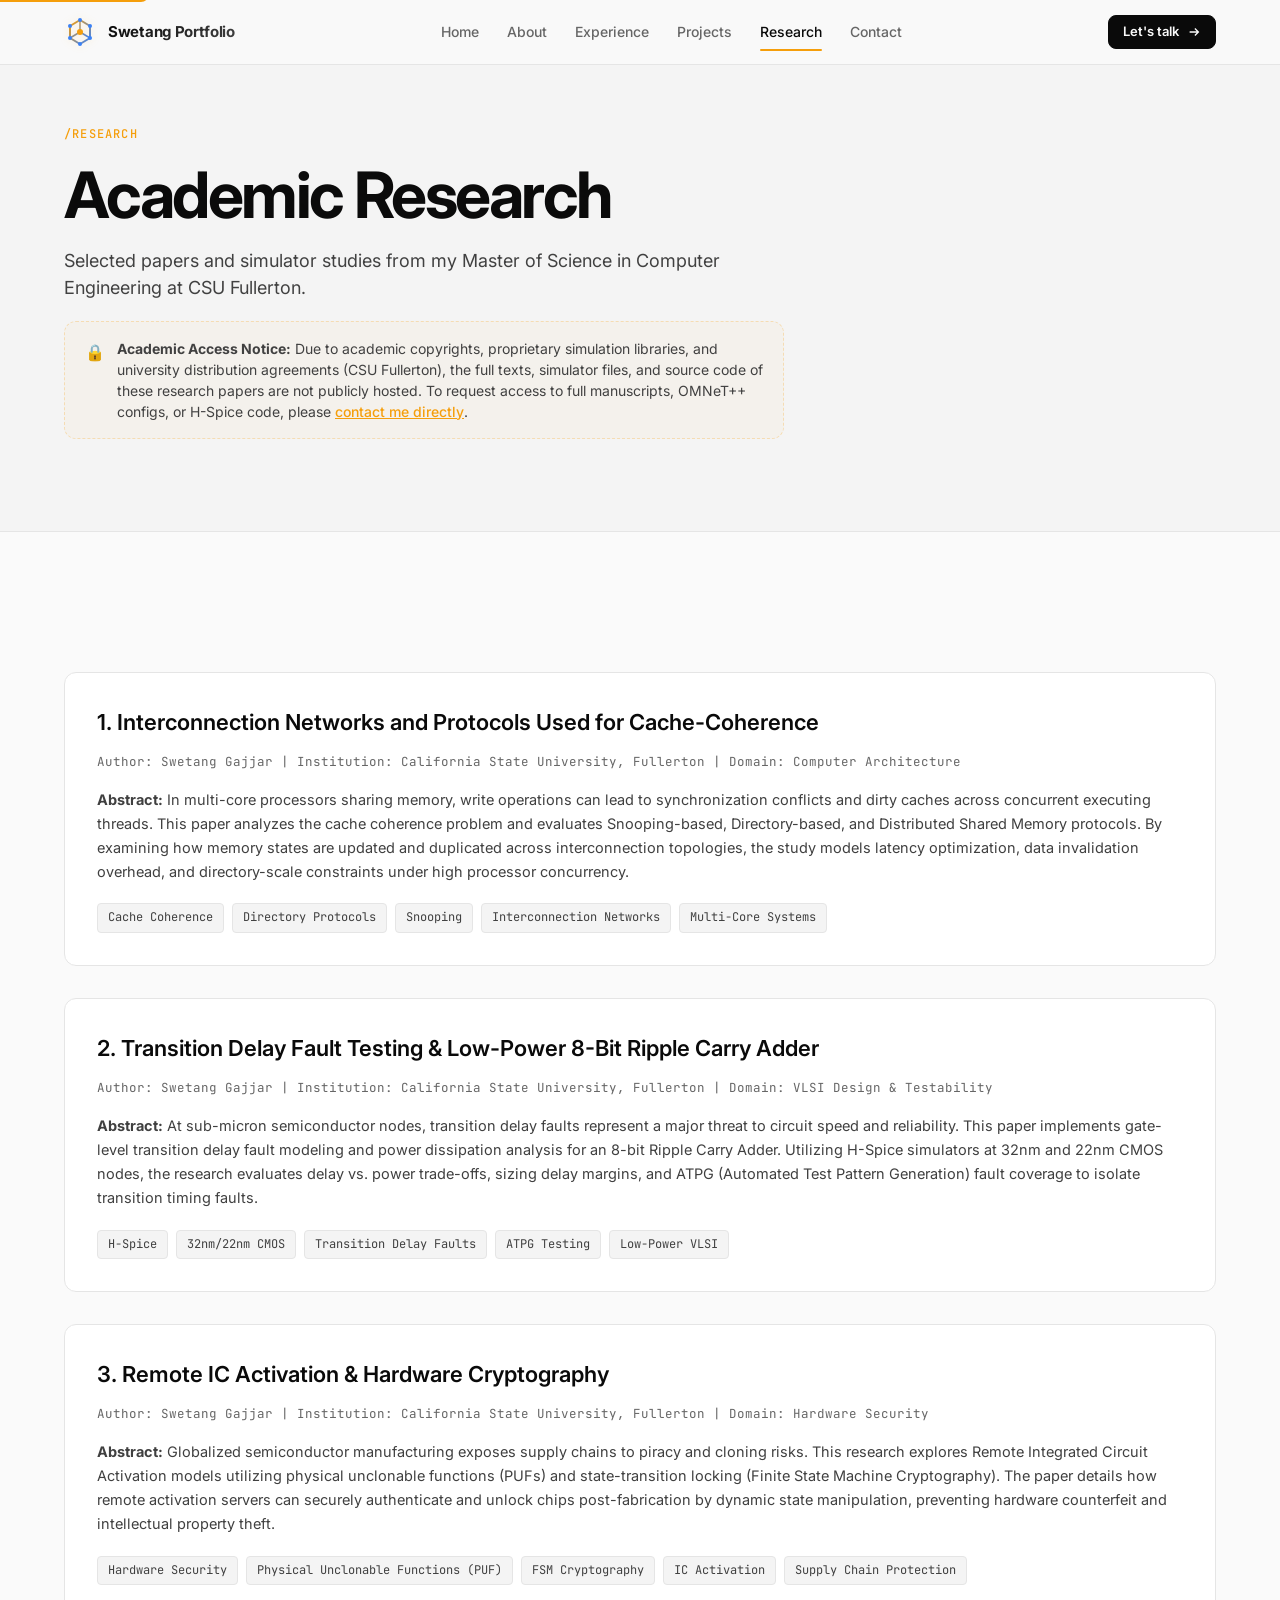
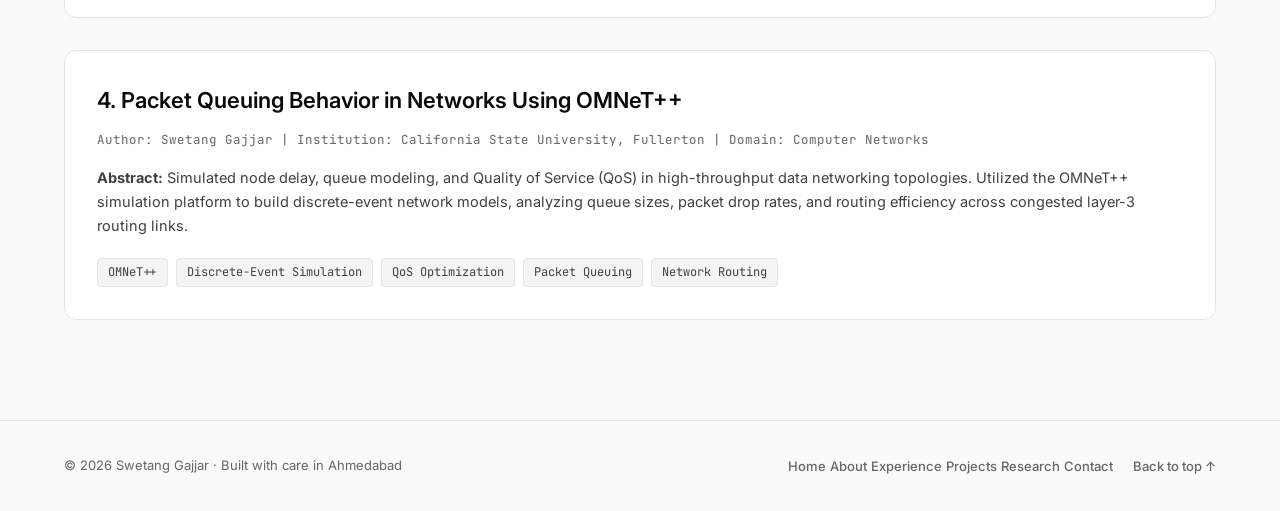
<file: research.html>
<!DOCTYPE html>
<html lang="en">
<head>
  <meta charset="UTF-8">
  <meta name="viewport" content="width=device-width, initial-scale=1.0">
  <title>Research — Swetang Gajjar</title>
  <meta name="description" content="Read Swetang Gajjar's academic papers on cache-coherence interconnection networks, low-power VLSI design, and hardware cryptography.">
  <meta name="keywords" content="Applied AI Engineer, LLM Evaluation, RAG, AI Deployment, MLOps, Scale AI, Outlier, Lockheed Martin, Raytheon, Northrop Grumman, Cal State Fullerton">
  <meta name="author" content="Swetang Gajjar">

  <meta property="og:title" content="Research — Swetang Gajjar">
  <meta property="og:description" content="Read Swetang Gajjar's academic papers on cache-coherence interconnection networks, low-power VLSI design, and hardware cryptography.">
  <meta property="og:type" content="website">
  <meta property="og:url" content="https://swetang.vercel.app/research">
  <meta property="og:image" content="https://swetang.vercel.app/og-image.png">
  <meta name="twitter:card" content="summary_large_image">
  <meta name="twitter:title" content="Research — Swetang Gajjar">
  <meta name="twitter:description" content="Read Swetang Gajjar's academic papers on cache-coherence networks, low-power VLSI, and hardware cryptography.">
  <meta name="twitter:image" content="https://swetang.vercel.app/og-image.png">
  <meta name="twitter:site" content="@SGajjar24">
  <link rel="canonical" href="https://swetang.vercel.app/research">
  <meta name="theme-color" content="#0a0a0a">

  <link rel="icon" href="data:image/svg+xml,%3Csvg width='32' height='32' viewBox='0 0 32 32' fill='none' xmlns='http://www.w3.org/2000/svg'%3E%3Cdefs%3E%3ClinearGradient id='g' x1='0%25' y1='0%25' x2='100%25' y2='100%25'%3E%3Cstop offset='0%25' stop-color='%23f59e0b' /%3E%3Cstop offset='100%25' stop-color='%233b82f6' /%3E%3C/linearGradient%3E%3C/defs%3E%3Cpath d='M6 10L16 4L26 10V22L16 28L6 22V10Z' stroke='url(%23g)' stroke-width='2' stroke-linejoin='round' fill='none'/%3E%3Cpath d='M16 4V16L26 22M16 16L6 22' stroke='url(%23g)' stroke-width='1.5' stroke-linejoin='round'/%3E%3Ccircle cx='16' cy='16' r='3' fill='%23f59e0b' /%3E%3Ccircle cx='16' cy='4' r='2' fill='%233b82f6' /%3E%3Ccircle cx='6' cy='10' r='2' fill='%233b82f6' /%3E%3Ccircle cx='26' cy='10' r='2' fill='%233b82f6' /%3E%3Ccircle cx='6' cy='22' r='2' fill='%233b82f6' /%3E%3Ccircle cx='26' cy='22' r='2' fill='%233b82f6' /%3E%3Ccircle cx='16' cy='28' r='2' fill='%233b82f6' /%3E%3C/svg%3E">
  <link rel="preconnect" href="https://fonts.googleapis.com">
  <link rel="preconnect" href="https://fonts.gstatic.com" crossorigin>
  <link href="https://fonts.googleapis.com/css2?family=Inter:wght@400;500;600;700;800&family=JetBrains+Mono:wght@400;500&family=Instrument+Serif:ital@0;1&display=swap" rel="stylesheet">
  <link rel="stylesheet" href="styles.css">
  
  <script src="components.js" defer></script>
</head>
<body>
  <!-- Skip link for accessibility -->
  <a href="#main" class="skip-link">Skip to content</a>

  <!-- Custom cursor removed to restore default browser cursor -->

  <!-- Scroll progress bar -->
  <div class="scroll-progress" id="scroll-progress" aria-hidden="true"></div>

  <!-- Noise texture overlay -->
  <div class="noise" aria-hidden="true"></div>

  <!-- Shared Header Navigation -->
  <header id="global-header"></header>

  <main id="main">
    <!-- ═══ PAGE HEADER ═══ -->
    <header class="page-header" id="top">
      <div class="container">
        <span class="section-eyebrow">/research</span>
        <h1>Academic Research</h1>
        <p>Selected papers and simulator studies from my Master of Science in Computer Engineering at CSU Fullerton.</p>
        <div class="private-repo-notice" style="max-width: 720px; margin-top: 20px;">
          <span class="notice-icon">🔒</span>
          <span>
            <strong>Academic Access Notice:</strong> Due to academic copyrights, proprietary simulation libraries, and university distribution agreements (CSU Fullerton), the full texts, simulator files, and source code of these research papers are not publicly hosted. To request access to full manuscripts, OMNeT++ configs, or H-Spice code, please <a href="contact.html">contact me directly</a>.
          </span>
        </div>
      </div>
    </header>

    <!-- ═══ RESEARCH PAPERS LIST ═══ -->
    <section class="section">
      <div class="container">
        
        <div class="research-list">
          
          <!-- Paper 1 -->
          <article class="research-card" data-reveal>
            <h2 class="research-title">1. Interconnection Networks and Protocols Used for Cache-Coherence</h2>
            <div class="research-meta">
              <span>Author: Swetang Gajjar</span> | 
              <span>Institution: California State University, Fullerton</span> | 
              <span>Domain: Computer Architecture</span>
            </div>
            <p class="research-abstract">
              <strong>Abstract:</strong> In multi-core processors sharing memory, write operations can lead to synchronization conflicts and dirty caches across concurrent executing threads. This paper analyzes the cache coherence problem and evaluates Snooping-based, Directory-based, and Distributed Shared Memory protocols. By examining how memory states are updated and duplicated across interconnection topologies, the study models latency optimization, data invalidation overhead, and directory-scale constraints under high processor concurrency.
            </p>
            <div class="tech-tag-list">
              <span>Cache Coherence</span>
              <span>Directory Protocols</span>
              <span>Snooping</span>
              <span>Interconnection Networks</span>
              <span>Multi-Core Systems</span>
            </div>
          </article>

          <!-- Paper 2 -->
          <article class="research-card" data-reveal>
            <h2 class="research-title">2. Transition Delay Fault Testing &amp; Low-Power 8-Bit Ripple Carry Adder</h2>
            <div class="research-meta">
              <span>Author: Swetang Gajjar</span> | 
              <span>Institution: California State University, Fullerton</span> | 
              <span>Domain: VLSI Design &amp; Testability</span>
            </div>
            <p class="research-abstract">
              <strong>Abstract:</strong> At sub-micron semiconductor nodes, transition delay faults represent a major threat to circuit speed and reliability. This paper implements gate-level transition delay fault modeling and power dissipation analysis for an 8-bit Ripple Carry Adder. Utilizing H-Spice simulators at 32nm and 22nm CMOS nodes, the research evaluates delay vs. power trade-offs, sizing delay margins, and ATPG (Automated Test Pattern Generation) fault coverage to isolate transition timing faults.
            </p>
            <div class="tech-tag-list">
              <span>H-Spice</span>
              <span>32nm/22nm CMOS</span>
              <span>Transition Delay Faults</span>
              <span>ATPG Testing</span>
              <span>Low-Power VLSI</span>
            </div>
          </article>

          <!-- Paper 3 -->
          <article class="research-card" data-reveal>
            <h2 class="research-title">3. Remote IC Activation &amp; Hardware Cryptography</h2>
            <div class="research-meta">
              <span>Author: Swetang Gajjar</span> | 
              <span>Institution: California State University, Fullerton</span> | 
              <span>Domain: Hardware Security</span>
            </div>
            <p class="research-abstract">
              <strong>Abstract:</strong> Globalized semiconductor manufacturing exposes supply chains to piracy and cloning risks. This research explores Remote Integrated Circuit Activation models utilizing physical unclonable functions (PUFs) and state-transition locking (Finite State Machine Cryptography). The paper details how remote activation servers can securely authenticate and unlock chips post-fabrication by dynamic state manipulation, preventing hardware counterfeit and intellectual property theft.
            </p>
            <div class="tech-tag-list">
              <span>Hardware Security</span>
              <span>Physical Unclonable Functions (PUF)</span>
              <span>FSM Cryptography</span>
              <span>IC Activation</span>
              <span>Supply Chain Protection</span>
            </div>
          </article>

          <!-- Paper 4 -->
          <article class="research-card" data-reveal>
            <h2 class="research-title">4. Packet Queuing Behavior in Networks Using OMNeT++</h2>
            <div class="research-meta">
              <span>Author: Swetang Gajjar</span> | 
              <span>Institution: California State University, Fullerton</span> | 
              <span>Domain: Computer Networks</span>
            </div>
            <p class="research-abstract">
              <strong>Abstract:</strong> Simulated node delay, queue modeling, and Quality of Service (QoS) in high-throughput data networking topologies. Utilized the OMNeT++ simulation platform to build discrete-event network models, analyzing queue sizes, packet drop rates, and routing efficiency across congested layer-3 routing links.
            </p>
            <div class="tech-tag-list">
              <span>OMNeT++</span>
              <span>Discrete-Event Simulation</span>
              <span>QoS Optimization</span>
              <span>Packet Queuing</span>
              <span>Network Routing</span>
            </div>
          </article>

        </div>
      </div>
    </section>
  </main>

  <!-- Shared Footer Component -->
  <footer id="global-footer"></footer>

  <script src="app.js"></script>
</body>
</html>
</file>
<file: styles.css>
/* ═══════════════════════════════════════════════════════════════════════════
   Swetang Gajjar — Portfolio v2.0
   Award-winning depth: animated grids, magnetic buttons,
   custom cursor, animated counters, dark-mode native
   ═══════════════════════════════════════════════════════════════════════════ */

/* ── Reset & base ─────────────────────────────────────────────────── */
*,
*::before,
*::after {
  box-sizing: border-box;
  margin: 0;
  padding: 0;
}

html {
  scroll-behavior: smooth;
  scroll-padding-top: 80px;
  -webkit-text-size-adjust: 100%;
  -webkit-font-smoothing: antialiased;
  -moz-osx-font-smoothing: grayscale;
  text-rendering: optimizeLegibility;
}

:root {
  /* Dark-first palette — feels more professional and modern */
  --bg:           #0a0a0a;
  --bg-alt:       #0f0f0f;
  --bg-card:      #131313;
  --bg-elevated:  #1a1a1a;
  --bg-soft:      #1f1f1f;

  --text:         #f5f5f5;
  --text-secondary: #b4b4b4;
  --text-muted:   #8a8a8a;
  --text-faint:   #5a5a5a;

  --border:       #262626;
  --border-strong:#404040;

  --accent:       #f59e0b;      /* warm amber */
  --accent-2:     #3b82f6;      /* electric blue */
  --accent-3:     #a855f7;      /* soft purple */
  --accent-soft:  rgba(245, 158, 11, 0.1);
  --accent-2-soft:rgba(59, 130, 246, 0.1);
  --accent-3-soft:rgba(168, 85, 247, 0.1);

  --success:      #10b981;

  --max-width:    1200px;
  --radius:       8px;
  --radius-lg:    12px;
  --radius-xl:    20px;

  --shadow-sm:    0 1px 2px rgba(0,0,0,0.3);
  --shadow:       0 4px 12px rgba(0,0,0,0.4);
  --shadow-lg:    0 12px 40px rgba(0,0,0,0.5);
  --shadow-glow:  0 0 60px rgba(245, 158, 11, 0.15);

  --font-sans:    'Inter', -apple-system, BlinkMacSystemFont, sans-serif;
  --font-mono:    'JetBrains Mono', 'SF Mono', Menlo, monospace;
  --font-serif:   'Instrument Serif', Georgia, serif;
}

@media (prefers-color-scheme: light) {
  :root {
    --bg:           #fafafa;
    --bg-alt:       #f4f4f4;
    --bg-card:      #ffffff;
    --bg-elevated:  #f4f4f4;
    --bg-soft:      #ebebeb;
    --text:         #0a0a0a;
    --text-secondary:#404040;
    --text-muted:   #666666;
    --text-faint:   #999999;
    --border:       #e5e5e5;
    --border-strong:#d4d4d4;
    --accent-soft:  rgba(245, 158, 11, 0.08);
    --shadow-sm:    0 1px 2px rgba(0,0,0,0.04);
    --shadow:       0 4px 12px rgba(0,0,0,0.05);
    --shadow-lg:    0 12px 40px rgba(0,0,0,0.08);
  }
}

body {
  font-family: var(--font-sans);
  background: var(--bg);
  color: var(--text);
  line-height: 1.6;
  font-size: 16px;
  min-height: 100vh;
  overflow-x: hidden;
}

@media (max-width: 1024px) {
  body { cursor: auto; }
}

a { color: inherit; text-decoration: none; }
img, svg { display: block; max-width: 100%; }
button { font-family: inherit; cursor: pointer; border: none; background: none; color: inherit; }

/* ── Container ────────────────────────────────────────────────────── */
.container {
  max-width: var(--max-width);
  margin: 0 auto;
  padding: 0 24px;
}

/* ── Skip link ────────────────────────────────────────────────────── */
.skip-link {
  position: absolute;
  top: -40px;
  left: 0;
  background: var(--accent);
  color: #0a0a0a;
  padding: 8px 16px;
  z-index: 1005;
  border-radius: 0 0 var(--radius) 0;
  transition: top 0.2s;
  font-weight: 600;
}
.skip-link:focus { top: 0; }

/* ═══ GLOBAL EFFECTS ═══ */

/* Scroll progress bar */
.scroll-progress {
  position: fixed;
  top: 0;
  left: 0;
  height: 2px;
  width: 100%;
  background: linear-gradient(90deg, var(--accent), var(--accent-2), var(--accent-3));
  z-index: 200;
  transform: scaleX(0);
  transform-origin: left;
  transition: transform 0.1s ease-out;
}

/* Noise texture (subtle film grain) */
.noise {
  position: fixed;
  inset: 0;
  pointer-events: none;
  z-index: 1;
  opacity: 0.025;
  background-image: url("data:image/svg+xml,%3Csvg viewBox='0 0 200 200' xmlns='http://www.w3.org/2000/svg'%3E%3Cfilter id='n'%3E%3CfeTurbulence type='fractalNoise' baseFrequency='0.9' /%3E%3C/filter%3E%3Crect width='100%25' height='100%25' filter='url(%23n)' /%3E%3C/svg%3E");
  mix-blend-mode: overlay;
}

/* Custom cursor & status-pill styling removed */

@keyframes pulse {
  0%, 100% { transform: scale(1); opacity: 0.3; }
  50% { transform: scale(2.5); opacity: 0; }
}

/* ═══ HEADER / NAV ═══ */
.header {
  position: fixed;
  top: 0;
  left: 0;
  right: 0;
  z-index: 1000;
  background: rgba(10, 10, 10, 0.75);
  backdrop-filter: saturate(180%) blur(20px);
  -webkit-backdrop-filter: saturate(180%) blur(20px);
  border-bottom: 1px solid var(--border);
}

@media (prefers-color-scheme: light) {
  .header { background: rgba(250, 250, 250, 0.85); }
}

.nav {
  display: flex;
  align-items: center;
  justify-content: space-between;
  height: 64px;
  gap: 32px;
}

.logo {
  display: flex;
  align-items: center;
  gap: 12px;
  font-weight: 600;
  font-size: 15px;
  letter-spacing: -0.01em;
  color: var(--text);
  text-decoration: none;
}

.logo-symbol {
  flex-shrink: 0;
  transition: transform 0.4s cubic-bezier(0.175, 0.885, 0.32, 1.275), filter 0.3s;
  filter: drop-shadow(0 0 4px rgba(245, 158, 11, 0.15));
}

.logo:hover .logo-symbol {
  transform: rotate(30deg) scale(1.05);
  filter: drop-shadow(0 0 8px rgba(245, 158, 11, 0.35)) drop-shadow(0 0 12px rgba(59, 130, 246, 0.25));
}

.logo-text {
  font-family: var(--font-sans);
  font-size: 15px;
  font-weight: 700;
  letter-spacing: -0.02em;
  color: var(--text);
  background: linear-gradient(135deg, var(--text), var(--text-secondary));
  -webkit-background-clip: text;
  -webkit-text-fill-color: transparent;
  transition: opacity 0.2s;
}

.logo:hover .logo-text {
  background: linear-gradient(135deg, var(--accent), var(--accent-2));
  -webkit-background-clip: text;
  -webkit-text-fill-color: transparent;
}

.nav-links {
  display: flex;
  gap: 4px;
  flex: 1;
  justify-content: center;
}

.nav-links a {
  padding: 8px 12px;
  font-size: 14px;
  font-weight: 500;
  color: var(--text-muted);
  border-radius: 6px;
  transition: color 0.15s, background 0.15s;
  position: relative;
}

.nav-links a::after {
  content: '';
  position: absolute;
  bottom: 0;
  left: 12px;
  right: 12px;
  height: 2px;
  background: var(--accent);
  border-radius: 2px;
  transform: scaleX(0);
  transition: transform 0.25s cubic-bezier(0.25, 0.46, 0.45, 0.94);
  transform-origin: center;
}

.nav-links a:hover { color: var(--text); }
.nav-links a:hover::after { transform: scaleX(1); }
.nav-links a.active { color: var(--text); }
.nav-links a.active::after { transform: scaleX(1); }

.mobile-nav-header,
.mobile-nav-footer,
.nav-chevron,
.nav-backdrop {
  display: none;
}

.mobile-toggle {
  display: none;
  flex-direction: column;
  gap: 4px;
  padding: 8px;
  background: transparent;
  border: none;
  cursor: pointer;
}

.mobile-toggle span {
  display: block;
  width: 20px;
  height: 2px;
  background: var(--text);
  border-radius: 1px;
  transition: transform 0.2s, opacity 0.2s;
}

.mobile-toggle.open span:nth-child(1) {
  transform: translateY(6px) rotate(45deg);
}

.mobile-toggle.open span:nth-child(2) {
  opacity: 0;
}

.mobile-toggle.open span:nth-child(3) {
  transform: translateY(-6px) rotate(-45deg);
}

/* ═══ BUTTONS ═══ */
.btn {
  display: inline-flex;
  align-items: center;
  justify-content: center;
  gap: 8px;
  padding: 12px 18px;
  font-size: 14px;
  font-weight: 600;
  border-radius: var(--radius);
  transition: background 0.2s, border-color 0.2s, color 0.2s, box-shadow 0.2s, transform 0.2s;
  cursor: pointer;
  white-space: nowrap;
  line-height: 1.2;
  border: 1px solid transparent;
  position: relative;
  overflow: hidden;
  text-decoration: none;
}

.btn-sm { padding: 8px 14px; font-size: 13px; }

.btn-primary {
  background: var(--text);
  color: var(--bg);
  border-color: var(--text);
}
.btn-primary:hover {
  background: var(--accent);
  border-color: var(--accent);
  color: #0a0a0a;
  box-shadow: var(--shadow-glow);
}

.btn-ghost {
  background: var(--bg-card);
  color: var(--text);
  border: 1px solid var(--border);
}
.btn-ghost:hover {
  background: var(--bg-elevated);
  border-color: var(--border-strong);
}

/* ═══ HERO SECTION ═══ */
.hero {
  position: relative;
  padding: 100px 0 80px;
  min-height: 92vh;
  display: flex;
  align-items: center;
  overflow: hidden;
}

.hero-grid-bg {
  position: absolute;
  inset: 0;
  background-image:
    linear-gradient(var(--border) 1px, transparent 1px),
    linear-gradient(90deg, var(--border) 1px, transparent 1px);
  background-size: 56px 56px;
  background-position: center center;
  mask-image: radial-gradient(ellipse 80% 60% at 50% 30%, black, transparent 80%);
  -webkit-mask-image: radial-gradient(ellipse 80% 60% at 50% 30%, black, transparent 80%);
  opacity: 0.5;
  animation: gridFloat 30s linear infinite;
  pointer-events: none;
}

@keyframes gridFloat {
  0% { background-position: 0 0; }
  100% { background-position: 56px 56px; }
}

.hero-glow {
  position: absolute;
  top: 10%;
  left: 50%;
  transform: translateX(-50%);
  width: 600px;
  height: 600px;
  background: radial-gradient(circle, var(--accent-soft) 0%, transparent 60%);
  pointer-events: none;
  z-index: 0;
  animation: glowPulse 6s ease-in-out infinite;
}

@keyframes glowPulse {
  0%, 100% { opacity: 0.6; transform: translateX(-50%) scale(1); }
  50% { opacity: 1; transform: translateX(-50%) scale(1.1); }
}

.hero > .container { position: relative; z-index: 2; }

.hero-badge {
  display: inline-flex;
  align-items: center;
  gap: 10px;
  padding: 8px 16px;
  background: var(--bg-card);
  border: 1px solid var(--border);
  border-radius: 999px;
  font-size: 13px;
  font-weight: 500;
  color: var(--text-secondary);
  margin-bottom: 32px;
  transition: border-color 0.2s;
}
.hero-badge:hover { border-color: var(--accent); }

.pulse-dot {
  width: 6px;
  height: 6px;
  background: var(--accent);
  border-radius: 50%;
  position: relative;
  display: inline-block;
  flex-shrink: 0;
}
.pulse-dot::after {
  content: '';
  position: absolute;
  inset: -3px;
  border-radius: 50%;
  background: var(--accent);
  opacity: 0.4;
  animation: pulse 2s ease-in-out infinite;
}

.badge-divider { color: var(--text-faint); }

.hero-title {
  font-size: clamp(2.5rem, 6vw, 4.5rem);
  font-weight: 700;
  line-height: 1.05;
  letter-spacing: -0.04em;
  max-width: 980px;
  margin-bottom: 28px;
  color: var(--text);
}

.hero-line { display: block; }

.underline-anim {
  position: relative;
  display: inline-block;
  color: var(--accent);
  font-style: italic;
  font-family: var(--font-serif);
  font-weight: 400;
}

.underline-anim::after {
  content: '';
  position: absolute;
  left: 0;
  right: 0;
  bottom: 0.05em;
  height: 0.18em;
  background: var(--accent-soft);
  z-index: -1;
  border-radius: 2px;
  transform-origin: left;
  animation: underlineReveal 1s ease-out 0.6s backwards;
}

@keyframes underlineReveal {
  from { transform: scaleX(0); }
  to { transform: scaleX(1); }
}

.hero-subtitle {
  font-size: clamp(1.05rem, 1.5vw, 1.2rem);
  color: var(--text-secondary);
  max-width: 720px;
  margin-bottom: 44px;
  line-height: 1.65;
}

.hero-subtitle strong {
  color: var(--text);
  font-weight: 600;
}

.hero-subtitle em {
  color: var(--accent);
  font-style: normal;
  font-weight: 600;
}

.hero-actions {
  display: flex;
  flex-wrap: wrap;
  gap: 12px;
  margin-bottom: 80px;
}

.hero-stats {
  display: grid;
  grid-template-columns: repeat(4, 1fr);
  gap: 20px;
  margin-top: 24px;
}

.stat {
  display: flex;
  flex-direction: column;
  gap: 8px;
  padding: 24px 28px;
  background: rgba(255, 255, 255, 0.015);
  border: 1px solid var(--border);
  border-radius: var(--radius-lg);
  transition: transform 0.35s cubic-bezier(0.165, 0.84, 0.44, 1), border-color 0.35s ease, box-shadow 0.35s ease;
  position: relative;
  overflow: hidden;
}

.stat::before {
  content: '';
  position: absolute;
  inset: 0;
  background: linear-gradient(135deg, rgba(245, 158, 11, 0.06) 0%, transparent 100%);
  opacity: 0;
  transition: opacity 0.35s ease;
  pointer-events: none;
}

.stat:hover::before {
  opacity: 1;
}

.stat:hover {
  border-color: rgba(245, 158, 11, 0.25);
  box-shadow: 0 12px 30px rgba(0, 0, 0, 0.4), 0 0 25px rgba(245, 158, 11, 0.04);
}

@media (hover: hover) and (pointer: fine) {
  .stat:hover {
    transform: translateY(-5px);
  }
}

.stat-value {
  font-family: var(--font-mono);
  font-size: clamp(1.85rem, 3.2vw, 2.6rem);
  font-weight: 700;
  letter-spacing: -0.04em;
  line-height: 1;
  background: linear-gradient(135deg, var(--text) 30%, var(--text-secondary) 100%);
  -webkit-background-clip: text;
  -webkit-text-fill-color: transparent;
  transition: background 0.35s ease;
  font-variant-numeric: tabular-nums;
  margin-bottom: 2px;
}

.stat:hover .stat-value {
  background: linear-gradient(135deg, var(--accent), var(--accent-2));
  -webkit-background-clip: text;
  -webkit-text-fill-color: transparent;
}

.stat-label {
  font-size: 13.5px;
  font-weight: 500;
  color: var(--text-muted);
  line-height: 1.45;
  transition: color 0.35s ease;
}

.stat:hover .stat-label {
  color: var(--text-secondary);
}

/* ═══ MANIFESTO SECTION ═══ */
.manifesto {
  padding: 120px 0;
  position: relative;
  overflow: hidden;
}

.manifesto-slider-container {
  position: relative;
  max-width: 900px;
  margin: 0 auto;
  min-height: 280px;
  display: flex;
  align-items: center;
  justify-content: center;
}

.manifesto-slide {
  position: absolute;
  top: 0;
  left: 0;
  width: 100%;
  opacity: 0;
  visibility: hidden;
  transition: opacity 0.8s ease, visibility 0.8s ease, transform 0.8s ease;
  transform: translateY(15px);
  text-align: center;
}

.manifesto-slide.active {
  position: relative;
  opacity: 1;
  visibility: visible;
  transform: translateY(0);
}

.manifesto-mark {
  font-family: var(--font-serif);
  font-size: 180px;
  line-height: 0.5;
  color: var(--accent);
  opacity: 0.2;
  position: absolute;
  top: -20px;
  left: 50%;
  transform: translateX(-50%);
  pointer-events: none;
  z-index: -1;
}

.manifesto-text {
  font-family: var(--font-serif);
  font-size: clamp(1.75rem, 3.5vw, 2.5rem);
  line-height: 1.3;
  letter-spacing: -0.02em;
  color: var(--text);
  margin-bottom: 32px;
  font-weight: 400;
  font-style: italic;
}

.manifesto-accent {
  color: var(--accent);
  font-weight: 600;
  font-style: normal;
  display: block;
  margin-top: 12px;
}

.manifesto-attr {
  display: inline-flex;
  align-items: center;
  gap: 12px;
  color: var(--text-muted);
  font-size: 13px;
  font-family: var(--font-mono);
  text-transform: uppercase;
  letter-spacing: 0.1em;
}

.manifesto-line {
  width: 32px;
  height: 1px;
  background: var(--text-muted);
}

.slider-dots {
  display: flex;
  justify-content: center;
  gap: 8px;
  margin-top: 40px;
}

.slider-dots .dot {
  width: 8px;
  height: 8px;
  border-radius: 50%;
  background: var(--border-strong);
  cursor: pointer;
  transition: all 0.3s ease;
}

.slider-dots .dot:hover {
  background: var(--text-secondary);
}

.slider-dots .dot.active {
  background: var(--accent);
  width: 24px;
  border-radius: 4px;
}

/* ─── Private Repo & Academic Notice Banner ─── */
.private-repo-notice {
  margin-top: -8px;
  margin-bottom: 32px;
  padding: 16px 20px;
  background: rgba(245, 158, 11, 0.03);
  border: 1px dashed rgba(245, 158, 11, 0.25);
  border-radius: var(--radius-lg);
  font-size: 14px;
  color: var(--text-secondary);
  line-height: 1.5;
  display: flex;
  gap: 12px;
  align-items: flex-start;
  max-width: 100%;
}

.private-repo-notice .notice-icon {
  font-size: 16px;
  margin-top: 2px;
  flex-shrink: 0;
}

.private-repo-notice a {
  color: var(--accent);
  text-decoration: underline;
  font-weight: 500;
  transition: color 0.2s;
}

.private-repo-notice a:hover {
  color: var(--accent-2);
}

/* ═══ SECTIONS (Generic) ═══ */
.section {
  padding: 100px 0;
  position: relative;
  z-index: 2;
}

.section-alt { background: var(--bg-alt); }
.section-dark {
  background: var(--bg);
  border-top: 1px solid var(--border);
  border-bottom: 1px solid var(--border);
}

.section-header {
  margin-bottom: 64px;
  max-width: 760px;
}

.section-eyebrow {
  display: inline-block;
  font-size: 12px;
  font-weight: 500;
  color: var(--accent);
  text-transform: uppercase;
  letter-spacing: 0.1em;
  margin-bottom: 16px;
  font-family: var(--font-mono);
}

.section-title {
  font-size: clamp(2rem, 4vw, 3rem);
  font-weight: 700;
  line-height: 1.1;
  letter-spacing: -0.035em;
  color: var(--text);
  margin-bottom: 20px;
}

.section-description {
  font-size: 17px;
  color: var(--text-secondary);
  line-height: 1.65;
  max-width: 720px;
}

/* ═══ ABOUT + PILLARS ═══ */
.about-grid {
  display: grid;
  grid-template-columns: 1fr 1fr;
  gap: 64px;
  align-items: start;
}

.about-content p {
  color: var(--text-secondary);
  font-size: 16px;
  line-height: 1.7;
  margin-bottom: 18px;
}

.about-content p.lead {
  font-size: 21px;
  color: var(--text);
  line-height: 1.5;
  font-weight: 500;
  margin-bottom: 24px;
}

.about-content strong {
  color: var(--text);
  font-weight: 600;
  background: linear-gradient(180deg, transparent 65%, var(--accent-soft) 65%);
  padding: 0 2px;
}

.pillar-stack {
  display: flex;
  flex-direction: column;
  gap: 20px;
}

.pillar {
  display: flex;
  gap: 20px;
  padding: 24px;
  background: var(--bg-card);
  border: 1px solid var(--border);
  border-radius: var(--radius-lg);
  transition: transform 0.3s ease, border-color 0.3s ease;
  position: relative;
  overflow: hidden;
}

.pillar::before {
  content: '';
  position: absolute;
  top: 0;
  left: 0;
  width: 3px;
  height: 100%;
  background: var(--accent);
  transform: scaleY(0);
  transform-origin: top;
  transition: transform 0.3s;
}

.pillar:hover {
  border-color: var(--border-strong);
}

@media (hover: hover) and (pointer: fine) {
  .pillar:hover {
    transform: translateX(4px);
  }
}

.pillar:hover::before { transform: scaleY(1); }

.pillar-num {
  font-family: var(--font-mono);
  font-size: 14px;
  font-weight: 700;
  color: var(--accent);
  padding-top: 2px;
  flex-shrink: 0;
}

.pillar-body { flex: 1; }

.pillar-body h2, .pillar-body h3 {
  font-size: 17px;
  font-weight: 600;
  color: var(--text);
  margin-bottom: 8px;
  letter-spacing: -0.01em;
}

.pillar-body p {
  font-size: 14px;
  color: var(--text-muted);
  line-height: 1.6;
  margin-bottom: 12px;
}

.pillar-tag {
  display: inline-block;
  font-size: 11px;
  font-weight: 600;
  padding: 3px 8px;
  background: var(--bg-elevated);
  color: var(--text-secondary);
  border-radius: 4px;
  font-family: var(--font-mono);
  letter-spacing: 0.05em;
  text-transform: uppercase;
}



/* ═══ TIMELINE ═══ */
.timeline {
  display: flex;
  flex-direction: column;
  gap: 0;
  position: relative;
  max-width: 880px;
}

.timeline-item {
  display: grid;
  grid-template-columns: 32px 1fr;
  gap: 24px;
  padding-bottom: 56px;
  position: relative;
}

.timeline-item:last-child { padding-bottom: 0; }

.timeline-rail {
  position: absolute;
  left: 11px;
  top: 24px;
  bottom: 0;
  width: 1px;
  background: linear-gradient(180deg, var(--border-strong), var(--border) 60%, transparent);
}

.timeline-item:last-child .timeline-rail { display: none; }

.timeline-marker {
  position: relative;
  padding-top: 10px;
}

.timeline-dot {
  width: 14px;
  height: 14px;
  border-radius: 50%;
  background: var(--bg);
  border: 2px solid var(--border-strong);
  position: relative;
  z-index: 1;
}

.timeline-dot.current {
  background: var(--accent);
  border-color: var(--accent);
  box-shadow: 0 0 0 4px var(--accent-soft);
}

.timeline-pulse {
  position: absolute;
  inset: -3px;
  border-radius: 50%;
  background: var(--accent);
  opacity: 0.3;
  animation: pulse 2.5s ease-in-out infinite;
}

.timeline-content {
  padding-top: 4px;
}

.timeline-meta {
  display: flex;
  align-items: center;
  gap: 8px;
  margin-bottom: 10px;
  flex-wrap: wrap;
}

.timeline-date {
  font-size: 13px;
  color: var(--text-muted);
  font-family: var(--font-mono);
  font-weight: 500;
}

.timeline-badge {
  font-size: 10px;
  font-weight: 700;
  padding: 3px 8px;
  border-radius: 999px;
  text-transform: uppercase;
  letter-spacing: 0.05em;
}

.current-badge {
  background: var(--accent-soft);
  color: var(--accent);
}

.timeline-tag {
  font-size: 11px;
  font-weight: 500;
  padding: 3px 8px;
  background: var(--bg-elevated);
  color: var(--text-muted);
  border-radius: 999px;
  border: 1px solid var(--border);
}

.timeline-role {
  font-size: 21px;
  font-weight: 600;
  color: var(--text);
  letter-spacing: -0.015em;
  margin-bottom: 4px;
  line-height: 1.3;
}

.timeline-company {
  font-size: 14px;
  color: var(--text-muted);
  margin-bottom: 18px;
  font-family: var(--font-mono);
}

.timeline-bullets {
  list-style: none;
  display: flex;
  flex-direction: column;
  gap: 10px;
}

.timeline-bullets li {
  position: relative;
  padding-left: 20px;
  font-size: 14.5px;
  color: var(--text-secondary);
  line-height: 1.65;
}

.timeline-bullets li::before {
  content: '';
  position: absolute;
  left: 0;
  top: 10px;
  width: 6px;
  height: 6px;
  background: var(--accent);
  border-radius: 50%;
}

.timeline-bullets strong {
  color: var(--text);
  font-weight: 600;
  background: linear-gradient(180deg, transparent 60%, var(--accent-soft) 60%);
  padding: 0 2px;
}

/* ═══ PROJECTS ═══ */
.projects-grid {
  display: grid;
  grid-template-columns: 1fr 1fr;
  gap: 24px;
}

.project-card {
  position: relative;
  background: var(--bg-card);
  border: 1px solid var(--border);
  border-radius: var(--radius-xl);
  padding: 32px;
  transition: transform 0.3s cubic-bezier(0.4, 0, 0.2, 1), border-color 0.3s cubic-bezier(0.4, 0, 0.2, 1), box-shadow 0.3s cubic-bezier(0.4, 0, 0.2, 1);
  display: flex;
  flex-direction: column;
  overflow: hidden;
  isolation: isolate;
}

.project-glow {
  position: absolute;
  top: -50%;
  right: -50%;
  width: 200%;
  height: 200%;
  background: radial-gradient(circle, var(--accent-soft) 0%, transparent 50%);
  opacity: 0;
  transition: opacity 0.4s;
  pointer-events: none;
  z-index: -1;
}

.project-card:hover .project-glow { opacity: 1; }
.project-card:hover {
  border-color: var(--border-strong);
}

@media (hover: hover) and (pointer: fine) {
  .project-card:hover {
    transform: translateY(-4px);
    box-shadow: var(--shadow);
  }
}

.project-featured {
  grid-column: span 2;
  background: linear-gradient(135deg, var(--bg-card) 0%, var(--bg-elevated) 100%);
  border-color: var(--border-strong);
}

.project-featured .project-glow {
  background: radial-gradient(circle, var(--accent-soft) 0%, transparent 50%);
}

.project-header {
  display: flex;
  justify-content: space-between;
  align-items: center;
  margin-bottom: 20px;
}

.project-icon-wrap {
  position: relative;
  width: 56px;
  height: 56px;
  display: inline-flex;
  align-items: center;
  justify-content: center;
  background: var(--bg-elevated);
  border: 1px solid var(--border);
  border-radius: var(--radius);
  transition: all 0.3s;
}

.project-card:hover .project-icon-wrap {
  background: var(--bg-card);
  border-color: var(--accent);
}

.project-icon {
  font-size: 28px;
  font-family: var(--font-mono);
  font-weight: 700;
  background: linear-gradient(135deg, var(--accent), var(--accent-2));
  -webkit-background-clip: text;
  background-clip: text;
  -webkit-text-fill-color: transparent;
  color: transparent;
}

.project-tag {
  font-size: 10px;
  font-weight: 700;
  padding: 5px 10px;
  background: var(--bg-elevated);
  border-radius: 999px;
  text-transform: uppercase;
  letter-spacing: 0.05em;
  border: 1px solid var(--border);
  color: var(--text-muted);
}

.tag-amber { color: var(--accent); border-color: rgba(245, 158, 11, 0.3); background: var(--accent-soft); }
.tag-blue  { color: var(--accent-2); border-color: rgba(59, 130, 246, 0.3); background: var(--accent-2-soft); }
.tag-purple{ color: var(--accent-3); border-color: rgba(168, 85, 247, 0.3); background: var(--accent-3-soft); }
.tag-green { color: var(--success);  border-color: rgba(16, 185, 129, 0.3); background: rgba(16, 185, 129, 0.1); }

.project-title {
  font-size: 22px;
  font-weight: 700;
  color: var(--text);
  letter-spacing: -0.015em;
  margin-bottom: 12px;
  line-height: 1.25;
}

.project-featured .project-title { font-size: 28px; }

.project-description {
  font-size: 14.5px;
  color: var(--text-secondary);
  line-height: 1.65;
  margin-bottom: 24px;
}

.project-description strong {
  color: var(--text);
  font-weight: 600;
}

.project-stats {
  display: grid;
  grid-template-columns: repeat(3, 1fr);
  gap: 12px;
  padding: 16px 0;
  margin-bottom: 20px;
  border-top: 1px solid var(--border);
  border-bottom: 1px solid var(--border);
}

.project-stat-value {
  font-size: 18px;
  font-weight: 700;
  color: var(--text);
  letter-spacing: -0.02em;
  margin-bottom: 2px;
  font-family: var(--font-mono);
}

.project-featured .project-stat-value { font-size: 22px; }

.project-stat-label {
  font-size: 11px;
  color: var(--text-muted);
  text-transform: uppercase;
  letter-spacing: 0.05em;
  font-weight: 500;
}

.project-tech {
  display: flex;
  flex-wrap: wrap;
  gap: 6px;
  margin-bottom: 24px;
}

.project-tech span {
  font-size: 12px;
  font-weight: 500;
  padding: 4px 10px;
  background: var(--bg-elevated);
  color: var(--text-secondary);
  border-radius: 5px;
  font-family: var(--font-mono);
  border: 1px solid var(--border);
}

.project-link {
  display: inline-flex;
  align-items: center;
  gap: 6px;
  font-size: 14px;
  font-weight: 600;
  color: var(--accent);
  margin-top: auto;
  transition: gap 0.2s, color 0.2s;
}

.project-link:hover { gap: 10px; color: var(--accent); }



/* ═══ CONTACT ═══ */
.contact-card {
  position: relative;
  background: var(--bg-card);
  border: 1px solid var(--border);
  border-radius: var(--radius-xl);
  padding: 80px 60px;
  text-align: center;
  overflow: hidden;
  isolation: isolate;
}

.contact-deco {
  position: absolute;
  top: 50%;
  left: 50%;
  transform: translate(-50%, -50%);
  width: 600px;
  height: 600px;
  pointer-events: none;
  z-index: -1;
}

.contact-ring {
  position: absolute;
  top: 50%;
  left: 50%;
  border: 1px solid var(--accent);
  border-radius: 50%;
  transform: translate(-50%, -50%);
  opacity: 0.15;
}

.contact-ring-1 { width: 200px; height: 200px; animation: ringPulse 4s ease-in-out infinite; }
.contact-ring-2 { width: 400px; height: 400px; animation: ringPulse 4s ease-in-out infinite 1.3s; }
.contact-ring-3 { width: 600px; height: 600px; animation: ringPulse 4s ease-in-out infinite 2.6s; }

@keyframes ringPulse {
  0%, 100% { opacity: 0.1; transform: translate(-50%, -50%) scale(1); }
  50% { opacity: 0.25; transform: translate(-50%, -50%) scale(1.05); }
}

.contact-content { position: relative; z-index: 1; }

.contact-title {
  font-size: clamp(2rem, 4vw, 3rem);
  font-weight: 700;
  letter-spacing: -0.035em;
  color: var(--text);
  margin: 12px 0 16px;
  line-height: 1.1;
}

.contact-lead {
  font-size: 16px;
  color: var(--text-secondary);
  line-height: 1.7;
  margin-bottom: 48px;
  max-width: 600px;
  margin-left: auto;
  margin-right: auto;
}

.contact-lead strong {
  color: var(--text);
  font-weight: 600;
}

.contact-grid {
  display: grid;
  grid-template-columns: repeat(3, 1fr);
  gap: 16px;
  margin-bottom: 40px;
}

.contact-item {
  display: flex;
  align-items: center;
  gap: 14px;
  padding: 18px 20px;
  background: var(--bg-elevated);
  border: 1px solid var(--border);
  border-radius: var(--radius);
  text-align: left;
  transition: transform 0.2s ease, border-color 0.2s ease, background 0.2s ease;
}

.contact-item:hover {
  border-color: var(--accent);
  background: var(--accent-soft);
}

@media (hover: hover) and (pointer: fine) {
  .contact-item:hover {
    transform: translateY(-2px);
  }
}

.contact-icon {
  flex-shrink: 0;
  width: 38px;
  height: 38px;
  display: inline-flex;
  align-items: center;
  justify-content: center;
  background: var(--bg);
  color: var(--accent);
  border-radius: 8px;
  border: 1px solid var(--border);
  transition: all 0.2s;
}

.contact-item:hover .contact-icon {
  background: var(--accent);
  color: #0a0a0a;
  border-color: var(--accent);
}

.contact-label {
  font-size: 11px;
  color: var(--text-muted);
  text-transform: uppercase;
  letter-spacing: 0.05em;
  margin-bottom: 2px;
  font-weight: 600;
}

.contact-value {
  font-size: 13.5px;
  color: var(--text);
  font-weight: 500;
  word-break: break-all;
}

.contact-footer {
  padding-top: 28px;
  border-top: 1px solid var(--border);
  font-size: 12.5px;
  color: var(--text-muted);
}

/* ═══ FOOTER ═══ */
.footer {
  padding: 32px 0;
  border-top: 1px solid var(--border);
  background: var(--bg);
}

.footer-content {
  display: flex;
  align-items: center;
  justify-content: space-between;
  flex-wrap: wrap;
  gap: 16px;
}

.footer-text {
  font-size: 13px;
  color: var(--text-muted);
}

.footer-links a {
  font-size: 13px;
  color: var(--text-muted);
  font-weight: 500;
  transition: color 0.2s;
}
.footer-links a:hover { color: var(--accent); }

/* ═══ SCROLL REVEAL ═══ */
[data-reveal] {
  opacity: 0;
  transform: translateY(20px);
  transition: opacity 0.7s cubic-bezier(0.4, 0, 0.2, 1), transform 0.7s cubic-bezier(0.4, 0, 0.2, 1);
}
[data-reveal].revealed {
  opacity: 1;
  transform: translateY(0);
}

/* ═══ MAGNETIC BUTTONS ═══ */
.magnetic {
  transition: transform 0.2s cubic-bezier(0.4, 0, 0.2, 1);
}

/* ═══ RESPONSIVE ═══ */
@media (max-width: 1024px) {
  .about-grid { grid-template-columns: 1fr; gap: 48px; }
  .projects-grid { grid-template-columns: 1fr; }
  .project-featured { grid-column: span 1; }
}

@media (max-width: 768px) {
  body.mobile-menu-open .header {
    background: #111111;
    backdrop-filter: none;
    -webkit-backdrop-filter: none;
    border-bottom: 1px solid var(--border-strong);
  }

  .nav-backdrop {
    display: block;
    position: fixed;
    top: 64px;
    left: 0;
    right: 0;
    bottom: 0;
    background: rgba(0, 0, 0, 0.75);
    backdrop-filter: blur(5px);
    -webkit-backdrop-filter: blur(5px);
    z-index: 998;
    opacity: 0;
    pointer-events: none;
    transition: opacity 0.25s ease;
  }
  .nav-backdrop.active {
    opacity: 1;
    pointer-events: auto;
  }

  .mobile-toggle {
    display: flex;
    position: relative;
    z-index: 1002;
    cursor: pointer;
  }

  .nav-links {
    display: flex;
    flex-direction: column;
    position: fixed;
    top: 64px;
    left: 0;
    right: 0;
    background: #111111;
    border-bottom: 1px solid var(--border-strong);
    border-radius: 0 0 20px 20px;
    padding: 14px 16px 20px;
    gap: 4px;
    box-shadow: 0 24px 50px rgba(0, 0, 0, 0.75);
    transform: translateY(-120%);
    opacity: 0;
    pointer-events: none;
    transition: transform 0.28s cubic-bezier(0.16, 1, 0.3, 1), opacity 0.25s ease;
    z-index: 999;
    max-height: calc(100vh - 74px);
    overflow-y: auto;
  }
  .nav-links.open {
    transform: translateY(0);
    opacity: 1;
    pointer-events: auto;
  }

  .mobile-nav-header {
    display: flex;
    align-items: center;
    padding: 2px 12px 8px;
    border-bottom: 1px solid var(--border);
    margin-bottom: 4px;
  }

  .mobile-nav-badge {
    font-family: var(--font-mono, monospace);
    font-size: 11px;
    font-weight: 600;
    letter-spacing: 0.08em;
    color: var(--text-muted);
    text-transform: uppercase;
  }

  .nav-links a {
    display: flex;
    align-items: center;
    justify-content: space-between;
    padding: 13px 16px;
    width: 100%;
    font-size: 15px;
    font-weight: 500;
    color: #f5f5f5;
    border-radius: 10px;
    background: transparent;
    transition: background 0.15s, color 0.15s;
    border-left: 3px solid transparent;
    text-decoration: none;
  }

  .nav-links a:hover,
  .nav-links a:focus {
    background: rgba(255, 255, 255, 0.06);
    color: #ffffff;
  }

  .nav-links a.active {
    color: var(--accent);
    background: rgba(245, 158, 11, 0.12);
    font-weight: 600;
    border-left: 3px solid var(--accent);
    padding-left: 13px;
  }

  .nav-links a::after {
    display: none !important;
  }

  .nav-chevron {
    display: block;
    opacity: 0.35;
    transition: transform 0.15s, opacity 0.15s;
  }

  .nav-links a:hover .nav-chevron,
  .nav-links a.active .nav-chevron {
    opacity: 1;
    transform: translateX(2px);
  }

  .nav-links a.active .nav-chevron {
    stroke: var(--accent);
  }

  .mobile-nav-footer {
    display: flex;
    flex-direction: column;
    gap: 12px;
    margin-top: 8px;
    padding-top: 14px;
    border-top: 1px solid var(--border);
  }

  .mobile-talk-btn {
    width: 100%;
    justify-content: center;
    padding: 13px 18px;
    font-size: 15px;
    font-weight: 600;
  }

  .mobile-social-row {
    display: flex;
    align-items: center;
    justify-content: center;
    gap: 16px;
  }

  .mobile-social-row a {
    display: flex;
    align-items: center;
    justify-content: center;
    width: 42px;
    height: 42px;
    border-radius: 8px;
    background: rgba(255, 255, 255, 0.06);
    color: var(--text-secondary);
    padding: 0;
    border-left: none;
  }

  .mobile-social-row a:hover {
    background: rgba(255, 255, 255, 0.12);
    color: var(--text);
  }

  .nav .header-talk-btn { display: none; }
  .mobile-toggle { display: flex; }

  .hero { padding: 110px 0 40px; min-height: 80vh; }
  .hero-actions { flex-direction: column; align-items: stretch; }
  .hero-actions .btn { width: 100%; justify-content: center; }
  .hero-stats { grid-template-columns: 1fr 1fr; gap: 16px; }
  .stat { padding: 20px 24px; }

  .section { padding: 60px 0; }
  .manifesto { padding: 60px 0; }
  .manifesto-mark { font-size: 120px; }

  .contact-card { padding: 48px 24px; }
  .contact-grid { grid-template-columns: 1fr; }

  .timeline-item { grid-template-columns: 24px 1fr; gap: 16px; }
  .timeline-rail { left: 7px; }
  .timeline-dot { width: 12px; height: 12px; }

  /* Light mode mobile drawer overrides */
  @media (prefers-color-scheme: light) {
    body.mobile-menu-open .header {
      background: #ffffff;
      border-bottom: 1px solid #e5e5e5;
    }
    .nav-backdrop {
      background: rgba(0, 0, 0, 0.45);
    }
    .nav-links {
      background: #ffffff;
      border-bottom-color: #e5e5e5;
      box-shadow: 0 20px 48px rgba(0, 0, 0, 0.12);
    }
    .mobile-nav-header {
      border-bottom-color: #f0f0f0;
    }
    .mobile-nav-badge {
      color: #71717a;
    }
    .nav-links a {
      color: #18181b;
    }
    .nav-links a:hover,
    .nav-links a:focus {
      background: #f4f4f5;
      color: #000000;
    }
    .nav-links a.active {
      color: #b45309;
      background: rgba(245, 158, 11, 0.12);
      border-left-color: #b45309;
    }
    .mobile-nav-footer {
      border-top-color: #f0f0f0;
    }
    .mobile-social-row a {
      background: #f4f4f5;
      color: #52525b;
    }
    .mobile-social-row a:hover {
      background: #e4e4e7;
      color: #000000;
    }
  }
}

@media (max-width: 480px) {
  .container { padding: 0 16px; }
  .hero-title { font-size: 2.25rem; }
  .hero-stats { grid-template-columns: 1fr; gap: 12px; }
  .stat { padding: 20px 24px; }
}

/* ═══ LET'S TALK MODAL ═══ */
body.modal-open {
  overflow: hidden !important;
}

.modal-overlay {
  position: fixed;
  inset: 0;
  z-index: 2000;
  display: flex;
  align-items: center;
  justify-content: center;
  padding: clamp(10px, 3vw, 24px);
  box-sizing: border-box;
  overflow-x: hidden !important;
  opacity: 0;
  visibility: hidden;
  transition: opacity 0.22s ease, visibility 0.22s ease;
}

.modal-overlay:not([hidden]) {
  opacity: 1;
  visibility: visible;
}

.modal-backdrop {
  position: absolute;
  inset: 0;
  background: rgba(0, 0, 0, 0.82);
  backdrop-filter: blur(8px);
  -webkit-backdrop-filter: blur(8px);
}

.modal-card {
  position: relative;
  width: 100%;
  max-width: 600px;
  background: #141414;
  border: 1px solid var(--border-strong);
  border-radius: var(--radius-xl);
  padding: clamp(22px, 4vw, 34px) clamp(16px, 4vw, 28px);
  box-shadow: 0 28px 72px rgba(0, 0, 0, 0.75), 0 0 0 1px rgba(255, 255, 255, 0.08);
  transform: scale(0.96) translateY(8px);
  transition: transform 0.25s cubic-bezier(0.16, 1, 0.3, 1);
  z-index: 1;
  max-height: calc(100vh - clamp(20px, 4vh, 48px));
  overflow-y: auto;
  overflow-x: hidden !important;
  box-sizing: border-box;
  scrollbar-width: thin;
  scrollbar-color: rgba(255, 255, 255, 0.2) transparent;
}

.modal-card::-webkit-scrollbar {
  width: 6px;
}

.modal-card::-webkit-scrollbar-track {
  background: transparent;
}

.modal-card::-webkit-scrollbar-thumb {
  background: rgba(255, 255, 255, 0.2);
  border-radius: 6px;
}

.modal-card::-webkit-scrollbar-thumb:hover {
  background: rgba(255, 255, 255, 0.35);
}

.modal-overlay:not([hidden]) .modal-card {
  transform: scale(1) translateY(0);
}

.modal-close {
  position: absolute;
  top: clamp(14px, 3vw, 20px);
  right: clamp(14px, 3vw, 20px);
  width: 38px;
  height: 38px;
  display: flex;
  align-items: center;
  justify-content: center;
  border-radius: 8px;
  background: rgba(255, 255, 255, 0.06);
  border: 1px solid var(--border);
  color: var(--text-muted);
  cursor: pointer;
  transition: background 0.15s, color 0.15s, border-color 0.15s, transform 0.15s;
  z-index: 2;
  flex-shrink: 0;
}

.modal-close:hover {
  background: rgba(255, 255, 255, 0.14);
  color: var(--text);
  border-color: var(--border-strong);
  transform: scale(1.05);
}

.modal-header {
  margin-bottom: 20px;
  padding-right: 42px;
  box-sizing: border-box;
}

.modal-badge {
  display: inline-flex;
  align-items: center;
  gap: 8px;
  padding: 4px 12px;
  border-radius: 9999px;
  background: var(--accent-soft);
  border: 1px solid rgba(245, 158, 11, 0.25);
  font-size: 12px;
  font-weight: 600;
  color: var(--accent);
  margin-bottom: 10px;
  max-width: 100%;
  box-sizing: border-box;
}

.modal-title {
  font-size: clamp(1.2rem, 3.4vw, 1.45rem);
  font-weight: 700;
  color: var(--text);
  letter-spacing: -0.02em;
  margin-bottom: 6px;
  line-height: 1.25;
}

.modal-desc {
  font-size: clamp(13px, 2.5vw, 14px);
  color: var(--text-secondary);
  line-height: 1.55;
}

/* 1-Click Copy Box — 100% Fluid & Responsive */
.modal-copy-box {
  display: flex;
  align-items: center;
  justify-content: space-between;
  gap: 12px;
  padding: 12px 16px;
  background: #090909;
  border: 1px solid var(--border-strong);
  border-radius: var(--radius-lg);
  margin-bottom: 16px;
  width: 100%;
  box-sizing: border-box;
}

.copy-box-left {
  display: flex;
  flex-direction: column;
  gap: 2px;
  overflow: hidden;
  min-width: 0;
  flex: 1;
}

.copy-box-label {
  font-family: var(--font-mono, monospace);
  font-size: 10px;
  font-weight: 700;
  letter-spacing: 0.09em;
  color: var(--accent);
}

.copy-box-email {
  font-family: var(--font-mono, monospace);
  font-size: clamp(12px, 3.2vw, 14px);
  font-weight: 500;
  color: var(--text);
  white-space: nowrap;
  overflow: hidden;
  text-overflow: ellipsis;
}

.copy-btn {
  padding: 8px 14px;
  font-size: 13px;
  flex-shrink: 0;
  display: inline-flex;
  align-items: center;
  justify-content: center;
  gap: 6px;
  transition: all 0.2s ease;
  white-space: nowrap;
}

.copy-btn.copied {
  background: var(--success);
  border-color: var(--success);
  color: #ffffff;
}

@media (max-width: 440px) {
  .modal-copy-box {
    flex-direction: column;
    align-items: stretch;
    gap: 10px;
    padding: 12px 14px;
  }
  .copy-box-left {
    text-align: center;
  }
  .copy-box-email {
    white-space: normal;
    word-break: break-all;
  }
  .copy-btn {
    width: 100%;
    justify-content: center;
  }
}

/* Modal Actions Grid — 2 columns on desktop, 1 column on mobile/tablet */
.modal-actions-grid {
  display: grid;
  grid-template-columns: repeat(2, minmax(0, 1fr));
  gap: 10px;
  margin-bottom: 18px;
  width: 100%;
  box-sizing: border-box;
}

@media (max-width: 580px) {
  .modal-actions-grid {
    grid-template-columns: 1fr;
    gap: 8px;
  }
}

.modal-action-card {
  display: flex;
  align-items: center;
  gap: 12px;
  padding: 12px 14px;
  background: var(--bg-card);
  border: 1px solid var(--border);
  border-radius: var(--radius);
  text-decoration: none;
  transition: border-color 0.15s, background 0.15s, transform 0.15s;
  box-sizing: border-box;
  min-width: 0;
  width: 100%;
}

.modal-action-card:hover {
  background: var(--bg-elevated);
  border-color: var(--border-strong);
  transform: translateY(-2px);
}

.modal-action-icon {
  width: 36px;
  height: 36px;
  display: flex;
  align-items: center;
  justify-content: center;
  border-radius: 8px;
  flex-shrink: 0;
}

.modal-action-icon.gmail {
  background: rgba(234, 67, 53, 0.14);
  color: #ea4335;
}

.modal-action-icon.mail {
  background: rgba(59, 130, 246, 0.14);
  color: #3b82f6;
}

.modal-action-icon.linkedin {
  background: rgba(10, 102, 194, 0.14);
  color: #0a66c2;
}

.modal-action-icon.visa {
  background: rgba(16, 185, 129, 0.14);
  color: #10b981;
}

.modal-action-info {
  flex: 1;
  min-width: 0;
  overflow: hidden;
}

.modal-action-title {
  font-size: 13px;
  font-weight: 600;
  color: var(--text);
  line-height: 1.25;
  white-space: nowrap;
  overflow: hidden;
  text-overflow: ellipsis;
}

.modal-action-sub {
  font-size: 11px;
  color: var(--text-muted);
  white-space: nowrap;
  overflow: hidden;
  text-overflow: ellipsis;
  margin-top: 2px;
  line-height: 1.3;
}

.modal-action-arrow {
  color: var(--text-faint);
  flex-shrink: 0;
  transition: transform 0.15s, color 0.15s;
}

.modal-action-card:hover .modal-action-arrow {
  color: var(--text);
  transform: translateX(2px);
}

.modal-footer-note {
  font-size: 12px;
  color: var(--text-muted);
  text-align: center;
  padding-top: 12px;
  border-top: 1px solid var(--border);
  line-height: 1.5;
  box-sizing: border-box;
}

/* Light mode modal overrides */
@media (prefers-color-scheme: light) {
  .modal-card {
    background: #ffffff;
    border-color: #e5e5e5;
    box-shadow: 0 28px 72px rgba(0, 0, 0, 0.18);
    scrollbar-color: rgba(0, 0, 0, 0.2) transparent;
  }
  .modal-card::-webkit-scrollbar-thumb {
    background: rgba(0, 0, 0, 0.15);
  }
  .modal-card::-webkit-scrollbar-thumb:hover {
    background: rgba(0, 0, 0, 0.28);
  }
  .modal-backdrop {
    background: rgba(0, 0, 0, 0.48);
  }
  .modal-close {
    background: #f4f4f5;
    border-color: #e4e4e7;
    color: #52525b;
  }
  .modal-close:hover {
    background: #e4e4e7;
    color: #18181b;
  }
  .modal-copy-box {
    background: #f8f9fa;
    border-color: #e5e5e5;
  }
  .modal-copy-email {
    color: #18181b;
  }
  .modal-action-card {
    background: #ffffff;
    border-color: #e5e5e5;
  }
  .modal-action-card:hover {
    background: #f4f4f5;
    border-color: #d4d4d8;
  }
  .modal-action-title {
    color: #18181b;
  }
  .modal-footer-note {
    border-top-color: #f0f0f0;
    color: #71717a;
  }
}

/* Print */
@media print {
  .header, .footer, .noise, .scroll-progress { display: none; }
  body { background: white; color: black; cursor: auto; }
}

/* ═══════════════════════════════════════════════════════════════════════════
   V3 UPGRADE ADDITIONS — Bento Grid, Logo Wall, Multi-Page Support
   ═══════════════════════════════════════════════════════════════════════════ */

/* Two-column hero layout on desktop */
.hero-grid {
  display: grid;
  grid-template-columns: 1.2fr 0.8fr;
  gap: 48px;
  align-items: center;
  width: 100%;
}

.hero-text-content {
  position: relative;
  z-index: 2;
  text-align: left;
}

.hero-image-content {
  position: relative;
  display: flex;
  justify-content: center;
  align-items: center;
  z-index: 2;
}

.hero-profile-wrap {
  position: relative;
  width: 320px;
  height: 320px;
  border-radius: 50%;
  padding: 6px;
  background: linear-gradient(135deg, var(--accent), var(--accent-2), var(--accent-3));
  box-shadow: var(--shadow-lg), 0 0 30px rgba(245, 158, 11, 0.2);
  transition: transform 0.5s cubic-bezier(0.175, 0.885, 0.32, 1.275);
}

.hero-profile-wrap:hover {
  transform: scale(1.05) rotate(3deg);
}

.hero-profile-crop {
  width: 100%;
  height: 100%;
  border-radius: 50%;
  border: 4px solid var(--bg);
  overflow: hidden;
  position: relative;
  background: #e5e5e5;
}

.hero-profile-img {
  width: 100%;
  height: 100%;
  object-fit: cover;
  transform: scale(1.16) translateY(3.5%);
}

/* Grayscale Logo Wall below hero */
.logo-wall {
  padding: 40px 0;
  border-top: 1px solid var(--border);
  border-bottom: 1px solid var(--border);
  background: var(--bg-alt);
  position: relative;
  overflow: hidden;
  margin-top: 40px;
}

.logo-wall-title {
  text-align: center;
  font-family: var(--font-mono);
  font-size: 11px;
  text-transform: uppercase;
  letter-spacing: 0.12em;
  color: var(--text-muted);
  margin-bottom: 28px;
}

.logo-wall-container {
  width: 100%;
  overflow: hidden;
}

.logo-marquee-wrapper {
  display: flex;
  overflow: hidden;
  user-select: none;
  gap: 32px;
  position: relative;
  width: 100%;
}

.logo-marquee-wrapper::before,
.logo-marquee-wrapper::after {
  content: '';
  position: absolute;
  top: 0;
  width: 180px;
  height: 100%;
  z-index: 2;
  pointer-events: none;
}

.logo-marquee-wrapper::before {
  left: 0;
  background: linear-gradient(90deg, var(--bg-alt) 0%, transparent 100%);
}

.logo-marquee-wrapper::after {
  right: 0;
  background: linear-gradient(270deg, var(--bg-alt) 0%, transparent 100%);
}

.logo-marquee-content {
  display: flex;
  flex-shrink: 0;
  justify-content: space-around;
  min-width: 100%;
  gap: 32px;
  animation: marquee 30s linear infinite;
  align-items: center;
}

.logo-marquee-wrapper:hover .logo-marquee-content {
  animation-play-state: paused;
}

@keyframes marquee {
  0% { transform: translate3d(0, 0, 0); }
  100% { transform: translate3d(-100%, 0, 0); }
}

.logo-wall-item {
  display: flex;
  align-items: center;
  justify-content: center;
  gap: 12px;
  opacity: 0.55;
  transition: opacity 0.3s cubic-bezier(0.4, 0, 0.2, 1), transform 0.3s cubic-bezier(0.4, 0, 0.2, 1), border-color 0.3s cubic-bezier(0.4, 0, 0.2, 1), background 0.3s cubic-bezier(0.4, 0, 0.2, 1), box-shadow 0.3s cubic-bezier(0.4, 0, 0.2, 1);
  padding: 8px 24px;
  border: 1px dashed var(--border);
  border-radius: 8px;
  background: rgba(255, 255, 255, 0.01);
  min-width: 160px;
  height: 48px;
}

.logo-wall-item:hover {
  opacity: 1;
  border-color: var(--accent);
  background: rgba(255, 255, 255, 0.02);
  box-shadow: 0 4px 15px rgba(245, 158, 11, 0.1);
}

@media (hover: hover) and (pointer: fine) {
  .logo-wall-item:hover {
    transform: translateY(-2px);
  }
}



/* Image logo styling for credibility wall */
.company-logo {
  height: 20px;
  width: auto;
  max-width: 140px;
  object-fit: contain;
  filter: grayscale(1) brightness(1.2) opacity(0.55);
  transition: filter 0.35s cubic-bezier(0.4, 0, 0.2, 1), opacity 0.35s ease, transform 0.35s ease;
}

@media (prefers-color-scheme: light) {
  .company-logo {
    filter: grayscale(1) brightness(0.4) opacity(0.65);
  }
}

.logo-wall-item:hover .company-logo {
  filter: grayscale(0) brightness(1) opacity(1);
  transform: scale(1.05);
}

/* Timeline specific company logo alignments */
.timeline-company-wrap {
  display: flex;
  align-items: center;
  gap: 8px;
  margin: 6px 0 16px;
  color: var(--text-secondary);
  font-family: var(--font-mono);
  font-size: 13.5px;
}



.timeline-company-wrap .company-logo {
  height: 18px;
  width: auto;
  max-width: 100px;
  object-fit: contain;
  filter: grayscale(1) brightness(1.2) opacity(0.6);
  transition: filter 0.3s ease, opacity 0.3s ease;
}

@media (prefers-color-scheme: light) {
  .timeline-company-wrap .company-logo {
    filter: grayscale(1) brightness(0.4) opacity(0.7);
  }
}

.timeline-company-wrap:hover .company-logo {
  filter: grayscale(0) brightness(1) opacity(1);
}

/* About page education / cert card alignments */


.education-logo {
  height: 28px;
  width: auto;
  max-width: 40px;
  object-fit: contain;
  flex-shrink: 0;
  filter: grayscale(1) brightness(1.2) opacity(0.75);
  transition: filter 0.3s ease, opacity 0.3s ease;
}

@media (prefers-color-scheme: light) {
  .education-logo {
    filter: grayscale(1) brightness(0.5) opacity(0.8);
  }
}

.education-card-hover:hover .education-logo {
  filter: grayscale(0) brightness(1) opacity(1);
}

.cert-card-wrap {
  display: flex;
  align-items: center;
  gap: 14px;
}



.cert-logo {
  height: 24px;
  width: auto;
  max-width: 40px;
  object-fit: contain;
  flex-shrink: 0;
  filter: grayscale(1) brightness(1.2) opacity(0.7);
  transition: filter 0.3s ease, opacity 0.3s ease, transform 0.3s ease;
}

@media (prefers-color-scheme: light) {
  .cert-logo {
    filter: grayscale(1) brightness(0.5) opacity(0.85);
  }
}

.cert-card:hover .cert-logo {
  filter: grayscale(0) brightness(1) opacity(1);
  transform: scale(1.05);
}

/* Bento grid styles for About/Experience pages */
.bento-grid {
  display: grid;
  grid-template-columns: repeat(3, 1fr);
  gap: 20px;
  margin-top: 32px;
}

.bento-card {
  background: var(--bg-card);
  border: 1px solid var(--border);
  border-radius: var(--radius-lg);
  padding: 32px;
  transition: transform 0.3s ease, border-color 0.3s ease;
}

.bento-card:hover {
  border-color: var(--border-strong);
}

@media (hover: hover) and (pointer: fine) {
  .bento-card:hover {
    transform: translateY(-2px);
  }
}

.bento-card-large {
  grid-column: span 2;
}

.bento-card-full {
  grid-column: span 3;
}

.bento-card h2, .bento-card h3 {
  font-size: 20px;
  font-weight: 600;
  margin-bottom: 16px;
  color: var(--text);
  letter-spacing: -0.01em;
}

/* Technical stack visual lists */
.tech-category-title {
  font-size: 13px;
  font-family: var(--font-mono);
  text-transform: uppercase;
  letter-spacing: 0.05em;
  color: var(--accent);
  margin-bottom: 16px;
  border-bottom: 1px solid var(--border);
  padding-bottom: 8px;
}

.tech-tag-list {
  display: flex;
  flex-wrap: wrap;
  gap: 8px;
}

.tech-tag-list span {
  font-size: 12px;
  padding: 4px 10px;
  background: var(--bg-elevated);
  color: var(--text-secondary);
  border-radius: 4px;
  border: 1px solid var(--border);
  font-family: var(--font-mono);
  transition: all 0.2s;
}

.tech-tag-list span:hover {
  border-color: var(--accent-2);
  color: var(--text);
  background: var(--accent-2-soft);
}



.case-study-grid {
  display: grid;
  grid-template-columns: 1.8fr 1.2fr;
  gap: 48px;
  margin-top: 48px;
}

.case-study-sidebar {
  display: flex;
  flex-direction: column;
  gap: 32px;
}

.sidebar-box {
  background: var(--bg-card);
  border: 1px solid var(--border);
  border-radius: var(--radius-lg);
  padding: 28px;
}

.sidebar-box h4 {
  font-size: 14px;
  font-family: var(--font-mono);
  text-transform: uppercase;
  letter-spacing: 0.05em;
  color: var(--accent);
  margin-bottom: 16px;
}

.sidebar-metric-list {
  display: flex;
  flex-direction: column;
  gap: 16px;
}

.sidebar-metric {
  border-left: 2px solid var(--accent-2);
  padding-left: 12px;
}

.sidebar-metric-val {
  font-size: 20px;
  font-weight: 700;
  color: var(--text);
  font-family: var(--font-mono);
}

.sidebar-metric-lbl {
  font-size: 12px;
  color: var(--text-muted);
  margin-top: 2px;
}

/* Certificate item design */
.cert-list {
  display: flex;
  flex-direction: column;
  gap: 12px;
}

.cert-card {
  display: flex;
  justify-content: space-between;
  align-items: center;
  padding: 16px 20px;
  background: var(--bg-elevated);
  border: 1px solid var(--border);
  border-radius: var(--radius);
  transition: all 0.2s;
}

.cert-card:hover {
  border-color: var(--accent);
  background: var(--accent-soft);
}

.cert-info h4 {
  font-size: 14.5px;
  font-weight: 600;
  color: var(--text);
}

.cert-info p {
  font-size: 12px;
  color: var(--text-muted);
  font-family: var(--font-mono);
  margin-top: 4px;
}

.cert-badge {
  font-size: 11px;
  font-family: var(--font-mono);
  color: var(--accent);
  background: var(--accent-soft);
  padding: 4px 8px;
  border-radius: 4px;
  border: 1px solid rgba(245, 158, 11, 0.2);
}

/* Extra decorative about styles */
.about-hero-image-wrap {
  position: relative;
  width: 100%;
  max-width: 400px;
  margin: 0 auto;
}

.about-hero-image-wrap::before {
  content: '';
  position: absolute;
  inset: -12px;
  border: 2px solid var(--border);
  border-radius: var(--radius-lg);
  z-index: -1;
  pointer-events: none;
}

.about-hero-img {
  width: 100%;
  height: auto;
  border-radius: var(--radius);
  border: 1px solid var(--border-strong);
  filter: grayscale(20%);
  transition: filter 0.3s;
}

.about-hero-image-wrap:hover .about-hero-img {
  filter: grayscale(0%);
}

/* Page headers */
.page-header {
  padding: 120px 0 60px;
  background: var(--bg-alt);
  border-bottom: 1px solid var(--border);
}

.page-header h1 {
  font-size: clamp(2.5rem, 5vw, 4rem);
  font-weight: 700;
  letter-spacing: -0.04em;
  color: var(--text);
  line-height: 1.1;
}

.page-header p {
  font-size: 18px;
  color: var(--text-secondary);
  max-width: 720px;
  margin-top: 16px;
  line-height: 1.5;
}

/* Research listing */
.research-list {
  display: flex;
  flex-direction: column;
  gap: 32px;
  margin-top: 40px;
}

.research-card {
  background: var(--bg-card);
  border: 1px solid var(--border);
  border-radius: var(--radius-lg);
  padding: 32px;
  transition: transform 0.3s ease, border-color 0.3s ease;
}

.research-card:hover {
  border-color: var(--border-strong);
}

@media (hover: hover) and (pointer: fine) {
  .research-card:hover {
    transform: translateY(-2px);
  }
}

.research-title {
  font-size: 22px;
  font-weight: 600;
  color: var(--text);
  margin-bottom: 12px;
}

.research-meta {
  font-family: var(--font-mono);
  font-size: 12.5px;
  color: var(--text-muted);
  margin-bottom: 16px;
}

.research-abstract {
  font-size: 14.5px;
  color: var(--text-secondary);
  line-height: 1.65;
  margin-bottom: 20px;
}

/* Highlight box in Case Studies */
.highlight-box {
  background: var(--accent-soft);
  border-left: 4px solid var(--accent);
  padding: 16px 20px;
  border-radius: 0 var(--radius) var(--radius) 0;
  margin: 20px 0;
  font-size: 14.5px;
  color: var(--text-secondary);
  line-height: 1.6;
}

/* Responsive updates for V3 additions */
@media (max-width: 1024px) {
  .hero-grid { grid-template-columns: 1fr; text-align: center; gap: 32px; }
  .hero-text-content { text-align: center; }
  .hero-text-content .hero-actions { justify-content: center; }
  .hero-image-content { order: -1; }
  .hero-profile-wrap { width: 280px; height: 280px; }

  
  .bento-grid { grid-template-columns: 1fr; }
  .bento-card-large { grid-column: span 1; }
  .bento-card-full { grid-column: span 1; }
  
  .case-study-grid { grid-template-columns: 1fr; }
  
  .about-hero-image-wrap { margin-top: 40px; }
}

@media (max-width: 768px) {
  .logo-marquee-wrapper::before,
  .logo-marquee-wrapper::after {
    width: 80px;
  }
  .logo-wall-item {
    min-width: 130px;
    padding: 6px 16px;
    height: 42px;
  }
  .company-logo {
    height: 16px;
  }
  .cert-card { flex-direction: column; align-items: flex-start; gap: 12px; }
  .cert-badge { align-self: flex-start; }
}

@media (max-width: 480px) {
  .logo-text { font-size: 14px; }
}

@media (max-width: 360px) {
  .logo-text { display: none; }
}

/* ═══ ACCESSIBILITY: Reduced Motion ═══ */
@media (prefers-reduced-motion: reduce) {
  *, *::before, *::after {
    animation-duration: 0.01ms !important;
    animation-iteration-count: 1 !important;
    transition-duration: 0.01ms !important;
    scroll-behavior: auto !important;
  }

  .hero-grid-bg,
  .hero-glow,
  .logo-marquee-content {
    animation: none !important;
  }

  [data-reveal] {
    opacity: 1 !important;
    transform: none !important;
  }

  .scroll-progress {
    transition: none !important;
  }
}
</file>
